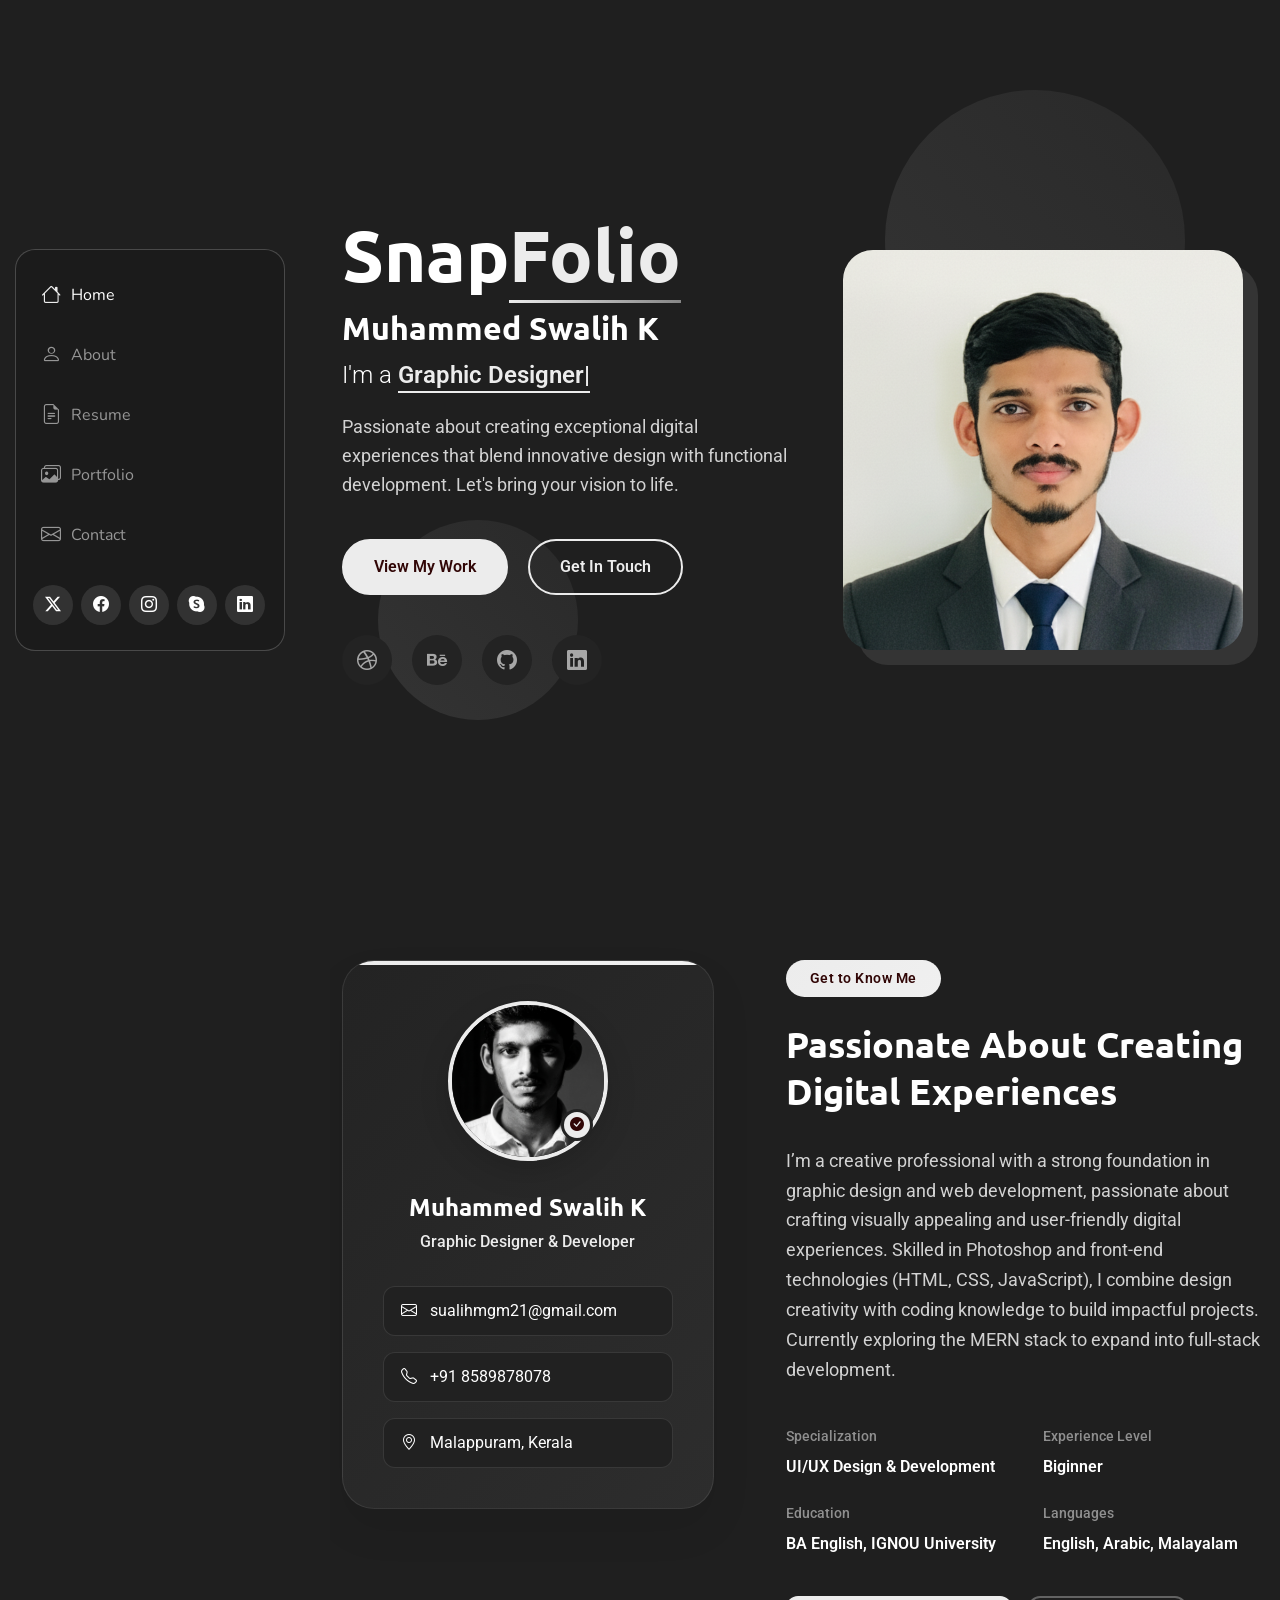
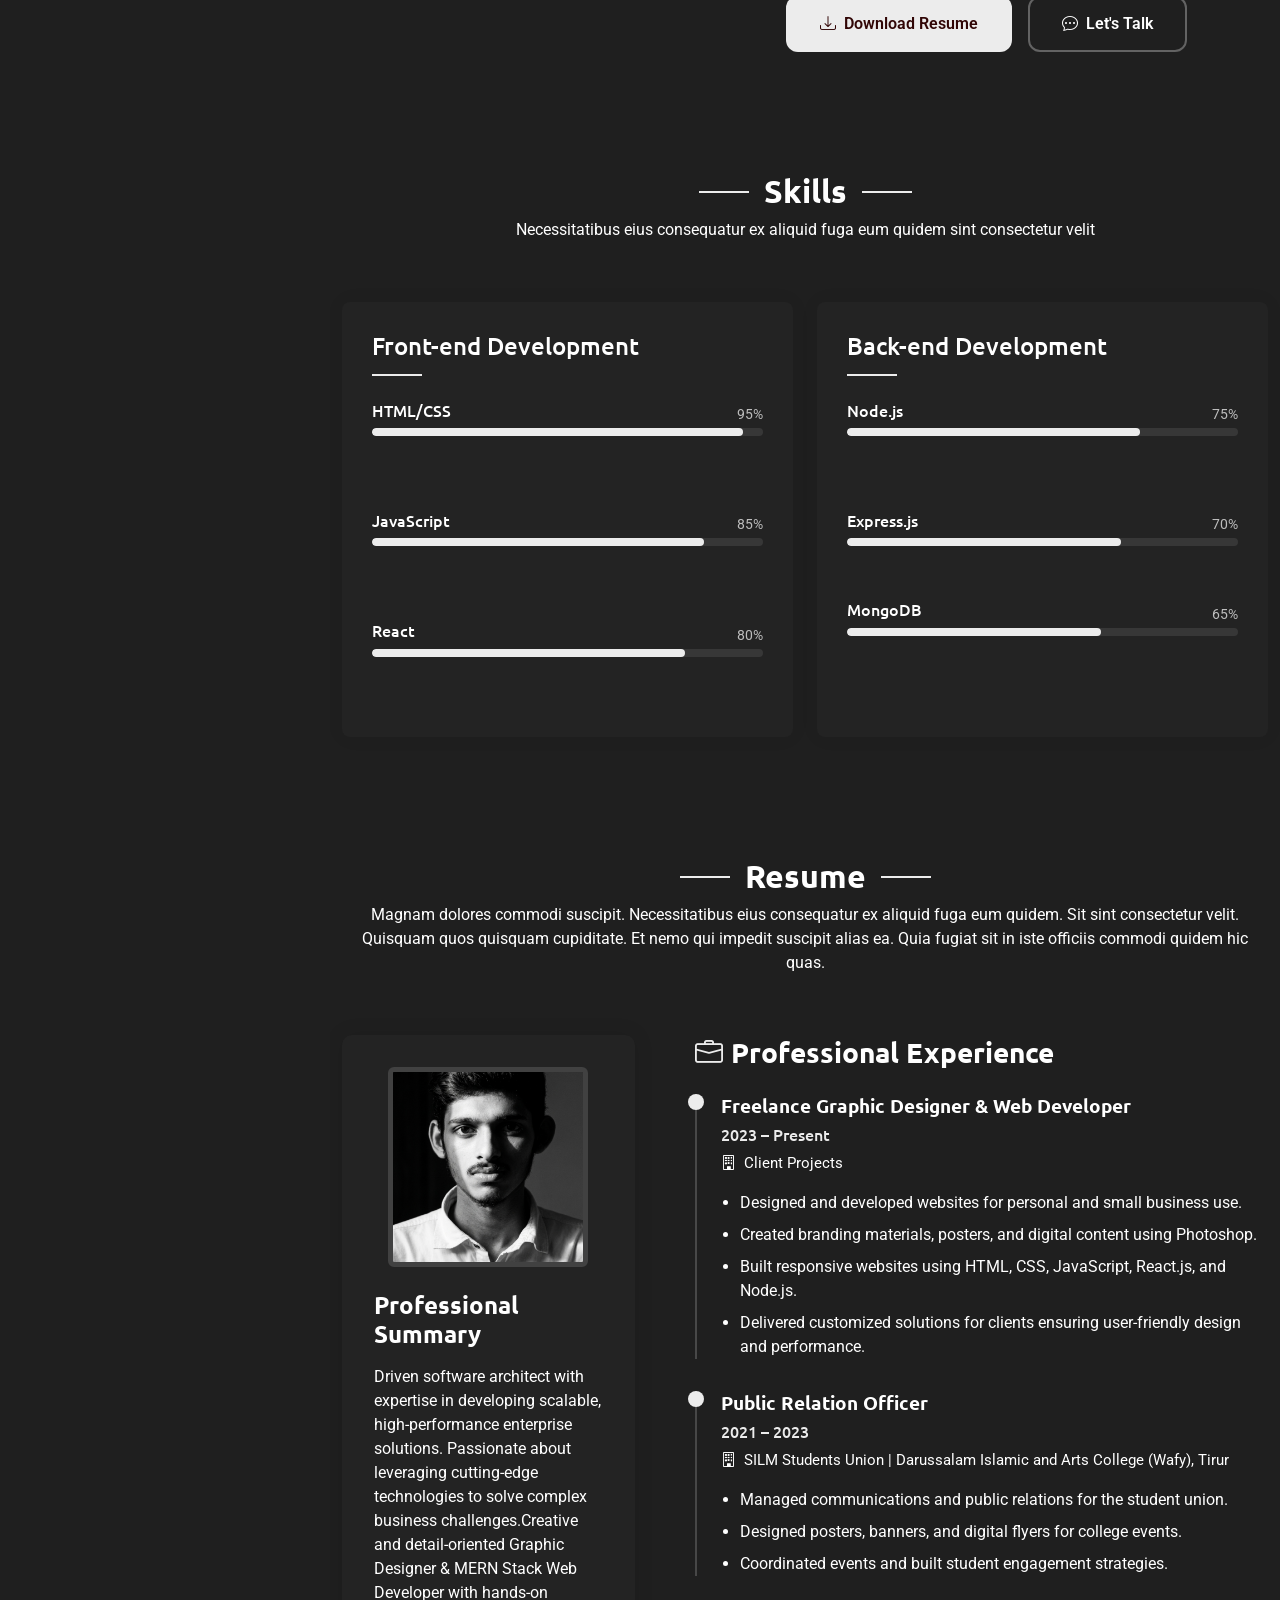
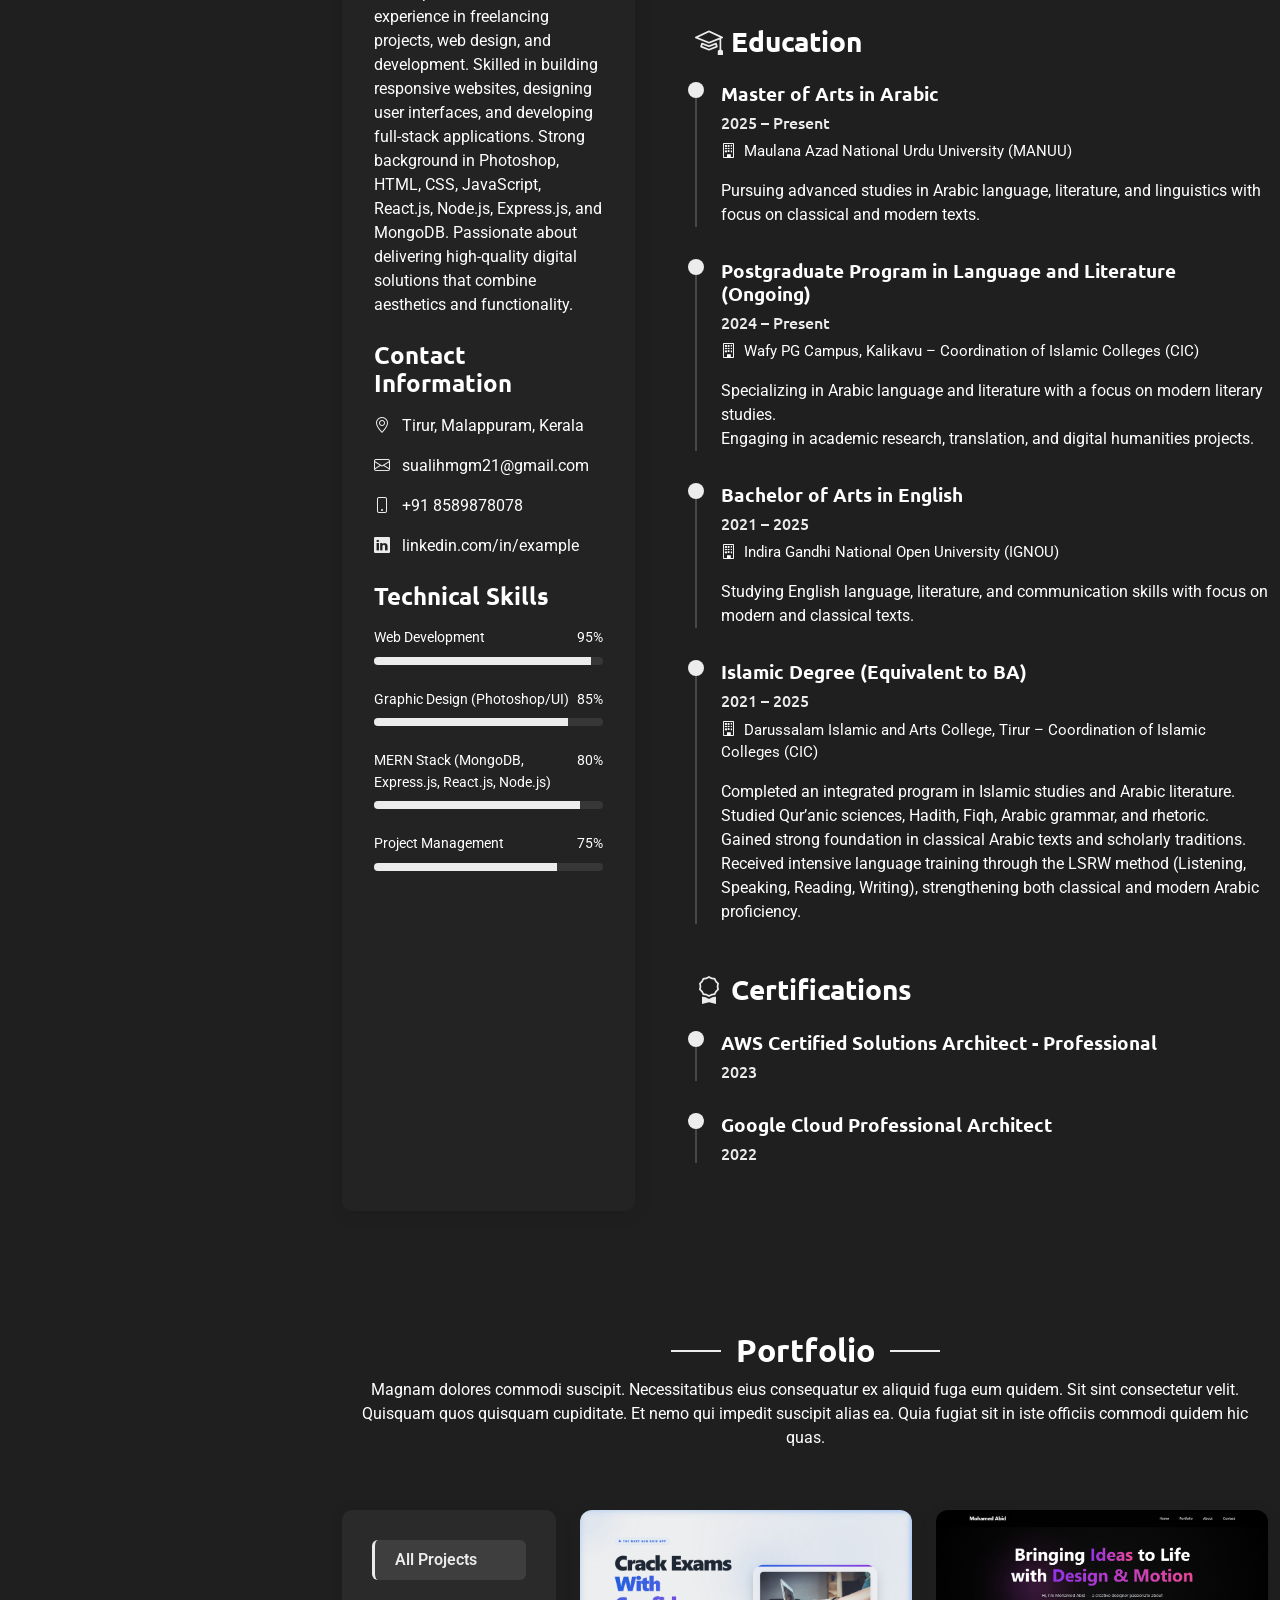
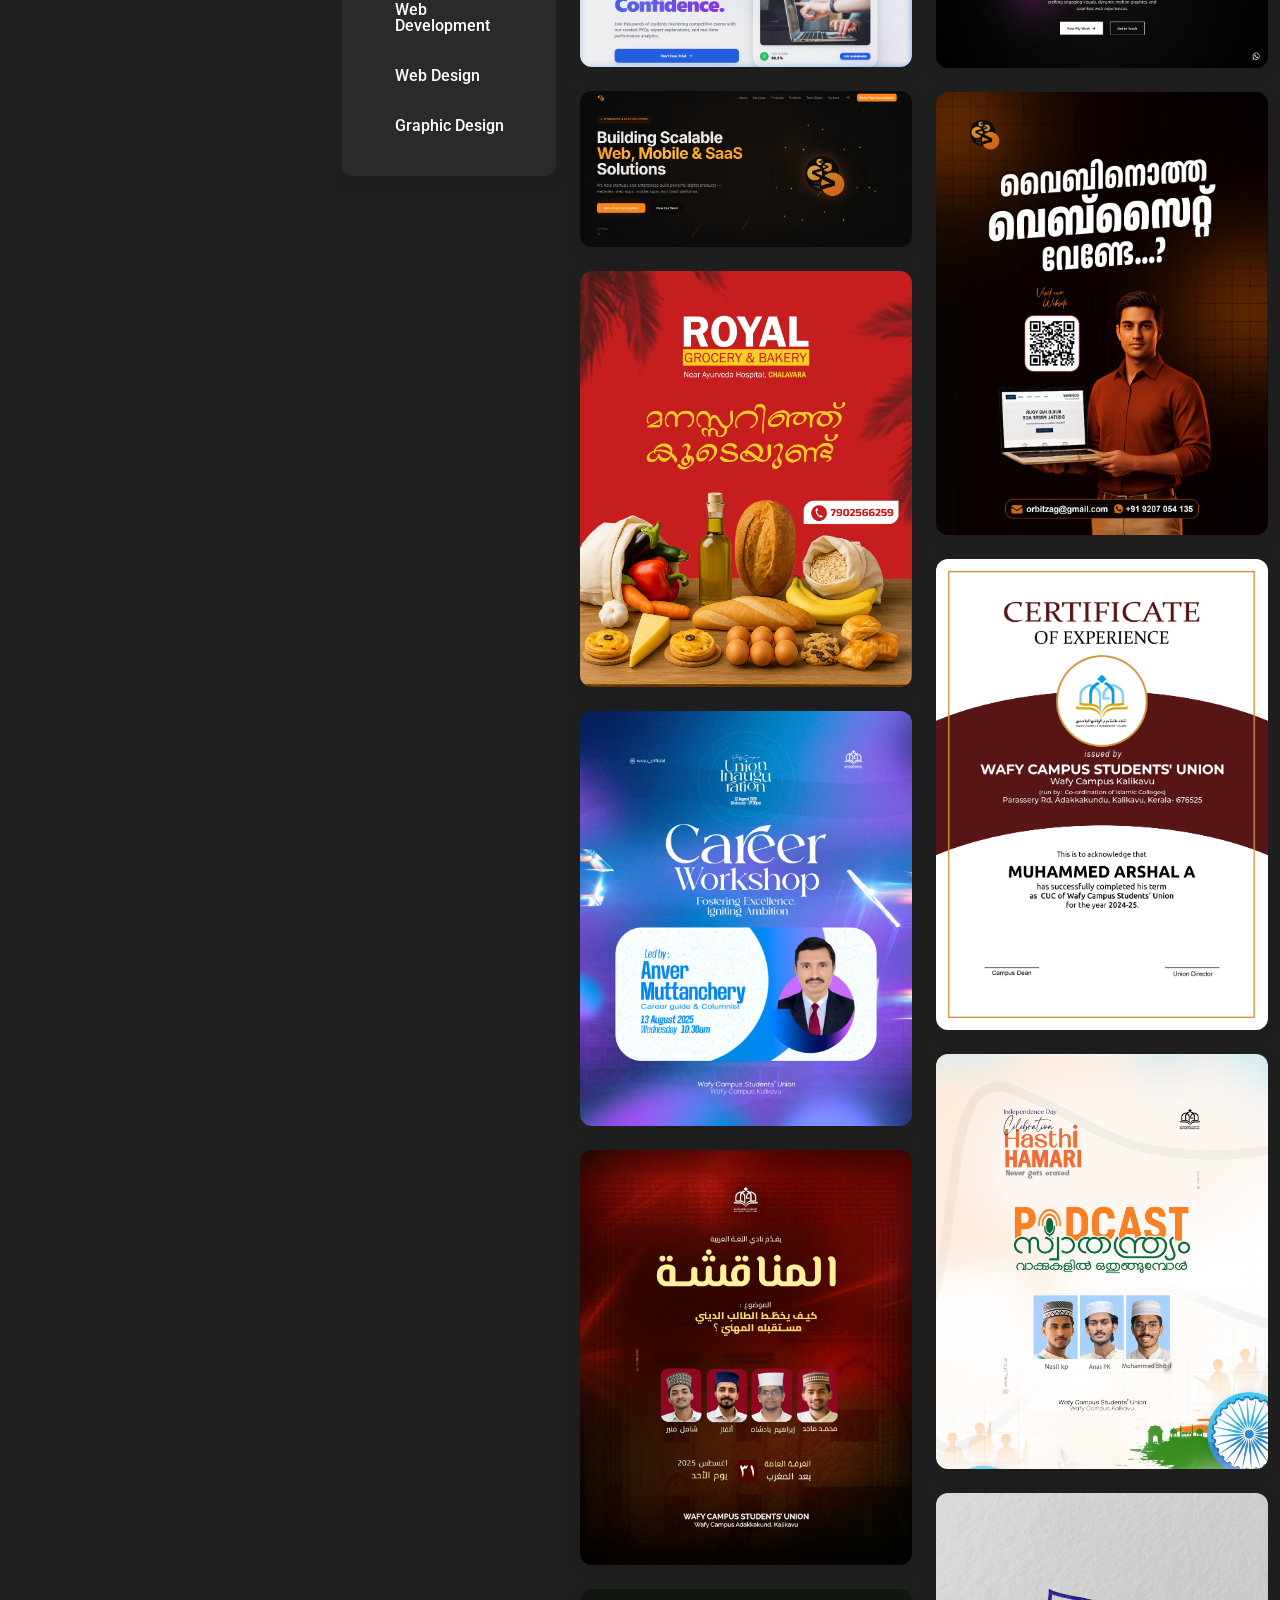
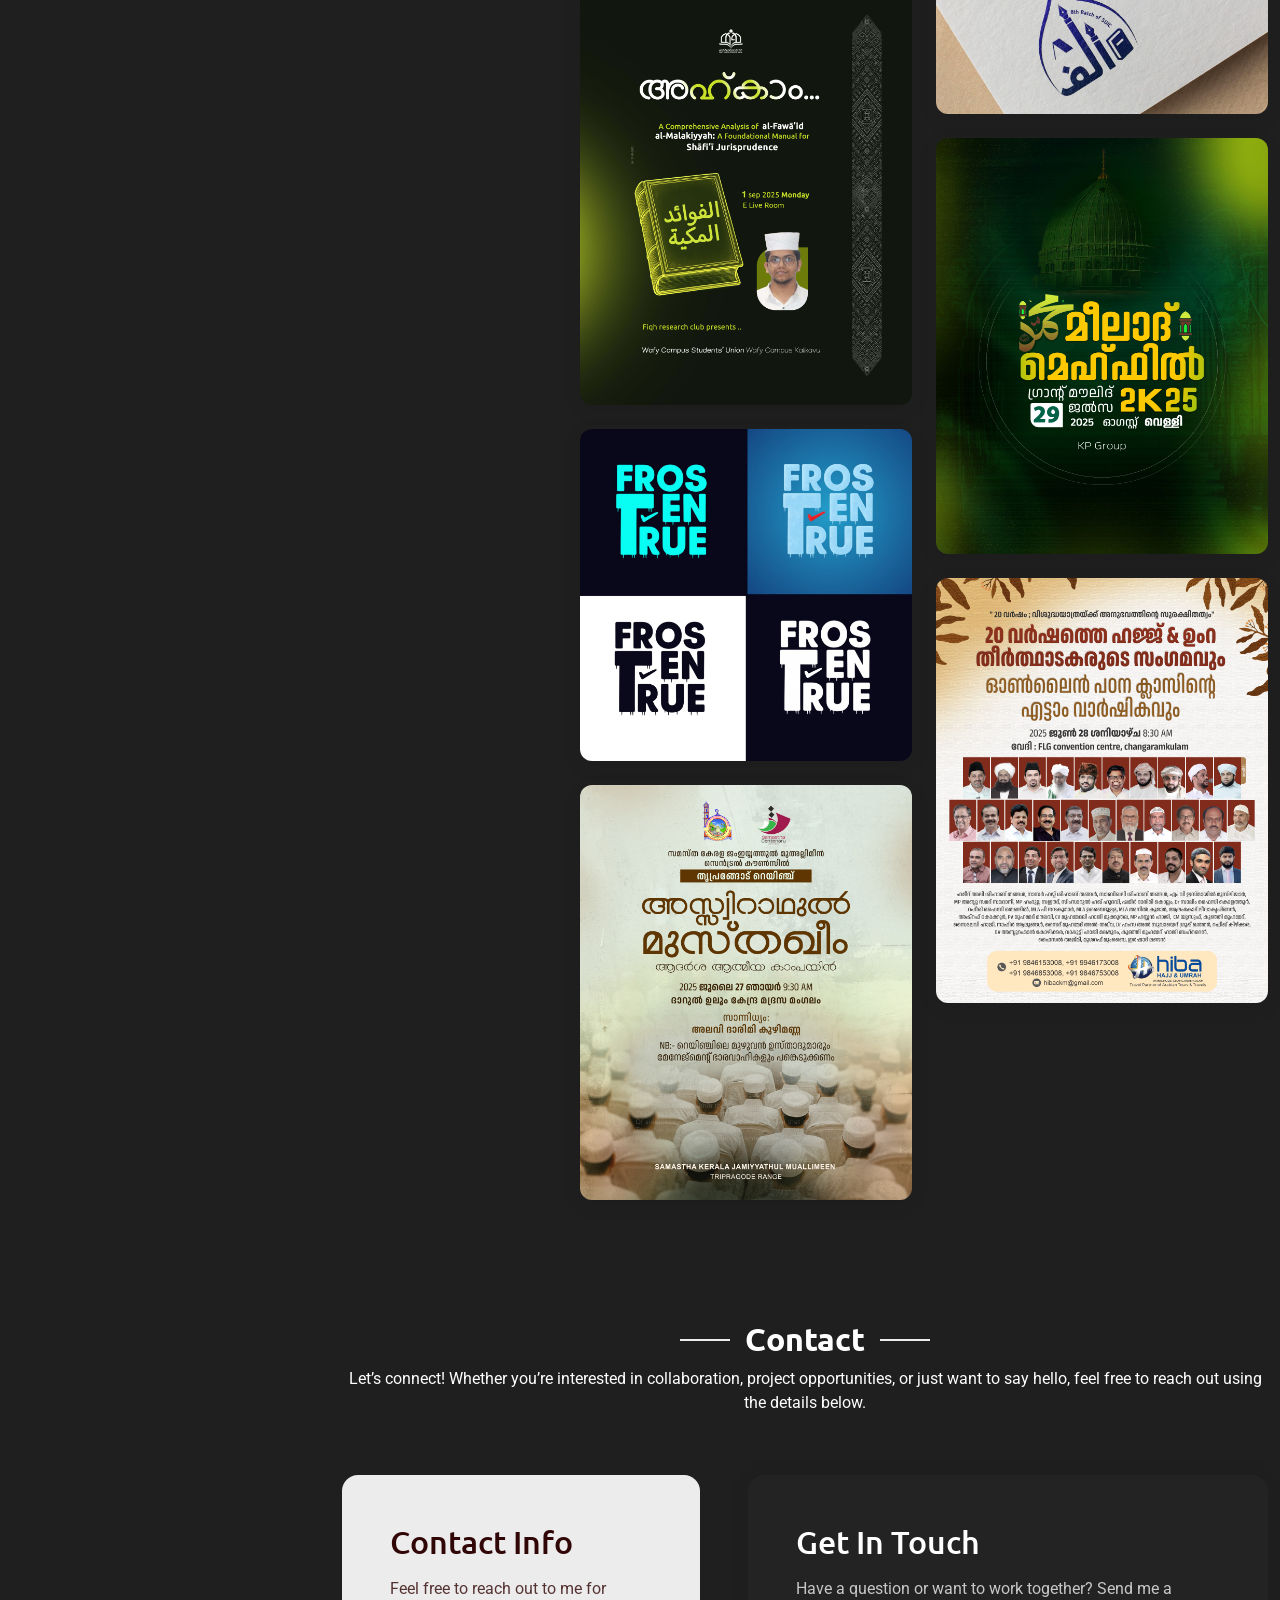
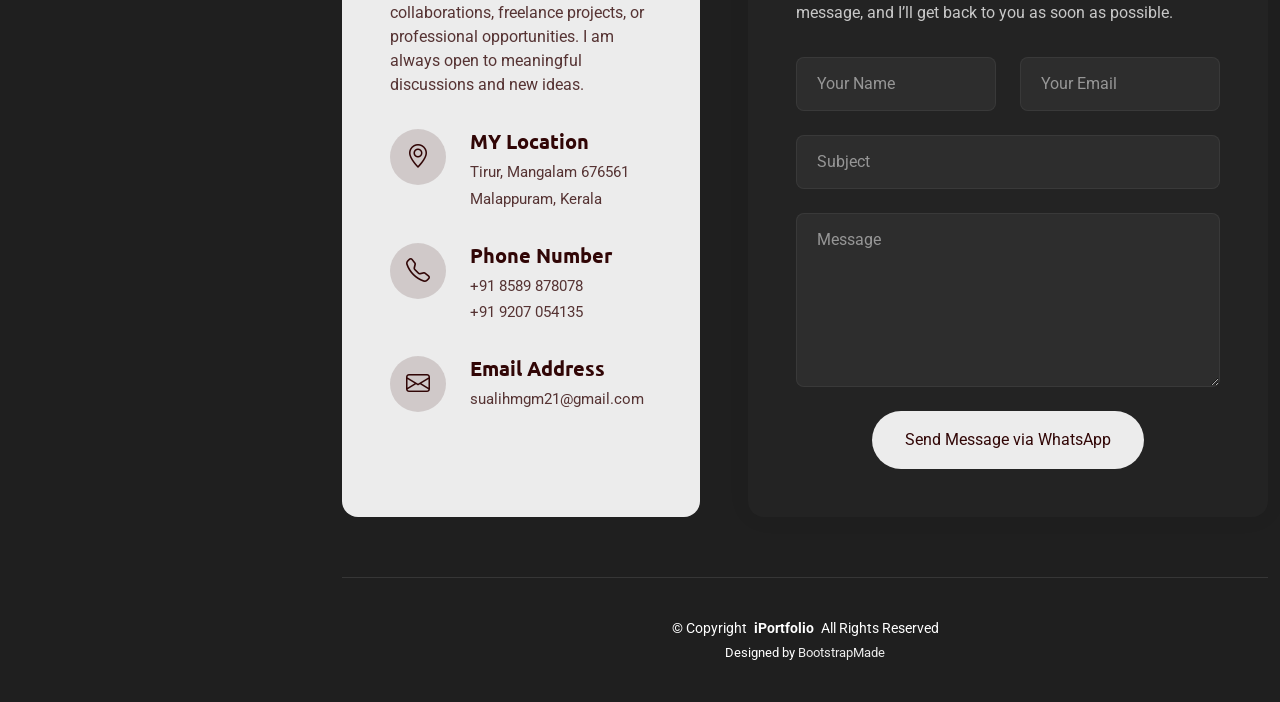
<file: index.html>
<!DOCTYPE html>
<html lang="en">

<head>
  <meta charset="utf-8">
  <meta content="width=device-width, initial-scale=1.0" name="viewport">
  <title>Swalih</title>
  <meta name="description" content="">
  <meta name="keywords" content="">

  <!-- Favicons -->
  <link href="assets/img/favicon.png" rel="icon">
  <link href="assets/img/apple-touch-icon.png" rel="apple-touch-icon">

  <!-- Fonts -->
  <link href="https://fonts.googleapis.com" rel="preconnect">
  <link href="https://fonts.gstatic.com" rel="preconnect" crossorigin>
  <link
    href="https://fonts.googleapis.com/css2?family=Roboto:ital,wght@0,100;0,300;0,400;0,500;0,700;0,900;1,100;1,300;1,400;1,500;1,700;1,900&family=Ubuntu:ital,wght@0,300;0,400;0,500;0,700;1,300;1,400;1,500;1,700&family=Nunito:ital,wght@0,200;0,300;0,400;0,500;0,600;0,700;0,800;0,900;1,200;1,300;1,400;1,500;1,600;1,700;1,800;1,900&display=swap"
    rel="stylesheet">

  <!-- Vendor CSS Files -->
  <link href="assets/vendor/bootstrap/css/bootstrap.min.css" rel="stylesheet">
  <link href="assets/vendor/bootstrap-icons/bootstrap-icons.css" rel="stylesheet">
  <link href="assets/vendor/aos/aos.css" rel="stylesheet">
  <link href="assets/vendor/glightbox/css/glightbox.min.css" rel="stylesheet">
  <link href="assets/vendor/swiper/swiper-bundle.min.css" rel="stylesheet">

  <!-- Main CSS File -->
  <link href="assets/css/main.css" rel="stylesheet">
  <script defer src="./forms/contact.js"></script>

  <!-- =======================================================
  * Template Name: SnapFolio
  * Template URL: https://bootstrapmade.com/snapfolio-bootstrap-portfolio-template/
  * Updated: Jul 21 2025 with Bootstrap v5.3.7
  * Author: BootstrapMade.com
  * License: https://bootstrapmade.com/license/
  ======================================================== -->
</head>

<body class="index-page">

  <header id="header" class="header dark-background d-flex flex-column justify-content-center">
    <i class="header-toggle d-xl-none bi bi-list"></i>

    <div class="header-container d-flex flex-column align-items-start">
      <nav id="navmenu" class="navmenu">
        <ul>
          <li><a href="#hero" class="active"><i class="bi bi-house navicon"></i>Home</a></li>
          <li><a href="#about"><i class="bi bi-person navicon"></i> About</a></li>
          <li><a href="#resume"><i class="bi bi-file-earmark-text navicon"></i> Resume</a></li>
          <li><a href="#portfolio"><i class="bi bi-images navicon"></i> Portfolio</a></li>
          <li style="display: none;"><a href="#services"><i class="bi bi-hdd-stack navicon"></i> Services</a></li>
          <li style="display: none;" class="dropdown"><a href="#"><i class="bi bi-menu-button navicon"></i>
              <span>Dropdown</span> <i class="bi bi-chevron-down toggle-dropdown"></i></a>
            <ul>
              <li><a href="#">Dropdown 1</a></li>
              <li class="dropdown"><a href="#"><span>Deep Dropdown</span> <i
                    class="bi bi-chevron-down toggle-dropdown"></i></a>
                <ul>
                  <li><a href="#">Deep Dropdown 1</a></li>
                  <li><a href="#">Deep Dropdown 2</a></li>
                  <li><a href="#">Deep Dropdown 3</a></li>
                  <li><a href="#">Deep Dropdown 4</a></li>
                  <li><a href="#">Deep Dropdown 5</a></li>
                </ul>
              </li>
              <li><a href="#">Dropdown 2</a></li>
              <li><a href="#">Dropdown 3</a></li>
              <li><a href="#">Dropdown 4</a></li>
            </ul>
          </li>
          <li><a href="#contact"><i class="bi bi-envelope navicon"></i> Contact</a></li>
        </ul>
      </nav>

      <div class="social-links text-center">
        <a href="#" class="twitter"><i class="bi bi-twitter-x"></i></a>
        <a href="#" class="facebook"><i class="bi bi-facebook"></i></a>
        <a href="https://www.instagram.com/swalihmgm?igsh=MWQxdHpqbWxndmw5" class="instagram"><i
            class="bi bi-instagram"></i></a>
        <a href="#" class="google-plus"><i class="bi bi-skype"></i></a>
        <a href="#" class="linkedin"><i class="bi bi-linkedin"></i></a>
      </div>

    </div>

  </header>

  <main class="main">

    <!-- Hero Section -->
    <section id="hero" class="hero section">

      <div class="background-elements">
        <div class="bg-circle circle-1"></div>
        <div class="bg-circle circle-2"></div>
      </div>

      <div class="hero-content">

        <div class="container">
          <div class="row align-items-center">

            <div class="col-lg-6" data-aos="fade-right" data-aos-delay="100">
              <div class="hero-text">
                <h1>Snap<span class="accent-text">Folio</span></h1>
                <h2>Muhammed Swalih K</h2>
                <p class="lead">I'm a <span class="typed"
                    data-typed-items="Graphic Designer, UI/UX Designer, Web Developer"></span></p>
                <p class="description">Passionate about creating exceptional digital experiences that blend innovative
                  design with functional development. Let's bring your vision to life.</p>

                <div class="hero-actions">
                  <a href="#portfolio" class="btn btn-primary">View My Work</a>
                  <a href="#contact" class="btn btn-outline">Get In Touch</a>
                </div>

                <div class="social-links">
                  <a href="#"><i class="bi bi-dribbble"></i></a>
                  <a href="#"><i class="bi bi-behance"></i></a>
                  <a href="#"><i class="bi bi-github"></i></a>
                  <a href="#"><i class="bi bi-linkedin"></i></a>
                </div>
              </div>
            </div>

            <div class="col-lg-6" data-aos="fade-left" data-aos-delay="200">
              <div class="hero-visual">
                <div class="profile-container">
                  <div class="profile-background"></div>
                  <img src="assets/img/profile/profile-2.png" alt="Muhammed swalih" class="profile-image">
                </div>
              </div>
            </div>

          </div>
        </div>
      </div>

    </section><!-- /Hero Section -->

    <!-- About Section -->
    <section id="about" class="about section">

      <div class="container" data-aos="fade-up" data-aos-delay="100">

        <div class="row">
          <div class="col-lg-5" data-aos="zoom-in" data-aos-delay="200">
            <div class="profile-card">
              <div class="profile-header">
                <div class="profile-image">
                  <img src="assets/img/profile/swalih.jpg" alt="Profile Image" class="img-fluid">
                </div>
                <div class="profile-badge">
                  <i class="bi bi-check-circle-fill"></i>
                </div>
              </div>

              <div class="profile-content">
                <h3>Muhammed Swalih K</h3>
                <p class="profession">Graphic Designer &amp; Developer</p>

                <div class="contact-links">
                  <a href="sualihmgm21@gmail.com" class="contact-item">
                    <i class="bi bi-envelope"></i>
                    sualihmgm21@gmail.com
                  </a>
                  <a href="tel:+15551234567" class="contact-item">
                    <i class="bi bi-telephone"></i>
                    +91 8589878078
                  </a>
                  <a href="#" class="contact-item">
                    <i class="bi bi-geo-alt"></i>
                    Malappuram, Kerala
                  </a>
                </div>
              </div>
            </div>
          </div>

          <div class="col-lg-7" data-aos="fade-left" data-aos-delay="300">
            <div class="about-content">
              <div class="section-header">
                <span class="badge-text">Get to Know Me</span>
                <h2>Passionate About Creating Digital Experiences</h2>
              </div>

              <div class="description">
                <p>I’m a creative professional with a strong foundation in graphic design and web development,
                  passionate about crafting visually appealing and user-friendly digital experiences. Skilled in
                  Photoshop and front-end technologies (HTML, CSS, JavaScript), I combine design creativity with coding
                  knowledge to build impactful projects. Currently exploring the MERN stack to expand into full-stack
                  development.</p>

                <!-- <p>Ut enim ad minima veniam, quis nostrum exercitationem ullam corporis suscipit laboriosam, nisi ut aliquid ex ea commodi consequatur.</p> -->
              </div>

              <!-- <div class="stats-grid">
                <div class="stat-item">
                  <div class="stat-number">10+</div>
                  <div class="stat-label">Projects Completed</div>
                </div>
                <div class="stat-item">
                  <div class="stat-number">1+</div>
                  <div class="stat-label">Years Experience</div>
                </div>
                <div class="stat-item">
                  <div class="stat-number">98%</div>
                  <div class="stat-label">Client Satisfaction</div>
                </div>
              </div> -->

              <div class="details-grid">
                <div class="detail-row">
                  <div class="detail-item">
                    <span class="detail-label">Specialization</span>
                    <span class="detail-value">UI/UX Design &amp; Development</span>
                  </div>
                  <div class="detail-item">
                    <span class="detail-label">Experience Level</span>
                    <span class="detail-value">Biginner</span>
                  </div>
                </div>
                <div class="detail-row">
                  <div class="detail-item">
                    <span class="detail-label">Education</span>
                    <span class="detail-value">BA English, IGNOU University</span>
                  </div>
                  <div class="detail-item">
                    <span class="detail-label">Languages</span>
                    <span class="detail-value">English, Arabic, Malayalam</span>
                  </div>
                </div>
              </div>

              <div class="cta-section">
                <a href="#" class="btn btn-primary">
                  <i class="bi bi-download"></i>
                  Download Resume
                </a>
                <a href="#" class="btn btn-outline">
                  <i class="bi bi-chat-dots"></i>
                  Let's Talk
                </a>
              </div>
            </div>
          </div>
        </div>

      </div>

    </section><!-- /About Section -->

    <!-- Stats Section -->
    <!-- <section id="stats" class="stats section light-background">

      <div class="container" data-aos="fade-up" data-aos-delay="100">

        <div class="row justify-content-center">
          <div class="col-lg-10">
            <div class="stats-wrapper">
              <div class="stats-item" data-aos="zoom-in" data-aos-delay="150">
                <div class="icon-wrapper">
                  <i class="bi bi-emoji-smile"></i>
                </div>
                <span data-purecounter-start="0" data-purecounter-end="232" data-purecounter-duration="1" class="purecounter"></span>
                <p>Happy Clients</p>
              </div>

              <div class="stats-item" data-aos="zoom-in" data-aos-delay="200">
                <div class="icon-wrapper">
                  <i class="bi bi-journal-richtext"></i>
                </div>
                <span data-purecounter-start="0" data-purecounter-end="521" data-purecounter-duration="1" class="purecounter"></span>
                <p>Projects</p>
              </div>

              <div class="stats-item" data-aos="zoom-in" data-aos-delay="250">
                <div class="icon-wrapper">
                  <i class="bi bi-headset"></i>
                </div>
                <span data-purecounter-start="0" data-purecounter-end="1463" data-purecounter-duration="1" class="purecounter"></span>
                <p>Hours Of Support</p>
              </div>

              <div class="stats-item" data-aos="zoom-in" data-aos-delay="300">
                <div class="icon-wrapper">
                  <i class="bi bi-people"></i>
                </div>
                <span data-purecounter-start="0" data-purecounter-end="15" data-purecounter-duration="1" class="purecounter"></span>
                <p>Hard Workers</p>
              </div>
            </div>
          </div>
        </div>

      </div>

    </section>/Stats Section -->

    <!-- Skills Section -->
    <section id="skills" class="skills section">

      <!-- Section Title -->
      <div class="container section-title" data-aos="fade-up">
        <h2>Skills</h2>
        <p>Necessitatibus eius consequatur ex aliquid fuga eum quidem sint consectetur velit</p>
      </div><!-- End Section Title -->

      <div class="container" data-aos="fade-up" data-aos-delay="100">

        <div class="row">
          <div class="col-lg-6">
            <div class="skills-category" data-aos="fade-up" data-aos-delay="200">
              <h3>Front-end Development</h3>
              <div class="skills-animation">
                <div class="skill-item">
                  <div class="d-flex justify-content-between align-items-center">
                    <h4>HTML/CSS</h4>
                    <span class="skill-percentage">95%</span>
                  </div>
                  <div class="progress">
                    <div class="progress-bar" role="progressbar" aria-valuenow="95" aria-valuemin="0"
                      aria-valuemax="100"></div>
                  </div>
                  <div class="skill-tooltip">Expert level knowledge of semantic HTML5 and modern CSS3 techniques</div>
                </div>

                <div class="skill-item">
                  <div class="d-flex justify-content-between align-items-center">
                    <h4>JavaScript</h4>
                    <span class="skill-percentage">85%</span>
                  </div>
                  <div class="progress">
                    <div class="progress-bar" role="progressbar" aria-valuenow="85" aria-valuemin="0"
                      aria-valuemax="100"></div>
                  </div>
                  <div class="skill-tooltip">Strong proficiency in ES6+, DOM manipulation, and modern frameworks</div>
                </div>

                <div class="skill-item">
                  <div class="d-flex justify-content-between align-items-center">
                    <h4>React</h4>
                    <span class="skill-percentage">80%</span>
                  </div>
                  <div class="progress">
                    <div class="progress-bar" role="progressbar" aria-valuenow="80" aria-valuemin="0"
                      aria-valuemax="100"></div>
                  </div>
                  <div class="skill-tooltip">Experience with React hooks, state management, and component architecture
                  </div>
                </div>
              </div>
            </div><!-- End Frontend Skills -->
          </div>

          <div class="col-lg-6">
            <div class="skills-category" data-aos="fade-up" data-aos-delay="300">
              <h3>Back-end Development</h3>
              <div class="skills-animation">
                <div class="skill-item">
                  <div class="d-flex justify-content-between align-items-center">
                    <h4>Node.js</h4>
                    <span class="skill-percentage">75%</span>
                  </div>
                  <div class="progress">
                    <div class="progress-bar" role="progressbar" aria-valuenow="75" aria-valuemin="0"
                      aria-valuemax="100"></div>
                  </div>
                  <div class="skill-tooltip">Server-side JavaScript development with Express and REST APIs</div>
                </div>

                <div class="skill-item">
                  <div class="d-flex justify-content-between align-items-center">
                    <h4>Express.js</h4>
                    <span class="skill-percentage">70%</span>
                  </div>
                  <div class="progress">
                    <div class="progress-bar" role="progressbar" aria-valuenow="70" aria-valuemin="0"
                      aria-valuemax="100"></div>
                  </div>
                  <div class="skill-tooltip">Building REST APIs and middleware management</div>
                </div>

                <div class="skill-item">
                  <div class="d-flex justify-content-between align-items-center">
                    <h4>MongoDB</h4>
                    <span class="skill-percentage">65%</span>
                  </div>
                  <div class="progress">
                    <div class="progress-bar" role="progressbar" aria-valuenow="65" aria-valuemin="0"
                      aria-valuemax="100"></div>
                  </div>
                  <div class="skill-tooltip">Database design, queries, and aggregation pipelines</div>
                </div>
              </div>
            </div><!-- End Backend Skills -->
          </div>
        </div>

      </div>

    </section><!-- /Skills Section -->

    <!-- Resume Section -->
    <section id="resume" class="resume section">

      <!-- Section Title -->
      <div class="container section-title" data-aos="fade-up">
        <h2>Resume</h2>
        <p>Magnam dolores commodi suscipit. Necessitatibus eius consequatur ex aliquid fuga eum quidem. Sit sint
          consectetur velit. Quisquam quos quisquam cupiditate. Et nemo qui impedit suscipit alias ea. Quia fugiat sit
          in iste officiis commodi quidem hic quas.</p>
      </div><!-- End Section Title -->

      <div class="container" data-aos="fade-up" data-aos-delay="100">

        <div class="row gy-4">
          <!-- Left column with summary and contact -->
          <div class="col-lg-4">
            <div class="resume-side" data-aos="fade-right" data-aos-delay="100">
              <div class="profile-img mb-4">
                <img src="assets/img/profile/swalih.jpg" alt="Profile" class="img-fluid rounded">
              </div>

              <h3>Professional Summary</h3>
              <p>Driven software architect with expertise in developing scalable, high-performance enterprise solutions.
                Passionate about leveraging cutting-edge technologies to solve complex business challenges.Creative and
                detail-oriented Graphic Designer & MERN Stack Web Developer with hands-on experience in freelancing
                projects, web design, and development. Skilled in building responsive websites, designing user
                interfaces, and developing full-stack applications. Strong background in Photoshop, HTML, CSS,
                JavaScript, React.js, Node.js, Express.js, and MongoDB. Passionate about delivering high-quality digital
                solutions that combine aesthetics and functionality.</p>

              <h3 class="mt-4">Contact Information</h3>
              <ul class="contact-info list-unstyled">
                <li><i class="bi bi-geo-alt"></i> Tirur, Malappuram, Kerala</li>
                <li><i class="bi bi-envelope"></i> sualihmgm21@gmail.com</li>
                <li><i class="bi bi-phone"></i> +91 8589878078</li>
                <li><i class="bi bi-linkedin"></i> linkedin.com/in/example</li>
              </ul>

              <div class="skills-animation mt-4">
                <h3>Technical Skills</h3>
                <div class="skill-item">
                  <div class="d-flex justify-content-between">
                    <span>Web Development</span>
                    <span>95%</span>
                  </div>
                  <div class="progress">
                    <div class="progress-bar" role="progressbar" aria-valuenow="95" aria-valuemin="0"
                      aria-valuemax="100"></div>
                  </div>
                </div>

                <div class="skill-item">
                  <div class="d-flex justify-content-between">
                    <span>Graphic Design (Photoshop/UI)</span>
                    <span>85%</span>
                  </div>
                  <div class="progress">
                    <div class="progress-bar" role="progressbar" aria-valuenow="85" aria-valuemin="0"
                      aria-valuemax="100"></div>
                  </div>
                </div>

                <div class="skill-item">
                  <div class="d-flex justify-content-between">
                    <span>MERN Stack (MongoDB, Express.js, React.js, Node.js)</span>
                    <span>80%</span>
                  </div>
                  <div class="progress">
                    <div class="progress-bar" role="progressbar" aria-valuenow="90" aria-valuemin="0"
                      aria-valuemax="100"></div>
                  </div>
                </div>

                <div class="skill-item">
                  <div class="d-flex justify-content-between">
                    <span>Project Management</span>
                    <span>75%</span>
                  </div>
                  <div class="progress">
                    <div class="progress-bar" role="progressbar" aria-valuenow="80" aria-valuemin="0"
                      aria-valuemax="100"></div>
                  </div>
                </div>
              </div>
            </div>
          </div>

          <!-- Right column with experience and education -->
          <div class="col-lg-8 ps-4 ps-lg-5">
            <!-- Experience Section -->
            <div class="resume-section" data-aos="fade-up">
              <h3><i class="bi bi-briefcase me-2"></i>Professional Experience</h3>

              <div class="resume-item">
                <h4>Freelance Graphic Designer & Web Developer</h4>
                <h5>2023 – Present</h5>
                <p class="company"><i class="bi bi-building"></i>Client Projects</p>
                <ul>
                  <li>Designed and developed websites for personal and small business use.</li>
                  <li>Created branding materials, posters, and digital content using Photoshop.</li>
                  <li>Built responsive websites using HTML, CSS, JavaScript, React.js, and Node.js.</li>
                  <li>Delivered customized solutions for clients ensuring user-friendly design and performance.</li>
                </ul>
              </div>

              <div class="resume-item">
                <h4>Public Relation Officer</h4>
                <h5>2021 – 2023</h5>
                <p class="company"><i class="bi bi-building"></i>SILM Students Union | Darussalam Islamic and Arts
                  College (Wafy), Tirur</p>
                <ul>
                  <li>Managed communications and public relations for the student union.</li>
                  <li>Designed posters, banners, and digital flyers for college events.</li>
                  <li>Coordinated events and built student engagement strategies.</li>
                </ul>
              </div>
            </div>

            <!-- Education Section -->
            <div class="resume-section" data-aos="fade-up" data-aos-delay="100">
              <h3><i class="bi bi-mortarboard me-2"></i>Education</h3>

              <div class="resume-item">
                <h4>Master of Arts in Arabic</h4>
                <h5>2025 – Present</h5>
                <p class="company"><i class="bi bi-building"></i>Maulana Azad National Urdu University (MANUU)</p>
                <p>Pursuing advanced studies in Arabic language, literature, and linguistics with focus on classical and
                  modern texts.</p>
              </div>

              <div class="resume-item">
                <h4>Postgraduate Program in Language and Literature (Ongoing)</h4>
                <h5>2024 – Present</h5>
                <p class="company"><i class="bi bi-building"></i>Wafy PG Campus, Kalikavu – Coordination of Islamic
                  Colleges (CIC)</p>
                <p>Specializing in Arabic language and literature with a focus on modern literary studies.</p>
                <p>Engaging in academic research, translation, and digital humanities projects.</p>
              </div>

              <div class="resume-item">
                <h4>Bachelor of Arts in English</h4>
                <h5>2021 – 2025</h5>
                <p class="company"><i class="bi bi-building"></i>Indira Gandhi National Open University (IGNOU)</p>
                <p>Studying English language, literature, and communication skills with focus on modern and classical
                  texts.</p>
              </div>

              <div class="resume-item">
                <h4>Islamic Degree (Equivalent to BA)</h4>
                <h5>2021 – 2025</h5>
                <p class="company"><i class="bi bi-building"></i>Darussalam Islamic and Arts College, Tirur –
                  Coordination of Islamic Colleges (CIC)</p>
                <p>Completed an integrated program in Islamic studies and Arabic literature.</p>
                <p>Studied Qur’anic sciences, Hadith, Fiqh, Arabic grammar, and rhetoric.</p>
                <p>Gained strong foundation in classical Arabic texts and scholarly traditions.</p>
                <p>Received intensive language training through the LSRW method (Listening, Speaking, Reading, Writing),
                  strengthening both classical and modern Arabic proficiency.</p>
              </div>

            </div>

            <!-- Certifications Section -->
            <div class="resume-section" data-aos="fade-up" data-aos-delay="200">
              <h3><i class="bi bi-award me-2"></i>Certifications</h3>

              <div class="resume-item">
                <h4>AWS Certified Solutions Architect - Professional</h4>
                <h5>2023</h5>
              </div>

              <div class="resume-item">
                <h4>Google Cloud Professional Architect</h4>
                <h5>2022</h5>
              </div>
            </div>
          </div>
        </div>

      </div>

    </section><!-- /Resume Section -->

    <!-- Portfolio Section -->
    <section id="portfolio" class="portfolio section">

      <!-- Section Title -->
      <div class="container section-title" data-aos="fade-up">
        <h2>Portfolio</h2>
        <p>Magnam dolores commodi suscipit. Necessitatibus eius consequatur ex aliquid fuga eum quidem. Sit sint
          consectetur velit. Quisquam quos quisquam cupiditate. Et nemo qui impedit suscipit alias ea. Quia fugiat sit
          in iste officiis commodi quidem hic quas.</p>
      </div><!-- End Section Title -->

      <div class="container" data-aos="fade-up" data-aos-delay="100">

        <div class="isotope-layout" data-default-filter="*" data-layout="masonry" data-sort="original-order">

          <div class="row">
            <div class="col-lg-3 filter-sidebar">
              <div class="filters-wrapper" data-aos="fade-right" data-aos-delay="150">
                <ul class="portfolio-filters isotope-filters">
                  <li data-filter="*" class="filter-active">All Projects</li>
                  <li data-filter=".filter-photography">Web Development</li>
                  <li data-filter=".filter-design">Web Design</li>
                  <!-- <li data-filter=".filter-automotive">Automotive</li> -->
                  <li data-filter=".filter-nature">Graphic Design</li>
                </ul>
              </div>
            </div>

            <div class="col-lg-9">
              <div class="row gy-4 portfolio-container isotope-container" data-aos="fade-up" data-aos-delay="200">

                <div class="col-lg-6 col-md-6 portfolio-item isotope-item filter-photography">
                  <div class="portfolio-wrap">
                    <img src="assets/img/portfolio/quixart-design.png" class="img-fluid" alt="Quixart Quiz App"
                      loading="lazy">
                    <div class="portfolio-info">
                      <div class="content">
                        <span class="category">Web Development</span>
                        <h4>Quixart Quiz App</h4>
                        <div class="portfolio-links">
                          <a href="assets/img/portfolio/quixart-design.png" class="glightbox"
                            title="Quixart - Crack Exams With Confidence"><i class="bi bi-plus-lg"></i></a>
                          <a href="quixart-details.html" title="More Details"><i class="bi bi-arrow-right"></i></a>
                        </div>
                      </div>
                    </div>
                  </div>
                </div><!-- End Portfolio Item -->

                <div class="col-lg-6 col-md-6 portfolio-item isotope-item filter-design">
                  <div class="portfolio-wrap">
                    <img src="assets/img/portfolio/mohamed-abid-design.png" class="img-fluid"
                      alt="Mohamed Abid Portfolio" loading="lazy">
                    <div class="portfolio-info">
                      <div class="content">
                        <span class="category">Web Design</span>
                        <h4>Mohamed Abid Portfolio</h4>
                        <div class="portfolio-links">
                          <a href="assets/img/portfolio/mohamed-abid-design.png" class="glightbox"
                            title="Mohamed Abid - Bringing Ideas to Life with Design & Motion"><i
                              class="bi bi-plus-lg"></i></a>
                          <a href="mohamed-abid-details.html" title="More Details"><i class="bi bi-arrow-right"></i></a>
                        </div>
                      </div>
                    </div>
                  </div>
                </div><!-- End Portfolio Item -->

                <div class="col-lg-6 col-md-6 portfolio-item isotope-item filter-design">
                  <div class="portfolio-wrap">
                    <img src="assets/img/portfolio/orbitzag-design.png" class="img-fluid"
                      alt="Orbitzag Portfolio" loading="lazy">
                    <div class="portfolio-info">
                      <div class="content">
                        <span class="category">Web Design</span>
                        <h4>Orbitzag Portfolio</h4>
                        <div class="portfolio-links">
                          <a href="assets/img/portfolio/orbitzag-design.png" class="glightbox"
                            title="Orbitzag - Building Scalable Web, Mobile & SaaS Solutions"><i
                              class="bi bi-plus-lg"></i></a>
                          <a href="orbitzag-details.html" title="More Details"><i class="bi bi-arrow-right"></i></a>
                        </div>
                      </div>
                    </div>
                  </div>
                </div><!-- End Portfolio Item -->

                <div class="col-lg-6 col-md-6 portfolio-item isotope-item filter-nature">
                  <div class="portfolio-wrap">
                    <img src="assets/img/portfolio/orbitzag-poster.jpg" class="img-fluid" alt="OrbitZag Website Poster"
                      loading="lazy">
                    <div class="portfolio-info">
                      <div class="content">
                        <span class="category">Graphic Design</span>
                        <h4>OrbitZag Website Poster</h4>
                        <div class="portfolio-links">
                          <a href="assets/img/portfolio/orbitzag-poster.jpg" class="glightbox"
                            title="OrbitZag - Innovative Tech Solutions Poster"><i class="bi bi-plus-lg"></i></a>
                        </div>
                      </div>
                    </div>
                  </div>
                </div><!-- End Portfolio Item -->

                <div class="col-lg-6 col-md-6 portfolio-item isotope-item filter-nature">
                  <div class="portfolio-wrap">
                    <img src="assets/img/portfolio/royal-bakes.png" class="img-fluid" alt="Royal Bakes Poster"
                      loading="lazy">
                    <div class="portfolio-info">
                      <div class="content">
                        <span class="category">Graphic Design</span>
                        <h4>Royal Bakes Poster</h4>
                        <div class="portfolio-links">
                          <a href="assets/img/portfolio/royal-bakes.png" class="glightbox"
                            title="Royal Bakes - Bakery Branding"><i class="bi bi-plus-lg"></i></a>
                        </div>
                      </div>
                    </div>
                  </div>
                </div><!-- End Portfolio Item -->

                <div class="col-lg-6 col-md-6 portfolio-item isotope-item filter-nature">
                  <div class="portfolio-wrap">
                    <img src="assets/img/portfolio/arshal.jpg" class="img-fluid" alt="Arshal Poster"
                      loading="lazy">
                    <div class="portfolio-info">
                      <div class="content">
                        <span class="category">Graphic Design</span>
                        <h4>Arshal Poster</h4>
                        <div class="portfolio-links">
                          <a href="assets/img/portfolio/arshal.jpg" class="glightbox"
                            title="Arshal - Visual Design"><i class="bi bi-plus-lg"></i></a>
                        </div>
                      </div>
                    </div>
                  </div>
                </div><!-- End Portfolio Item -->

                <div class="col-lg-6 col-md-6 portfolio-item isotope-item filter-nature">
                  <div class="portfolio-wrap">
                    <img src="assets/img/portfolio/career-guide.jpg" class="img-fluid" alt="Career Guide Poster"
                      loading="lazy">
                    <div class="portfolio-info">
                      <div class="content">
                        <span class="category">Graphic Design</span>
                        <h4>Career Guide Poster</h4>
                        <div class="portfolio-links">
                          <a href="assets/img/portfolio/career-guide.jpg" class="glightbox"
                            title="Career Guide - Educational Poster"><i class="bi bi-plus-lg"></i></a>
                        </div>
                      </div>
                    </div>
                  </div>
                </div><!-- End Portfolio Item -->

                <div class="col-lg-6 col-md-6 portfolio-item isotope-item filter-nature">
                  <div class="portfolio-wrap">
                    <img src="assets/img/portfolio/independence-day-podcast.jpg" class="img-fluid" alt="Independence Day Podcast"
                      loading="lazy">
                    <div class="portfolio-info">
                      <div class="content">
                        <span class="category">Graphic Design</span>
                        <h4>Independence Day Podcast</h4>
                        <div class="portfolio-links">
                          <a href="assets/img/portfolio/independence-day-podcast.jpg" class="glightbox"
                            title="Independence Day Podcast - Poster Design"><i class="bi bi-plus-lg"></i></a>
                        </div>
                      </div>
                    </div>
                  </div>
                </div><!-- End Portfolio Item -->

                <div class="col-lg-6 col-md-6 portfolio-item isotope-item filter-nature">
                  <div class="portfolio-wrap">
                    <img src="assets/img/portfolio/munaqasha.jpg" class="img-fluid" alt="Munaqasha Poster"
                      loading="lazy">
                    <div class="portfolio-info">
                      <div class="content">
                        <span class="category">Graphic Design</span>
                        <h4>Munaqasha Poster</h4>
                        <div class="portfolio-links">
                          <a href="assets/img/portfolio/munaqasha.jpg" class="glightbox"
                            title="Munaqasha - Event Poster"><i class="bi bi-plus-lg"></i></a>
                        </div>
                      </div>
                    </div>
                  </div>
                </div><!-- End Portfolio Item -->

                <div class="col-lg-6 col-md-6 portfolio-item isotope-item filter-nature">
                  <div class="portfolio-wrap">
                    <img src="assets/img/portfolio/suic-logo.jpg" class="img-fluid" alt="SUIC 8th Batch Logo"
                      loading="lazy">
                    <div class="portfolio-info">
                      <div class="content">
                        <span class="category">Graphic Design</span>
                        <h4>SUIC 8th Batch Logo</h4>
                        <div class="portfolio-links">
                          <a href="assets/img/portfolio/suic-logo.jpg" class="glightbox"
                            title="SUIC 8th Batch - Logo Design"><i class="bi bi-plus-lg"></i></a>
                        </div>
                      </div>
                    </div>
                  </div>
                </div><!-- End Portfolio Item -->

                <div class="col-lg-6 col-md-6 portfolio-item isotope-item filter-nature">
                  <div class="portfolio-wrap">
                    <img src="assets/img/portfolio/ahkam.jpg" class="img-fluid" alt="Ahkam Poster"
                      loading="lazy">
                    <div class="portfolio-info">
                      <div class="content">
                        <span class="category">Graphic Design</span>
                        <h4>Ahkam Poster</h4>
                        <div class="portfolio-links">
                          <a href="assets/img/portfolio/ahkam.jpg" class="glightbox"
                            title="Ahkam - Visual Design"><i class="bi bi-plus-lg"></i></a>
                        </div>
                      </div>
                    </div>
                  </div>
                </div><!-- End Portfolio Item -->

                <div class="col-lg-6 col-md-6 portfolio-item isotope-item filter-nature">
                  <div class="portfolio-wrap">
                    <img src="assets/img/portfolio/kp-group-meelad.jpg" class="img-fluid" alt="KP Group Meelad Poster"
                      loading="lazy">
                    <div class="portfolio-info">
                      <div class="content">
                        <span class="category">Graphic Design</span>
                        <h4>KP Group Meelad Poster</h4>
                        <div class="portfolio-links">
                          <a href="assets/img/portfolio/kp-group-meelad.jpg" class="glightbox"
                            title="KP Group Meelad - Celebration Poster"><i class="bi bi-plus-lg"></i></a>
                        </div>
                      </div>
                    </div>
                  </div>
                </div><!-- End Portfolio Item -->

                <div class="col-lg-6 col-md-6 portfolio-item isotope-item filter-nature">
                  <div class="portfolio-wrap">
                    <img src="assets/img/portfolio/frozen-true.jpg" class="img-fluid" alt="Frozen True Poster"
                      loading="lazy">
                    <div class="portfolio-info">
                      <div class="content">
                        <span class="category">Graphic Design</span>
                        <h4>Frozen True Poster</h4>
                        <div class="portfolio-links">
                          <a href="assets/img/portfolio/frozen-true.jpg" class="glightbox"
                            title="Frozen True - Brand Design"><i class="bi bi-plus-lg"></i></a>
                        </div>
                      </div>
                    </div>
                  </div>
                </div><!-- End Portfolio Item -->

                <div class="col-lg-6 col-md-6 portfolio-item isotope-item filter-nature">
                  <div class="portfolio-wrap">
                    <img src="assets/img/portfolio/hiba-travals.jpg" class="img-fluid" alt="Hiba Travels Poster"
                      loading="lazy">
                    <div class="portfolio-info">
                      <div class="content">
                        <span class="category">Graphic Design</span>
                        <h4>Hiba Travels Poster</h4>
                        <div class="portfolio-links">
                          <a href="assets/img/portfolio/hiba-travals.jpg" class="glightbox"
                            title="Hiba Travels - 20th Anniversary Poster"><i class="bi bi-plus-lg"></i></a>
                        </div>
                      </div>
                    </div>
                  </div>
                </div><!-- End Portfolio Item -->

                <div class="col-lg-6 col-md-6 portfolio-item isotope-item filter-nature">
                  <div class="portfolio-wrap">
                    <img src="assets/img/portfolio/range.jpg" class="img-fluid" alt="Range Poster"
                      loading="lazy">
                    <div class="portfolio-info">
                      <div class="content">
                        <span class="category">Graphic Design</span>
                        <h4>Range Poster</h4>
                        <div class="portfolio-links">
                          <a href="assets/img/portfolio/range.jpg" class="glightbox"
                            title="Range - Visual Artwork"><i class="bi bi-plus-lg"></i></a>
                        </div>
                      </div>
                    </div>
                  </div>
                </div><!-- End Portfolio Item -->

              </div><!-- End Portfolio Container -->
            </div>
          </div>

        </div>

      </div>

    </section><!-- /Portfolio Section -->

    <!-- Services Section -->
    <section id="services" class="services section" style="display: none;">

      <!-- Section Title -->
      <div class="container section-title" data-aos="fade-up">
        <h2>Services</h2>
        <p>Necessitatibus eius consequatur ex aliquid fuga eum quidem sint consectetur velit</p>
      </div><!-- End Section Title -->

      <div class="container" data-aos="fade-up" data-aos-delay="100">

        <div class="service-header">
          <div class="row align-items-center">
            <div class="col-lg-8 col-md-12">
              <div class="service-intro">
                <h2 class="service-heading">
                  <div>Innovative business</div>
                  <div><span>performance solutions</span></div>
                </h2>
              </div>
            </div>
            <div class="col-lg-4 col-md-12">
              <div class="service-summary">
                <p>
                  We integrate forward-thinking strategies, creative approaches, and state-of-the-art technologies to
                  deliver exceptional customer experiences that drive growth and engage target markets.
                </p>
                <a href="services.html" class="service-btn">
                  View All Services
                  <i class="bi bi-arrow-right"></i>
                </a>
              </div>
            </div>
          </div>
        </div>

        <div class="row justify-content-center">
          <div class="col-lg-4 col-md-6" data-aos="fade-up" data-aos-delay="100">
            <div class="service-card position-relative z-1">
              <div class="service-icon">
                <i class="bi bi-palette"></i>
              </div>
              <a href="service-details.html"
                class="card-action d-flex align-items-center justify-content-center rounded-circle">
                <i class="bi bi-arrow-up-right"></i>
              </a>
              <h3>
                <a href="service-details.html">
                  Creative <span>branding</span>
                </a>
              </h3>
              <p>
                Nulla facilisi. Maecenas eget magna neque. Suspendisse potenti. Curabitur eleifend nisi non magna
                vulputate, vel condimentum libero tempus. Proin consectetur feugiat diam.
              </p>
            </div>
          </div>
          <div class="col-lg-4 col-md-6" data-aos="fade-up" data-aos-delay="200">
            <div class="service-card position-relative z-1">
              <div class="service-icon">
                <i class="bi bi-gem"></i>
              </div>
              <a href="service-details.html"
                class="card-action d-flex align-items-center justify-content-center rounded-circle">
                <i class="bi bi-arrow-up-right"></i>
              </a>
              <h3>
                <a href="service-details.html">
                  Design <span>systems</span>
                </a>
              </h3>
              <p>
                Praesent euismod varius tellus, vel bibendum nunc interdum at. Donec vehicula diam vel metus venenatis
                convallis. Aliquam erat volutpat. Etiam viverra magna sit amet.
              </p>
            </div>
          </div>
          <div class="col-lg-4 col-md-6" data-aos="fade-up" data-aos-delay="300">
            <div class="service-card position-relative z-1">
              <div class="service-icon">
                <i class="bi bi-megaphone"></i>
              </div>
              <a href="service-details.html"
                class="card-action d-flex align-items-center justify-content-center rounded-circle">
                <i class="bi bi-arrow-up-right"></i>
              </a>
              <h3>
                <a href="service-details.html">
                  Marketing <span>strategies</span>
                </a>
              </h3>
              <p>
                Vivamus tempor velit id magna dictum, sed fermentum nisi faucibus. Integer nec pretium sapien. Fusce
                tincidunt ligula et purus consequat, ac pellentesque nulla eleifend.
              </p>
            </div>
          </div>
          <div class="col-lg-4 col-md-6" data-aos="fade-up" data-aos-delay="100">
            <div class="service-card position-relative z-1">
              <div class="service-icon">
                <i class="bi bi-code-slash"></i>
              </div>
              <a href="service-details.html"
                class="card-action d-flex align-items-center justify-content-center rounded-circle">
                <i class="bi bi-arrow-up-right"></i>
              </a>
              <h3>
                <a href="service-details.html">
                  Digital <span>platforms</span>
                </a>
              </h3>
              <p>
                Cras fermentum odio eu feugiat malesuada. Vestibulum ante ipsum primis in faucibus orci luctus et
                accumsan cursus. Morbi placerat nulla vel nunc viverra accumsan.
              </p>
            </div>
          </div>
          <div class="col-lg-4 col-md-6" data-aos="fade-up" data-aos-delay="200">
            <div class="service-card position-relative z-1">
              <div class="service-icon">
                <i class="bi bi-graph-up"></i>
              </div>
              <a href="service-details.html"
                class="card-action d-flex align-items-center justify-content-center rounded-circle">
                <i class="bi bi-arrow-up-right"></i>
              </a>
              <h3>
                <a href="service-details.html">
                  Growth <span>acceleration</span>
                </a>
              </h3>
              <p>
                Aenean vel augue vel nisi bibendum posuere. Phasellus in lacus quis urna sodales dignissim. Duis aliquam
                libero eget risus facilisis. Quisque eget libero vel nisl fringilla.
              </p>
            </div>
          </div>
          <div class="col-lg-4 col-md-6" data-aos="fade-up" data-aos-delay="300">
            <div class="service-card position-relative z-1">
              <div class="service-icon">
                <i class="bi bi-camera-video"></i>
              </div>
              <a href="service-details.html"
                class="card-action d-flex align-items-center justify-content-center rounded-circle">
                <i class="bi bi-arrow-up-right"></i>
              </a>
              <h3>
                <a href="service-details.html">
                  Media <span>solutions</span>
                </a>
              </h3>
              <p>
                Etiam efficitur lacus in diam finibus, nec ultrices est sagittis. Maecenas elementum magna sed risus
                faucibus, nec commodo purus facilisis. Vestibulum accumsan magna.
              </p>
            </div>
          </div>
        </div>

      </div>

    </section><!-- /Services Section -->

    <!-- Testimonials Section -->
    <section id="testimonials" class="testimonials section light-background" style="display: none;">

      <!-- Section Title -->
      <div class="container section-title" data-aos="fade-up">
        <h2>Testimonials</h2>
        <p>Necessitatibus eius consequatur ex aliquid fuga eum quidem sint consectetur velit</p>
      </div><!-- End Section Title -->

      <div class="container">

        <div class="testimonial-masonry">

          <div class="testimonial-item" data-aos="fade-up">
            <div class="testimonial-content">
              <div class="quote-pattern">
                <i class="bi bi-quote"></i>
              </div>
              <p>Implementing innovative strategies has revolutionized our approach to market challenges and competitive
                positioning.</p>
              <div class="client-info">
                <div class="client-image">
                  <img src="assets/img/person/person-f-7.webp" alt="Client">
                </div>
                <div class="client-details">
                  <h3>Rachel Bennett</h3>
                  <span class="position">Strategy Director</span>
                </div>
              </div>
            </div>
          </div>

          <div class="testimonial-item highlight" data-aos="fade-up" data-aos-delay="100">
            <div class="testimonial-content">
              <div class="quote-pattern">
                <i class="bi bi-quote"></i>
              </div>
              <p>Exceptional service delivery and innovative solutions have transformed our business operations, leading
                to remarkable growth and enhanced customer satisfaction across all touchpoints.</p>
              <div class="client-info">
                <div class="client-image">
                  <img src="assets/img/person/person-m-7.webp" alt="Client">
                </div>
                <div class="client-details">
                  <h3>Daniel Morgan</h3>
                  <span class="position">Chief Innovation Officer</span>
                </div>
              </div>
            </div>
          </div>

          <div class="testimonial-item" data-aos="fade-up" data-aos-delay="200">
            <div class="testimonial-content">
              <div class="quote-pattern">
                <i class="bi bi-quote"></i>
              </div>
              <p>Strategic partnership has enabled seamless digital transformation and operational excellence.</p>
              <div class="client-info">
                <div class="client-image">
                  <img src="assets/img/person/person-f-8.webp" alt="Client">
                </div>
                <div class="client-details">
                  <h3>Emma Thompson</h3>
                  <span class="position">Digital Lead</span>
                </div>
              </div>
            </div>
          </div>

          <div class="testimonial-item" data-aos="fade-up" data-aos-delay="300">
            <div class="testimonial-content">
              <div class="quote-pattern">
                <i class="bi bi-quote"></i>
              </div>
              <p>Professional expertise and dedication have significantly improved our project delivery timelines and
                quality metrics.</p>
              <div class="client-info">
                <div class="client-image">
                  <img src="assets/img/person/person-m-8.webp" alt="Client">
                </div>
                <div class="client-details">
                  <h3>Christopher Lee</h3>
                  <span class="position">Technical Director</span>
                </div>
              </div>
            </div>
          </div>

          <div class="testimonial-item highlight" data-aos="fade-up" data-aos-delay="400">
            <div class="testimonial-content">
              <div class="quote-pattern">
                <i class="bi bi-quote"></i>
              </div>
              <p>Collaborative approach and industry expertise have revolutionized our product development cycle,
                resulting in faster time-to-market and increased customer engagement levels.</p>
              <div class="client-info">
                <div class="client-image">
                  <img src="assets/img/person/person-f-9.webp" alt="Client">
                </div>
                <div class="client-details">
                  <h3>Olivia Carter</h3>
                  <span class="position">Product Manager</span>
                </div>
              </div>
            </div>
          </div>

          <div class="testimonial-item" data-aos="fade-up" data-aos-delay="500">
            <div class="testimonial-content">
              <div class="quote-pattern">
                <i class="bi bi-quote"></i>
              </div>
              <p>Innovative approach to user experience design has significantly enhanced our platform's engagement
                metrics and customer retention rates.</p>
              <div class="client-info">
                <div class="client-image">
                  <img src="assets/img/person/person-m-13.webp" alt="Client">
                </div>
                <div class="client-details">
                  <h3>Nathan Brooks</h3>
                  <span class="position">UX Director</span>
                </div>
              </div>
            </div>
          </div>

        </div>

      </div>

    </section><!-- /Testimonials Section -->

    <!-- Contact Section -->
    <section id="contact" class="contact section">

      <!-- Section Title -->
      <div class="container section-title" data-aos="fade-up">
        <h2>Contact</h2>
        <p>Let’s connect! Whether you’re interested in collaboration, project opportunities, or just want to say hello,
          feel free to reach out using the details below.</p>
      </div><!-- End Section Title -->

      <div class="container">

        <div class="row g-4 g-lg-5">
          <div class="col-lg-5">
            <div class="info-box">
              <h3>Contact Info</h3>
              <p>Feel free to reach out to me for collaborations, freelance projects, or professional opportunities. I
                am always open to meaningful discussions and new ideas.</p>

              <div class="info-item">
                <div class="icon-box">
                  <i class="bi bi-geo-alt"></i>
                </div>
                <div class="content">
                  <h4>MY Location</h4>
                  <p>Tirur, Mangalam 676561</p>
                  <p>Malappuram, Kerala</p>
                </div>
              </div>

              <div class="info-item">
                <div class="icon-box">
                  <i class="bi bi-telephone"></i>
                </div>
                <div class="content">
                  <h4>Phone Number</h4>
                  <p>+91 8589 878078 </p>
                  <p>+91 9207 054135 </p>
                </div>
              </div>

              <div class="info-item">
                <div class="icon-box">
                  <i class="bi bi-envelope"></i>
                </div>
                <div class="content">
                  <h4>Email Address</h4>
                  <p>sualihmgm21@gmail.com</p>
                </div>
              </div>
            </div>
          </div>

          <div class="col-lg-7">
            <div class="contact-form">
              <h3>Get In Touch</h3>
              <p>Have a question or want to work together? Send me a message, and I’ll get back to you as soon as
                possible.</p>

              <form id="whatsapp-form" class="php-email-form">
                <div class="row gy-4">

                  <div class="col-md-6">
                    <input type="text" id="name" class="form-control" placeholder="Your Name" required="">
                  </div>

                  <div class="col-md-6">
                    <input type="email" id="email" class="form-control" placeholder="Your Email" required="">
                  </div>

                  <div class="col-12">
                    <input type="text" id="subject" class="form-control" placeholder="Subject" required="">
                  </div>

                  <div class="col-12">
                    <textarea class="form-control" id="message" rows="6" placeholder="Message" required=""></textarea>
                  </div>

                  <div class="col-12 text-center">
                    <button type="submit" class="btn">Send Message via WhatsApp</button>
                  </div>

                </div>
              </form>

            </div>
          </div>

        </div>

      </div>

    </section><!-- /Contact Section -->

  </main>

  <footer id="footer" class="footer position-relative">

    <div class="container">
      <div class="copyright text-center ">
        <p>© <span>Copyright</span> <strong class="px-1 sitename">iPortfolio</strong> <span>All Rights Reserved</span>
        </p>
      </div>
      <div class="credits">
        <!-- All the links in the footer should remain intact. -->
        <!-- You can delete the links only if you've purchased the pro version. -->
        <!-- Licensing information: https://bootstrapmade.com/license/ -->
        <!-- Purchase the pro version with working PHP/AJAX contact form: [buy-url] -->
        Designed by <a href="https://bootstrapmade.com/">BootstrapMade</a>
      </div>
    </div>

  </footer>

  <!-- Scroll Top -->
  <a href="#" id="scroll-top" class="scroll-top d-flex align-items-center justify-content-center"><i
      class="bi bi-arrow-up-short"></i></a>

  <!-- Preloader -->
  <div id="preloader"></div>

  <!-- Vendor JS Files -->
  <script src="assets/vendor/bootstrap/js/bootstrap.bundle.min.js"></script>
  <script src="assets/vendor/php-email-form/validate.js"></script>
  <script src="assets/vendor/aos/aos.js"></script>
  <script src="assets/vendor/typed.js/typed.umd.js"></script>
  <script src="assets/vendor/purecounter/purecounter_vanilla.js"></script>
  <script src="assets/vendor/waypoints/noframework.waypoints.js"></script>
  <script src="assets/vendor/isotope-layout/isotope.pkgd.min.js"></script>
  <script src="assets/vendor/imagesloaded/imagesloaded.pkgd.min.js"></script>
  <script src="assets/vendor/glightbox/js/glightbox.min.js"></script>
  <script src="assets/vendor/swiper/swiper-bundle.min.js"></script>

  <!-- Main JS File -->
  <script src="assets/js/main.js"></script>

</body>

</html>
</file>
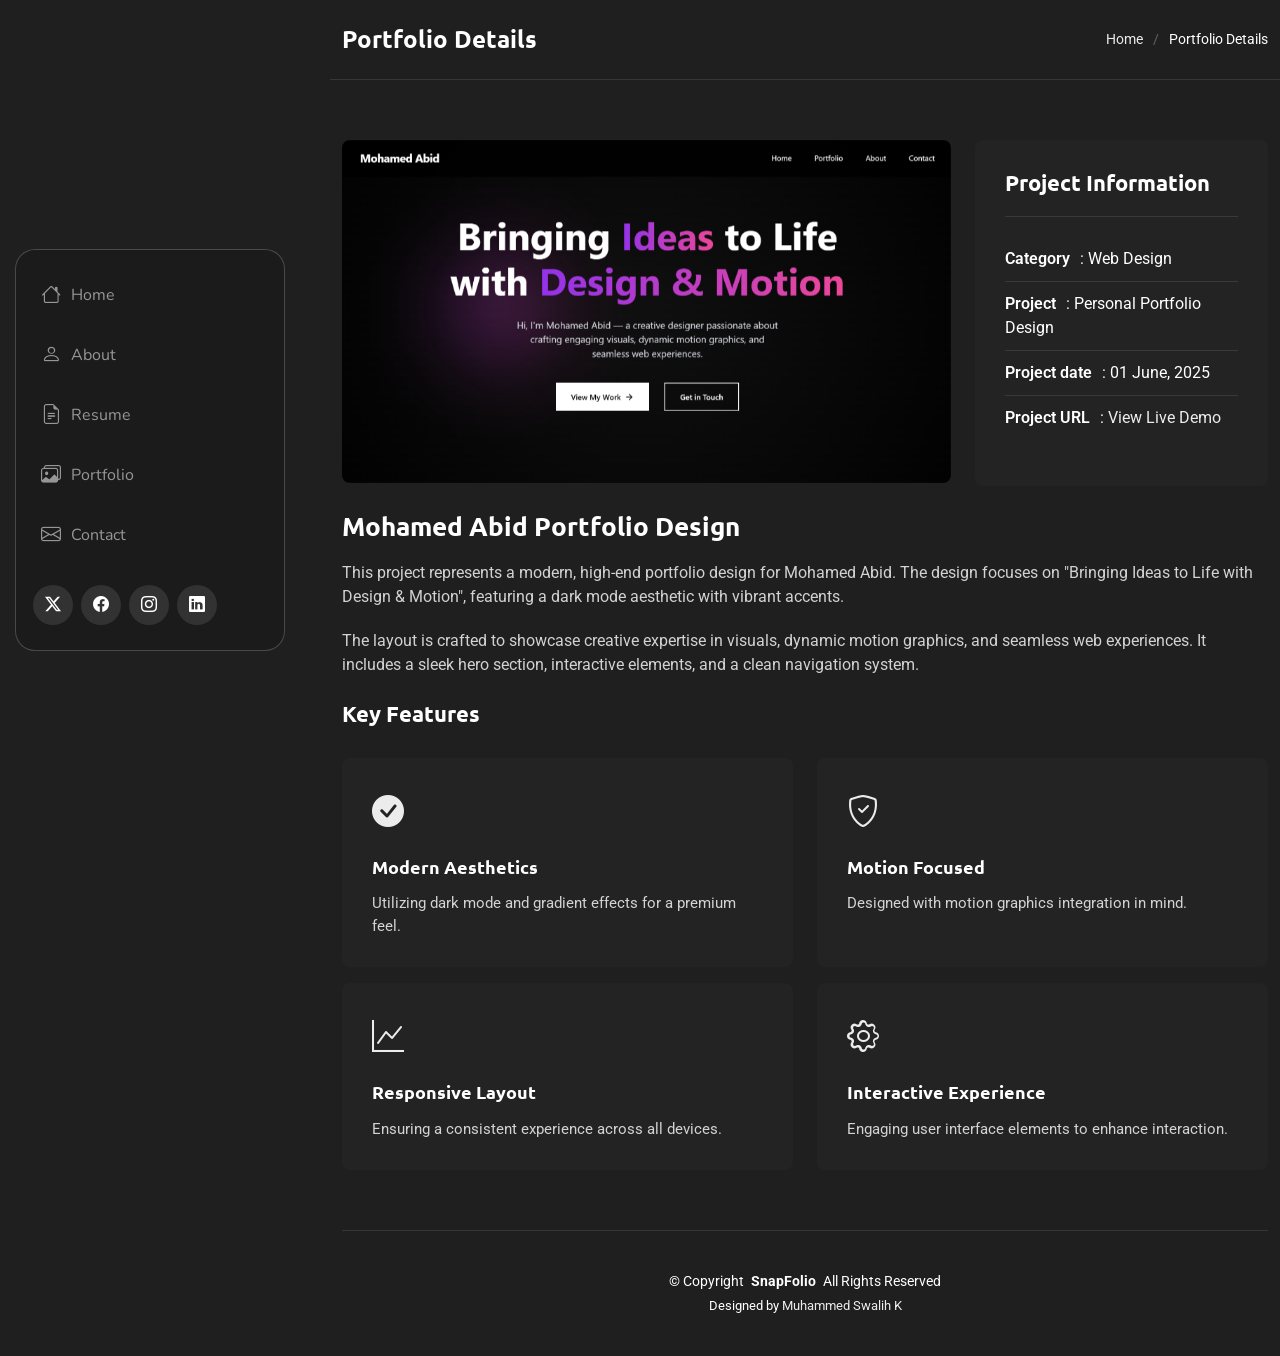
<file: mohamed-abid-details.html>
<!DOCTYPE html>
<html lang="en">

<head>
    <meta charset="utf-8">
    <meta content="width=device-width, initial-scale=1.0" name="viewport">
    <title>Portfolio Details - Mohamed Abid Portfolio</title>
    <meta name="description" content="">
    <meta name="keywords" content="">

    <!-- Favicons -->
    <link href="assets/img/favicon.png" rel="icon">
    <link href="assets/img/apple-touch-icon.png" rel="apple-touch-icon">

    <!-- Fonts -->
    <link href="https://fonts.googleapis.com" rel="preconnect">
    <link href="https://fonts.gstatic.com" rel="preconnect" crossorigin>
    <link
        href="https://fonts.googleapis.com/css2?family=Roboto:ital,wght@0,100;0,300;0,400;0,500;0,700;0,900;1,100;1,300;1,400;1,500;1,700;1,900&family=Ubuntu:ital,wght@0,300;0,400;0,500;0,700;1,300;1,400;1,500;1,700&family=Nunito:ital,wght@0,200;0,300;0,400;0,500;0,600;0,700;0,800;0,900;1,200;1,300;1,400;1,500;1,600;1,700;1,800;1,900&display=swap"
        rel="stylesheet">

    <!-- Vendor CSS Files -->
    <link href="assets/vendor/bootstrap/css/bootstrap.min.css" rel="stylesheet">
    <link href="assets/vendor/bootstrap-icons/bootstrap-icons.css" rel="stylesheet">
    <link href="assets/vendor/aos/aos.css" rel="stylesheet">
    <link href="assets/vendor/glightbox/css/glightbox.min.css" rel="stylesheet">
    <link href="assets/vendor/swiper/swiper-bundle.min.css" rel="stylesheet">

    <!-- Main CSS File -->
    <link href="assets/css/main.css" rel="stylesheet">
</head>

<body class="portfolio-details-page">

    <header id="header" class="header dark-background d-flex flex-column justify-content-center">
        <i class="header-toggle d-xl-none bi bi-list"></i>

        <div class="header-container d-flex flex-column align-items-start">
            <nav id="navmenu" class="navmenu">
                <ul>
                    <li><a href="index.html#hero"><i class="bi bi-house navicon"></i>Home</a></li>
                    <li><a href="index.html#about"><i class="bi bi-person navicon"></i> About</a></li>
                    <li><a href="index.html#resume"><i class="bi bi-file-earmark-text navicon"></i> Resume</a></li>
                    <li><a href="index.html#portfolio"><i class="bi bi-images navicon"></i> Portfolio</a></li>
                    <li><a href="index.html#contact"><i class="bi bi-envelope navicon"></i> Contact</a></li>
                </ul>
            </nav>

            <div class="social-links text-center">
                <a href="#" class="twitter"><i class="bi bi-twitter-x"></i></a>
                <a href="#" class="facebook"><i class="bi bi-facebook"></i></a>
                <a href="https://www.instagram.com/swalihmgm?igsh=MWQxdHpqbWxndmw5" class="instagram"><i
                        class="bi bi-instagram"></i></a>
                <a href="#" class="linkedin"><i class="bi bi-linkedin"></i></a>
            </div>

        </div>

    </header>

    <main class="main">

        <!-- Page Title -->
        <div class="page-title dark-background">
            <div class="container d-lg-flex justify-content-between align-items-center">
                <h1 class="mb-2 mb-lg-0">Portfolio Details</h1>
                <nav class="breadcrumbs">
                    <ol>
                        <li><a href="index.html">Home</a></li>
                        <li class="current">Portfolio Details</li>
                    </ol>
                </nav>
            </div>
        </div><!-- End Page Title -->

        <!-- Portfolio Details Section -->
        <section id="portfolio-details" class="portfolio-details section">

            <div class="container" data-aos="fade-up" data-aos-delay="100">

                <div class="row gy-4">

                    <div class="col-lg-8">
                        <div class="portfolio-details-slider swiper init-swiper">

                            <script type="application/json" class="swiper-config">
                {
                  "loop": true,
                  "speed": 600,
                  "autoplay": {
                    "delay": 5000
                  },
                  "slidesPerView": "auto",
                  "pagination": {
                    "el": ".swiper-pagination",
                    "type": "bullets",
                    "clickable": true
                  }
                }
              </script>

                            <div class="swiper-wrapper align-items-center">

                                <div class="swiper-slide">
                                    <img src="assets/img/portfolio/mohamed-abid-design.png" alt="Mohamed Abid Portfolio"
                                        class="img-fluid" loading="lazy">
                                </div>

                            </div>
                            <div class="swiper-pagination"></div>
                        </div>
                    </div>

                    <div class="col-lg-4">
                        <div class="portfolio-info" data-aos="fade-left" data-aos-delay="200">
                            <h3>Project Information</h3>
                            <ul>
                                <li><strong>Category</strong>: Web Design</li>
                                <li><strong>Project</strong>: Personal Portfolio Design</li>
                                <li><strong>Project date</strong>: 01 June, 2025</li>
                                <li><strong>Project URL</strong>: <a href="#" target="_blank">View Live Demo</a></li>
                            </ul>
                        </div>
                    </div>

                    <div class="col-lg-12">
                        <div class="portfolio-description" data-aos="fade-up" data-aos-delay="300">
                            <h2>Mohamed Abid Portfolio Design</h2>
                            <p>
                                This project represents a modern, high-end portfolio design for Mohamed Abid. The design
                                focuses on "Bringing Ideas to Life with Design & Motion", featuring a dark mode
                                aesthetic with vibrant accents.
                            </p>
                            <p>
                                The layout is crafted to showcase creative expertise in visuals, dynamic motion
                                graphics, and seamless web experiences. It includes a sleek hero section, interactive
                                elements, and a clean navigation system.
                            </p>

                            <div class="features mt-4">
                                <h3>Key Features</h3>
                                <div class="row gy-3">
                                    <div class="col-md-6">
                                        <div class="feature-item" data-aos="fade-up" data-aos-delay="400">
                                            <i class="bi bi-check-circle-fill"></i>
                                            <h4>Modern Aesthetics</h4>
                                            <p>Utilizing dark mode and gradient effects for a premium feel.</p>
                                        </div>
                                    </div>

                                    <div class="col-md-6">
                                        <div class="feature-item" data-aos="fade-up" data-aos-delay="500">
                                            <i class="bi bi-shield-check"></i>
                                            <h4>Motion Focused</h4>
                                            <p>Designed with motion graphics integration in mind.</p>
                                        </div>
                                    </div>

                                    <div class="col-md-6">
                                        <div class="feature-item" data-aos="fade-up" data-aos-delay="600">
                                            <i class="bi bi-graph-up"></i>
                                            <h4>Responsive Layout</h4>
                                            <p>Ensuring a consistent experience across all devices.</p>
                                        </div>
                                    </div>

                                    <div class="col-md-6">
                                        <div class="feature-item" data-aos="fade-up" data-aos-delay="700">
                                            <i class="bi bi-gear"></i>
                                            <h4>Interactive Experience</h4>
                                            <p>Engaging user interface elements to enhance interaction.</p>
                                        </div>
                                    </div>
                                </div>
                            </div>
                        </div>
                    </div>

                </div>

            </div>

        </section><!-- /Portfolio Details Section -->

    </main>

    <footer id="footer" class="footer position-relative">

        <div class="container">
            <div class="copyright text-center ">
                <p>© <span>Copyright</span> <strong class="px-1 sitename">SnapFolio</strong> <span>All Rights
                        Reserved</span></p>
            </div>
            <div class="credits">
                Designed by <a href="#">Muhammed Swalih K</a>
            </div>
        </div>

    </footer>

    <!-- Scroll Top -->
    <a href="#" id="scroll-top" class="scroll-top d-flex align-items-center justify-content-center"><i
            class="bi bi-arrow-up-short"></i></a>

    <!-- Preloader -->
    <div id="preloader"></div>

    <!-- Vendor JS Files -->
    <script src="assets/vendor/bootstrap/js/bootstrap.bundle.min.js"></script>
    <script src="assets/vendor/aos/aos.js"></script>
    <script src="assets/vendor/typed.js/typed.umd.js"></script>
    <script src="assets/vendor/purecounter/purecounter_vanilla.js"></script>
    <script src="assets/vendor/waypoints/noframework.waypoints.js"></script>
    <script src="assets/vendor/isotope-layout/isotope.pkgd.min.js"></script>
    <script src="assets/vendor/imagesloaded/imagesloaded.pkgd.min.js"></script>
    <script src="assets/vendor/glightbox/js/glightbox.min.js"></script>
    <script src="assets/vendor/swiper/swiper-bundle.min.js"></script>

    <!-- Main JS File -->
    <script src="assets/js/main.js"></script>

</body>

</html>
</file>
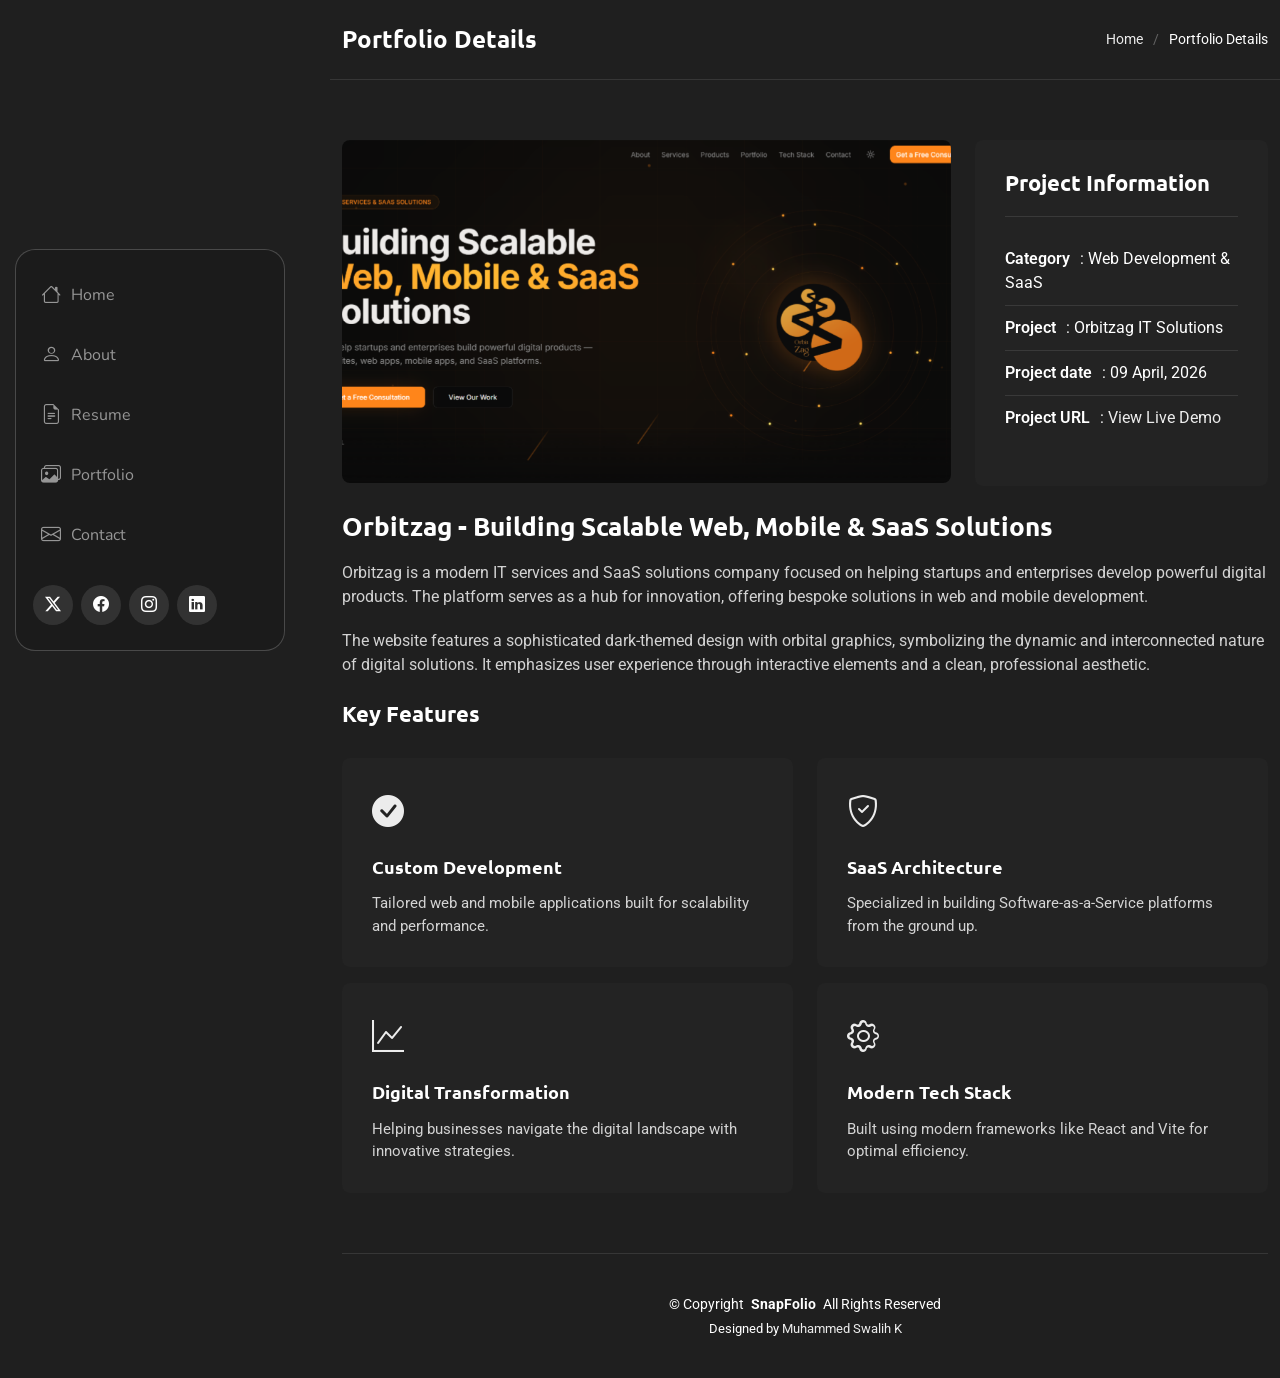
<file: orbitzag-details.html>
<!DOCTYPE html>
<html lang="en">

<head>
    <meta charset="utf-8">
    <meta content="width=device-width, initial-scale=1.0" name="viewport">
    <title>Portfolio Details - Orbitzag IT Services</title>
    <meta name="description" content="Portfolio details for Orbitzag, an IT Services & SaaS Solutions company.">
    <meta name="keywords" content="Orbitzag, IT Services, SaaS Solutions, Web Development, Mobile Development">

    <!-- Favicons -->
    <link href="assets/img/favicon.png" rel="icon">
    <link href="assets/img/apple-touch-icon.png" rel="apple-touch-icon">

    <!-- Fonts -->
    <link href="https://fonts.googleapis.com" rel="preconnect">
    <link href="https://fonts.gstatic.com" rel="preconnect" crossorigin>
    <link
        href="https://fonts.googleapis.com/css2?family=Roboto:ital,wght@0,100;0,300;0,400;0,500;0,700;0,900;1,100;1,300;1,400;1,500;1,700;1,900&family=Ubuntu:ital,wght@0,300;0,400;0,500;0,700;1,300;1,400;1,500;1,700&family=Nunito:ital,wght@0,200;0,300;0,400;0,500;0,600;0,700;0,800;0,900;1,200;1,300;1,400;1,500;1,600;1,700;1,800;1,900&display=swap"
        rel="stylesheet">

    <!-- Vendor CSS Files -->
    <link href="assets/vendor/bootstrap/css/bootstrap.min.css" rel="stylesheet">
    <link href="assets/vendor/bootstrap-icons/bootstrap-icons.css" rel="stylesheet">
    <link href="assets/vendor/aos/aos.css" rel="stylesheet">
    <link href="assets/vendor/glightbox/css/glightbox.min.css" rel="stylesheet">
    <link href="assets/vendor/swiper/swiper-bundle.min.css" rel="stylesheet">

    <!-- Main CSS File -->
    <link href="assets/css/main.css" rel="stylesheet">
</head>

<body class="portfolio-details-page">

    <header id="header" class="header dark-background d-flex flex-column justify-content-center">
        <i class="header-toggle d-xl-none bi bi-list"></i>

        <div class="header-container d-flex flex-column align-items-start">
            <nav id="navmenu" class="navmenu">
                <ul>
                    <li><a href="index.html#hero"><i class="bi bi-house navicon"></i>Home</a></li>
                    <li><a href="index.html#about"><i class="bi bi-person navicon"></i> About</a></li>
                    <li><a href="index.html#resume"><i class="bi bi-file-earmark-text navicon"></i> Resume</a></li>
                    <li><a href="index.html#portfolio"><i class="bi bi-images navicon"></i> Portfolio</a></li>
                    <li><a href="index.html#contact"><i class="bi bi-envelope navicon"></i> Contact</a></li>
                </ul>
            </nav>

            <div class="social-links text-center">
                <a href="#" class="twitter"><i class="bi bi-twitter-x"></i></a>
                <a href="#" class="facebook"><i class="bi bi-facebook"></i></a>
                <a href="https://www.instagram.com/swalihmgm?igsh=MWQxdHpqbWxndmw5" class="instagram"><i
                        class="bi bi-instagram"></i></a>
                <a href="#" class="linkedin"><i class="bi bi-linkedin"></i></a>
            </div>

        </div>

    </header>

    <main class="main">

        <!-- Page Title -->
        <div class="page-title dark-background">
            <div class="container d-lg-flex justify-content-between align-items-center">
                <h1 class="mb-2 mb-lg-0">Portfolio Details</h1>
                <nav class="breadcrumbs">
                    <ol>
                        <li><a href="index.html">Home</a></li>
                        <li class="current">Portfolio Details</li>
                    </ol>
                </nav>
            </div>
        </div><!-- End Page Title -->

        <!-- Portfolio Details Section -->
        <section id="portfolio-details" class="portfolio-details section">

            <div class="container" data-aos="fade-up" data-aos-delay="100">

                <div class="row gy-4">

                    <div class="col-lg-8">
                        <div class="portfolio-details-slider swiper init-swiper">

                            <script type="application/json" class="swiper-config">
                {
                  "loop": true,
                  "speed": 600,
                  "autoplay": {
                    "delay": 5000
                  },
                  "slidesPerView": "auto",
                  "pagination": {
                    "el": ".swiper-pagination",
                    "type": "bullets",
                    "clickable": true
                  }
                }
              </script>

                            <div class="swiper-wrapper align-items-center">

                                <div class="swiper-slide">
                                    <img src="assets/img/portfolio/orbitzag-design.png" alt="Orbitzag Portfolio"
                                        class="img-fluid" loading="lazy">
                                </div>

                            </div>
                            <div class="swiper-pagination"></div>
                        </div>
                    </div>

                    <div class="col-lg-4">
                        <div class="portfolio-info" data-aos="fade-left" data-aos-delay="200">
                            <h3>Project Information</h3>
                            <ul>
                                <li><strong>Category</strong>: Web Development & SaaS</li>
                                <li><strong>Project</strong>: Orbitzag IT Solutions</li>
                                <li><strong>Project date</strong>: 09 April, 2026</li>
                                <li><strong>Project URL</strong>: <a href="https://orbitzag.vercel.app" target="_blank">View Live Demo</a></li>
                            </ul>
                        </div>
                    </div>

                    <div class="col-lg-12">
                        <div class="portfolio-description" data-aos="fade-up" data-aos-delay="300">
                            <h2>Orbitzag - Building Scalable Web, Mobile & SaaS Solutions</h2>
                            <p>
                                Orbitzag is a modern IT services and SaaS solutions company focused on helping startups and enterprises develop powerful digital products. The platform serves as a hub for innovation, offering bespoke solutions in web and mobile development.
                            </p>
                            <p>
                                The website features a sophisticated dark-themed design with orbital graphics, symbolizing the dynamic and interconnected nature of digital solutions. It emphasizes user experience through interactive elements and a clean, professional aesthetic.
                            </p>

                            <div class="features mt-4">
                                <h3>Key Features</h3>
                                <div class="row gy-3">
                                    <div class="col-md-6">
                                        <div class="feature-item" data-aos="fade-up" data-aos-delay="400">
                                            <i class="bi bi-check-circle-fill"></i>
                                            <h4>Custom Development</h4>
                                            <p>Tailored web and mobile applications built for scalability and performance.</p>
                                        </div>
                                    </div>

                                    <div class="col-md-6">
                                        <div class="feature-item" data-aos="fade-up" data-aos-delay="500">
                                            <i class="bi bi-shield-check"></i>
                                            <h4>SaaS Architecture</h4>
                                            <p>Specialized in building Software-as-a-Service platforms from the ground up.</p>
                                        </div>
                                    </div>

                                    <div class="col-md-6">
                                        <div class="feature-item" data-aos="fade-up" data-aos-delay="600">
                                            <i class="bi bi-graph-up"></i>
                                            <h4>Digital Transformation</h4>
                                            <p>Helping businesses navigate the digital landscape with innovative strategies.</p>
                                        </div>
                                    </div>

                                    <div class="col-md-6">
                                        <div class="feature-item" data-aos="fade-up" data-aos-delay="700">
                                            <i class="bi bi-gear"></i>
                                            <h4>Modern Tech Stack</h4>
                                            <p>Built using modern frameworks like React and Vite for optimal efficiency.</p>
                                        </div>
                                    </div>
                                </div>
                            </div>
                        </div>
                    </div>

                </div>

            </div>

        </section><!-- /Portfolio Details Section -->

    </main>

    <footer id="footer" class="footer position-relative">

        <div class="container">
            <div class="copyright text-center ">
                <p>© <span>Copyright</span> <strong class="px-1 sitename">SnapFolio</strong> <span>All Rights
                        Reserved</span></p>
            </div>
            <div class="credits">
                Designed by <a href="#">Muhammed Swalih K</a>
            </div>
        </div>

    </footer>

    <!-- Scroll Top -->
    <a href="#" id="scroll-top" class="scroll-top d-flex align-items-center justify-content-center"><i
            class="bi bi-arrow-up-short"></i></a>

    <!-- Preloader -->
    <div id="preloader"></div>

    <!-- Vendor JS Files -->
    <script src="assets/vendor/bootstrap/js/bootstrap.bundle.min.js"></script>
    <script src="assets/vendor/aos/aos.js"></script>
    <script src="assets/vendor/typed.js/typed.umd.js"></script>
    <script src="assets/vendor/purecounter/purecounter_vanilla.js"></script>
    <script src="assets/vendor/waypoints/noframework.waypoints.js"></script>
    <script src="assets/vendor/isotope-layout/isotope.pkgd.min.js"></script>
    <script src="assets/vendor/imagesloaded/imagesloaded.pkgd.min.js"></script>
    <script src="assets/vendor/glightbox/js/glightbox.min.js"></script>
    <script src="assets/vendor/swiper/swiper-bundle.min.js"></script>

    <!-- Main JS File -->
    <script src="assets/js/main.js"></script>

</body>

</html>
</file>
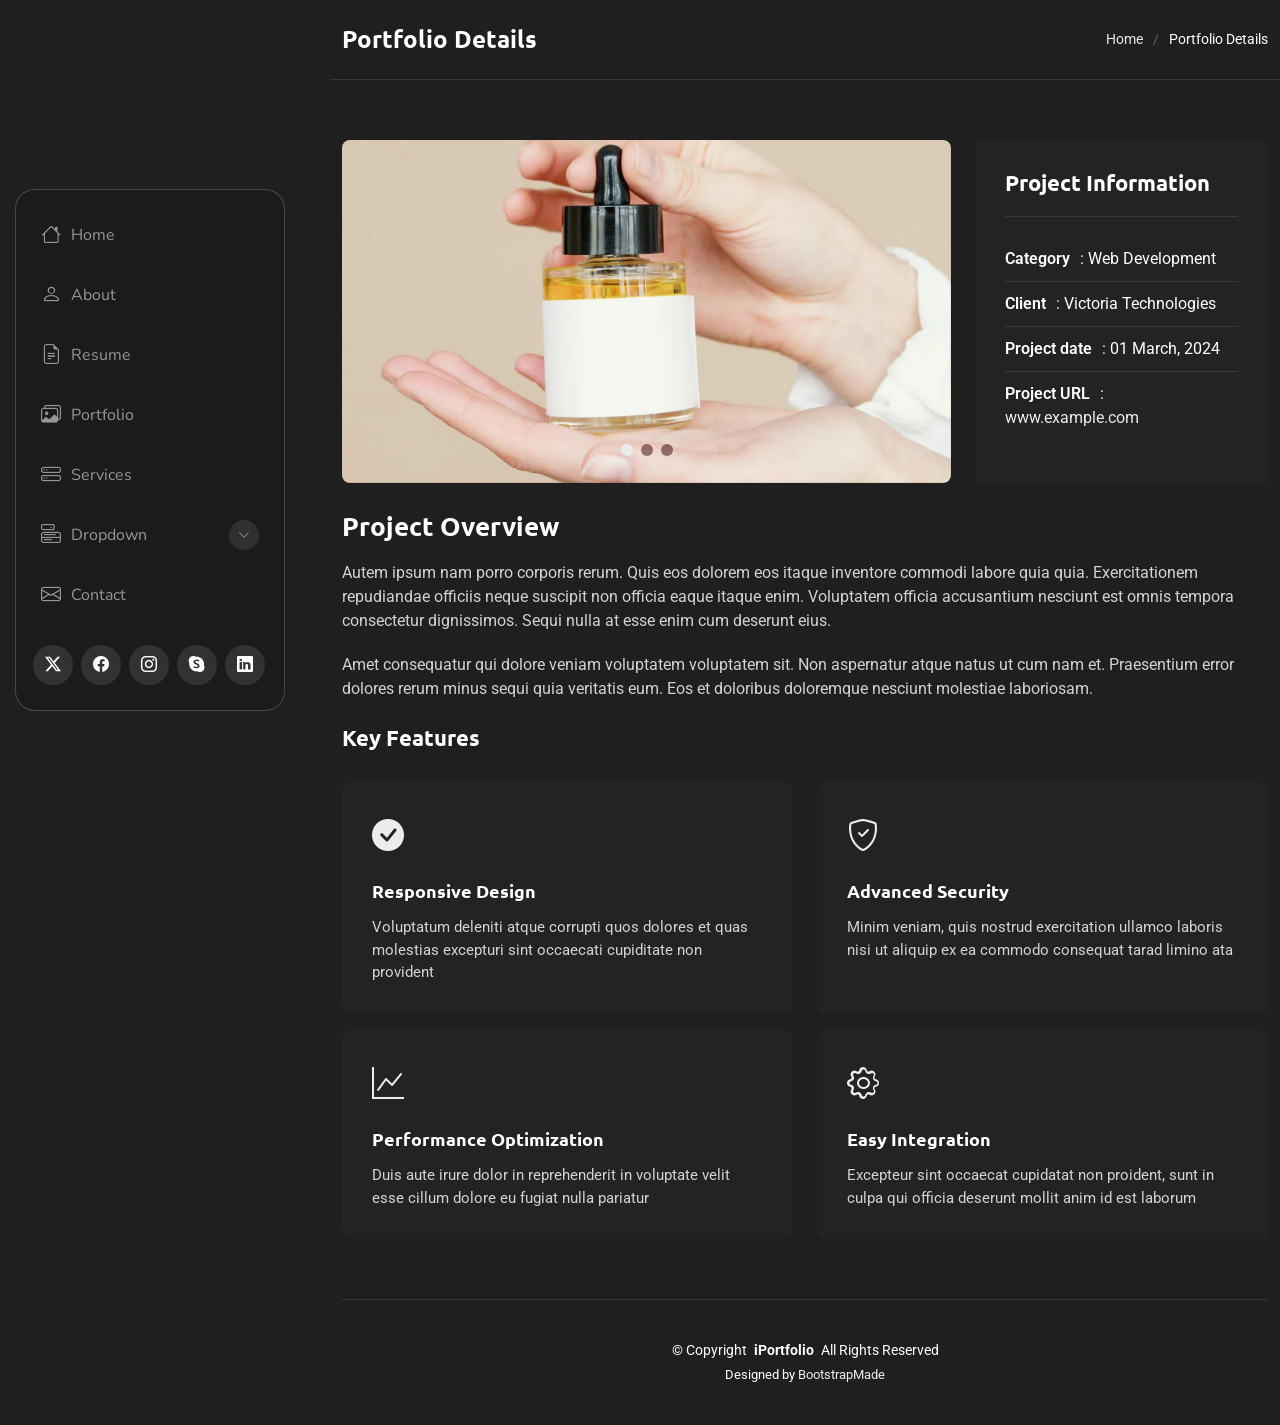
<file: portfolio-details.html>
<!DOCTYPE html>
<html lang="en">

<head>
  <meta charset="utf-8">
  <meta content="width=device-width, initial-scale=1.0" name="viewport">
  <title>Portfolio Details - SnapFolio Bootstrap Template</title>
  <meta name="description" content="">
  <meta name="keywords" content="">

  <!-- Favicons -->
  <link href="assets/img/favicon.png" rel="icon">
  <link href="assets/img/apple-touch-icon.png" rel="apple-touch-icon">

  <!-- Fonts -->
  <link href="https://fonts.googleapis.com" rel="preconnect">
  <link href="https://fonts.gstatic.com" rel="preconnect" crossorigin>
  <link href="https://fonts.googleapis.com/css2?family=Roboto:ital,wght@0,100;0,300;0,400;0,500;0,700;0,900;1,100;1,300;1,400;1,500;1,700;1,900&family=Ubuntu:ital,wght@0,300;0,400;0,500;0,700;1,300;1,400;1,500;1,700&family=Nunito:ital,wght@0,200;0,300;0,400;0,500;0,600;0,700;0,800;0,900;1,200;1,300;1,400;1,500;1,600;1,700;1,800;1,900&display=swap" rel="stylesheet">

  <!-- Vendor CSS Files -->
  <link href="assets/vendor/bootstrap/css/bootstrap.min.css" rel="stylesheet">
  <link href="assets/vendor/bootstrap-icons/bootstrap-icons.css" rel="stylesheet">
  <link href="assets/vendor/aos/aos.css" rel="stylesheet">
  <link href="assets/vendor/glightbox/css/glightbox.min.css" rel="stylesheet">
  <link href="assets/vendor/swiper/swiper-bundle.min.css" rel="stylesheet">

  <!-- Main CSS File -->
  <link href="assets/css/main.css" rel="stylesheet">

  <!-- =======================================================
  * Template Name: SnapFolio
  * Template URL: https://bootstrapmade.com/snapfolio-bootstrap-portfolio-template/
  * Updated: Jul 21 2025 with Bootstrap v5.3.7
  * Author: BootstrapMade.com
  * License: https://bootstrapmade.com/license/
  ======================================================== -->
</head>

<body class="portfolio-details-page">

  <header id="header" class="header dark-background d-flex flex-column justify-content-center">
    <i class="header-toggle d-xl-none bi bi-list"></i>

    <div class="header-container d-flex flex-column align-items-start">
      <nav id="navmenu" class="navmenu">
        <ul>
          <li><a href="#hero"><i class="bi bi-house navicon"></i>Home</a></li>
          <li><a href="#about"><i class="bi bi-person navicon"></i> About</a></li>
          <li><a href="#resume"><i class="bi bi-file-earmark-text navicon"></i> Resume</a></li>
          <li><a href="#portfolio"><i class="bi bi-images navicon"></i> Portfolio</a></li>
          <li><a href="#services"><i class="bi bi-hdd-stack navicon"></i> Services</a></li>
          <li class="dropdown"><a href="#"><i class="bi bi-menu-button navicon"></i> <span>Dropdown</span> <i class="bi bi-chevron-down toggle-dropdown"></i></a>
            <ul>
              <li><a href="#">Dropdown 1</a></li>
              <li class="dropdown"><a href="#"><span>Deep Dropdown</span> <i class="bi bi-chevron-down toggle-dropdown"></i></a>
                <ul>
                  <li><a href="#">Deep Dropdown 1</a></li>
                  <li><a href="#">Deep Dropdown 2</a></li>
                  <li><a href="#">Deep Dropdown 3</a></li>
                  <li><a href="#">Deep Dropdown 4</a></li>
                  <li><a href="#">Deep Dropdown 5</a></li>
                </ul>
              </li>
              <li><a href="#">Dropdown 2</a></li>
              <li><a href="#">Dropdown 3</a></li>
              <li><a href="#">Dropdown 4</a></li>
            </ul>
          </li>
          <li><a href="#contact"><i class="bi bi-envelope navicon"></i> Contact</a></li>
        </ul>
      </nav>

      <div class="social-links text-center">
        <a href="#" class="twitter"><i class="bi bi-twitter-x"></i></a>
        <a href="#" class="facebook"><i class="bi bi-facebook"></i></a>
        <a href="#" class="instagram"><i class="bi bi-instagram"></i></a>
        <a href="#" class="google-plus"><i class="bi bi-skype"></i></a>
        <a href="#" class="linkedin"><i class="bi bi-linkedin"></i></a>
      </div>

    </div>

  </header>

  <main class="main">

    <!-- Page Title -->
    <div class="page-title dark-background">
      <div class="container d-lg-flex justify-content-between align-items-center">
        <h1 class="mb-2 mb-lg-0">Portfolio Details</h1>
        <nav class="breadcrumbs">
          <ol>
            <li><a href="index.html">Home</a></li>
            <li class="current">Portfolio Details</li>
          </ol>
        </nav>
      </div>
    </div><!-- End Page Title -->

    <!-- Portfolio Details Section -->
    <section id="portfolio-details" class="portfolio-details section">

      <div class="container" data-aos="fade-up" data-aos-delay="100">

        <div class="row gy-4">

          <div class="col-lg-8">
            <div class="portfolio-details-slider swiper init-swiper">

              <script type="application/json" class="swiper-config">
                {
                  "loop": true,
                  "speed": 600,
                  "autoplay": {
                    "delay": 5000
                  },
                  "slidesPerView": "auto",
                  "pagination": {
                    "el": ".swiper-pagination",
                    "type": "bullets",
                    "clickable": true
                  }
                }
              </script>

              <div class="swiper-wrapper align-items-center">

                <div class="swiper-slide">
                  <img src="assets/img/portfolio/portfolio-1.webp" alt="Portfolio Image" class="img-fluid" loading="lazy">
                </div>

                <div class="swiper-slide">
                  <img src="assets/img/portfolio/portfolio-10.webp" alt="Portfolio Image" class="img-fluid" loading="lazy">
                </div>

                <div class="swiper-slide">
                  <img src="assets/img/portfolio/portfolio-7.webp" alt="Portfolio Image" class="img-fluid" loading="lazy">
                </div>

              </div>
              <div class="swiper-pagination"></div>
            </div>
          </div>

          <div class="col-lg-4">
            <div class="portfolio-info" data-aos="fade-left" data-aos-delay="200">
              <h3>Project Information</h3>
              <ul>
                <li><strong>Category</strong>: Web Development</li>
                <li><strong>Client</strong>: Victoria Technologies</li>
                <li><strong>Project date</strong>: 01 March, 2024</li>
                <li><strong>Project URL</strong>: <a href="#" target="_blank">www.example.com</a></li>
              </ul>
            </div>
          </div>

          <div class="col-lg-12">
            <div class="portfolio-description" data-aos="fade-up" data-aos-delay="300">
              <h2>Project Overview</h2>
              <p>
                Autem ipsum nam porro corporis rerum. Quis eos dolorem eos itaque inventore commodi labore quia quia. Exercitationem repudiandae officiis neque suscipit non officia eaque itaque enim. Voluptatem officia accusantium nesciunt est omnis tempora consectetur dignissimos. Sequi nulla at esse enim cum deserunt eius.
              </p>
              <p>
                Amet consequatur qui dolore veniam voluptatem voluptatem sit. Non aspernatur atque natus ut cum nam et. Praesentium error dolores rerum minus sequi quia veritatis eum. Eos et doloribus doloremque nesciunt molestiae laboriosam.
              </p>

              <div class="features mt-4">
                <h3>Key Features</h3>
                <div class="row gy-3">
                  <div class="col-md-6">
                    <div class="feature-item" data-aos="fade-up" data-aos-delay="400">
                      <i class="bi bi-check-circle-fill"></i>
                      <h4>Responsive Design</h4>
                      <p>Voluptatum deleniti atque corrupti quos dolores et quas molestias excepturi sint occaecati cupiditate non provident</p>
                    </div>
                  </div>

                  <div class="col-md-6">
                    <div class="feature-item" data-aos="fade-up" data-aos-delay="500">
                      <i class="bi bi-shield-check"></i>
                      <h4>Advanced Security</h4>
                      <p>Minim veniam, quis nostrud exercitation ullamco laboris nisi ut aliquip ex ea commodo consequat tarad limino ata</p>
                    </div>
                  </div>

                  <div class="col-md-6">
                    <div class="feature-item" data-aos="fade-up" data-aos-delay="600">
                      <i class="bi bi-graph-up"></i>
                      <h4>Performance Optimization</h4>
                      <p>Duis aute irure dolor in reprehenderit in voluptate velit esse cillum dolore eu fugiat nulla pariatur</p>
                    </div>
                  </div>

                  <div class="col-md-6">
                    <div class="feature-item" data-aos="fade-up" data-aos-delay="700">
                      <i class="bi bi-gear"></i>
                      <h4>Easy Integration</h4>
                      <p>Excepteur sint occaecat cupidatat non proident, sunt in culpa qui officia deserunt mollit anim id est laborum</p>
                    </div>
                  </div>
                </div>
              </div>
            </div>
          </div>

        </div>

      </div>

    </section><!-- /Portfolio Details Section -->

  </main>

  <footer id="footer" class="footer position-relative">

    <div class="container">
      <div class="copyright text-center ">
        <p>© <span>Copyright</span> <strong class="px-1 sitename">iPortfolio</strong> <span>All Rights Reserved</span></p>
      </div>
      <div class="credits">
        <!-- All the links in the footer should remain intact. -->
        <!-- You can delete the links only if you've purchased the pro version. -->
        <!-- Licensing information: https://bootstrapmade.com/license/ -->
        <!-- Purchase the pro version with working PHP/AJAX contact form: [buy-url] -->
        Designed by <a href="https://bootstrapmade.com/">BootstrapMade</a>
      </div>
    </div>

  </footer>

  <!-- Scroll Top -->
  <a href="#" id="scroll-top" class="scroll-top d-flex align-items-center justify-content-center"><i class="bi bi-arrow-up-short"></i></a>

  <!-- Preloader -->
  <div id="preloader"></div>

  <!-- Vendor JS Files -->
  <script src="assets/vendor/bootstrap/js/bootstrap.bundle.min.js"></script>
  <script src="assets/vendor/php-email-form/validate.js"></script>
  <script src="assets/vendor/aos/aos.js"></script>
  <script src="assets/vendor/typed.js/typed.umd.js"></script>
  <script src="assets/vendor/purecounter/purecounter_vanilla.js"></script>
  <script src="assets/vendor/waypoints/noframework.waypoints.js"></script>
  <script src="assets/vendor/isotope-layout/isotope.pkgd.min.js"></script>
  <script src="assets/vendor/imagesloaded/imagesloaded.pkgd.min.js"></script>
  <script src="assets/vendor/glightbox/js/glightbox.min.js"></script>
  <script src="assets/vendor/swiper/swiper-bundle.min.js"></script>

  <!-- Main JS File -->
  <script src="assets/js/main.js"></script>

</body>

</html>
</file>
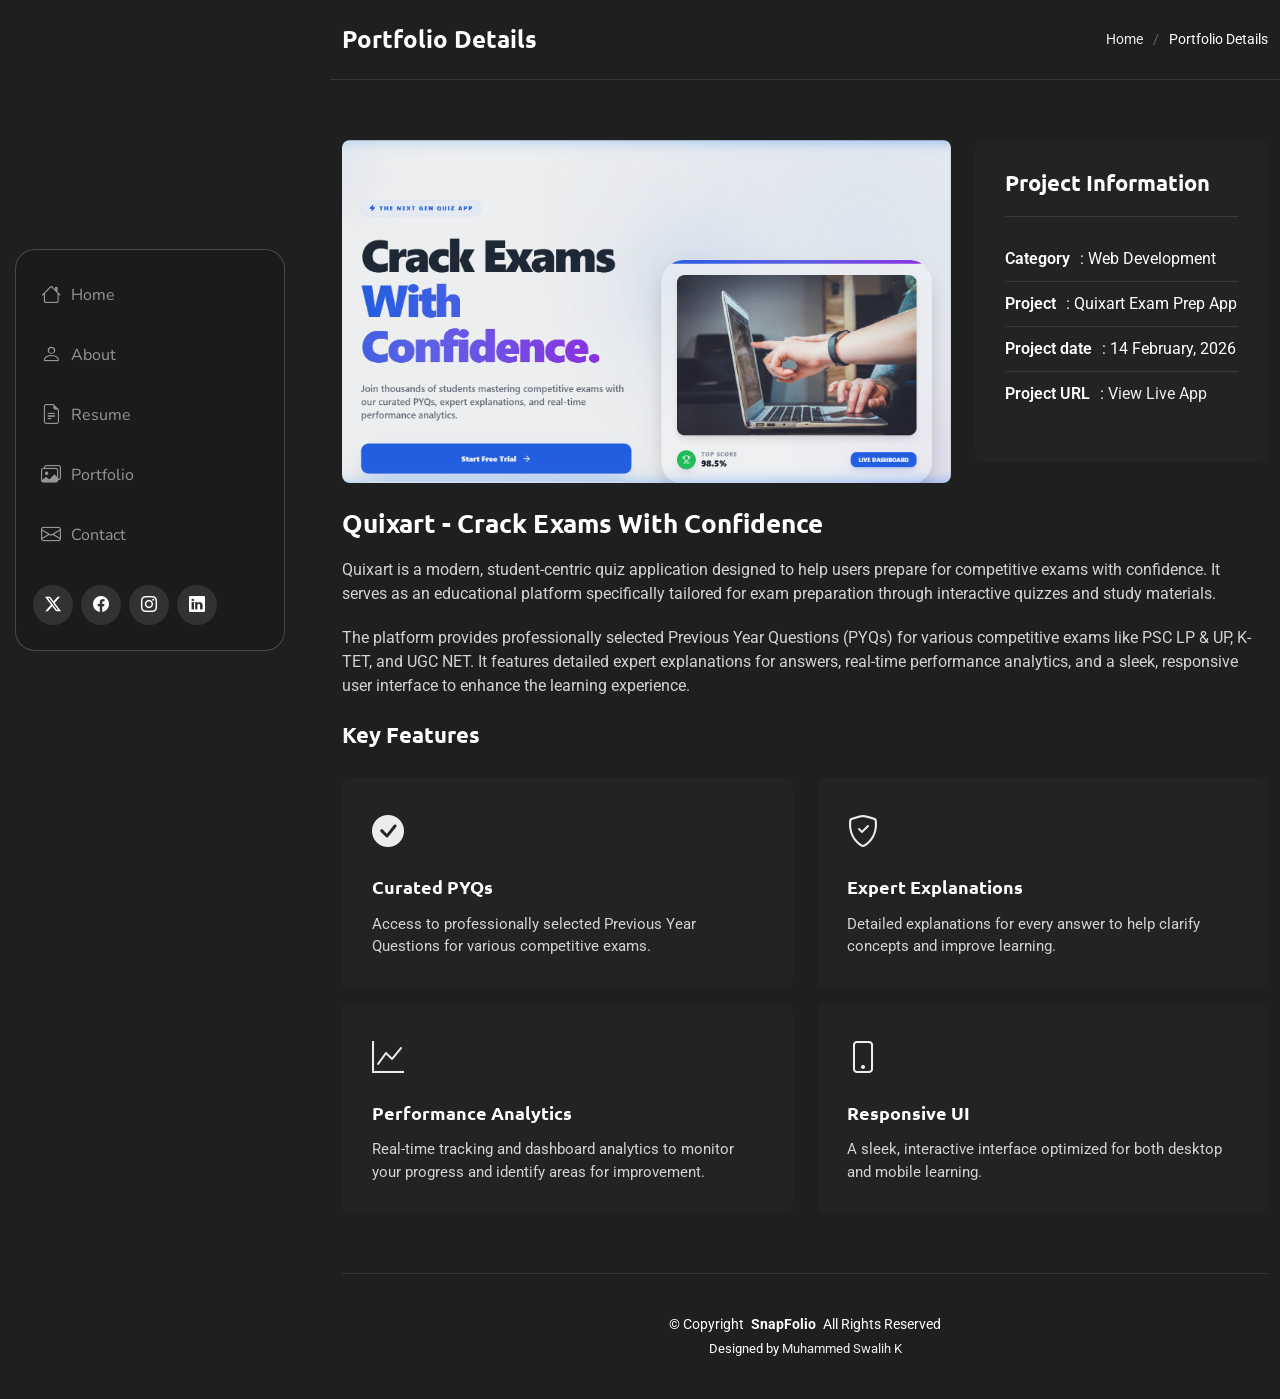
<file: quixart-details.html>
<!DOCTYPE html>
<html lang="en">

<head>
    <meta charset="utf-8">
    <meta content="width=device-width, initial-scale=1.0" name="viewport">
    <title>Portfolio Details - Quixart Quiz App</title>
    <meta name="description" content="Quixart is a modern, student-centric quiz application designed to help users crack exams with confidence.">
    <meta name="keywords" content="Quiz App, Exam Preparation, Student Tools, Quixart, Web Application">

    <!-- Favicons -->
    <link href="assets/img/favicon.png" rel="icon">
    <link href="assets/img/apple-touch-icon.png" rel="apple-touch-icon">

    <!-- Fonts -->
    <link href="https://fonts.googleapis.com" rel="preconnect">
    <link href="https://fonts.gstatic.com" rel="preconnect" crossorigin>
    <link
        href="https://fonts.googleapis.com/css2?family=Roboto:ital,wght@0,100;0,300;0,400;0,500;0,700;0,900;1,100;1,300;1,400;1,500;1,700;1,900&family=Ubuntu:ital,wght@0,300;0,400;0,500;0,700;1,300;1,400;1,500;1,700&family=Nunito:ital,wght@0,200;0,300;0,400;0,500;0,600;0,700;0,800;0,900;1,200;1,300;1,400;1,500;1,600;1,700;1,800;1,900&display=swap"
        rel="stylesheet">

    <!-- Vendor CSS Files -->
    <link href="assets/vendor/bootstrap/css/bootstrap.min.css" rel="stylesheet">
    <link href="assets/vendor/bootstrap-icons/bootstrap-icons.css" rel="stylesheet">
    <link href="assets/vendor/aos/aos.css" rel="stylesheet">
    <link href="assets/vendor/glightbox/css/glightbox.min.css" rel="stylesheet">
    <link href="assets/vendor/swiper/swiper-bundle.min.css" rel="stylesheet">

    <!-- Main CSS File -->
    <link href="assets/css/main.css" rel="stylesheet">
</head>

<body class="portfolio-details-page">

    <header id="header" class="header dark-background d-flex flex-column justify-content-center">
        <i class="header-toggle d-xl-none bi bi-list"></i>

        <div class="header-container d-flex flex-column align-items-start">
            <nav id="navmenu" class="navmenu">
                <ul>
                    <li><a href="index.html#hero"><i class="bi bi-house navicon"></i>Home</a></li>
                    <li><a href="index.html#about"><i class="bi bi-person navicon"></i> About</a></li>
                    <li><a href="index.html#resume"><i class="bi bi-file-earmark-text navicon"></i> Resume</a></li>
                    <li><a href="index.html#portfolio"><i class="bi bi-images navicon"></i> Portfolio</a></li>
                    <li><a href="index.html#contact"><i class="bi bi-envelope navicon"></i> Contact</a></li>
                </ul>
            </nav>

            <div class="social-links text-center">
                <a href="#" class="twitter"><i class="bi bi-twitter-x"></i></a>
                <a href="#" class="facebook"><i class="bi bi-facebook"></i></a>
                <a href="https://www.instagram.com/swalihmgm?igsh=MWQxdHpqbWxndmw5" class="instagram"><i
                        class="bi bi-instagram"></i></a>
                <a href="#" class="linkedin"><i class="bi bi-linkedin"></i></a>
            </div>

        </div>

    </header>

    <main class="main">

        <!-- Page Title -->
        <div class="page-title dark-background">
            <div class="container d-lg-flex justify-content-between align-items-center">
                <h1 class="mb-2 mb-lg-0">Portfolio Details</h1>
                <nav class="breadcrumbs">
                    <ol>
                        <li><a href="index.html">Home</a></li>
                        <li class="current">Portfolio Details</li>
                    </ol>
                </nav>
            </div>
        </div><!-- End Page Title -->

        <!-- Portfolio Details Section -->
        <section id="portfolio-details" class="portfolio-details section">

            <div class="container" data-aos="fade-up" data-aos-delay="100">

                <div class="row gy-4">

                    <div class="col-lg-8">
                        <div class="portfolio-details-slider swiper init-swiper">

                            <script type="application/json" class="swiper-config">
                {
                  "loop": true,
                  "speed": 600,
                  "autoplay": {
                    "delay": 5000
                  },
                  "slidesPerView": "auto",
                  "pagination": {
                    "el": ".swiper-pagination",
                    "type": "bullets",
                    "clickable": true
                  }
                }
              </script>

                            <div class="swiper-wrapper align-items-center">

                                <div class="swiper-slide">
                                    <img src="assets/img/portfolio/quixart-design.png" alt="Quixart Quiz App"
                                        class="img-fluid" loading="lazy">
                                </div>

                            </div>
                            <div class="swiper-pagination"></div>
                        </div>
                    </div>

                    <div class="col-lg-4">
                        <div class="portfolio-info" data-aos="fade-left" data-aos-delay="200">
                            <h3>Project Information</h3>
                            <ul>
                                <li><strong>Category</strong>: Web Development</li>
                                <li><strong>Project</strong>: Quixart Exam Prep App</li>
                                <li><strong>Project date</strong>: 14 February, 2026</li>
                                <li><strong>Project URL</strong>: <a href="https://quixart.vercel.app" target="_blank">View Live App</a></li>
                            </ul>
                        </div>
                    </div>

                    <div class="col-lg-12">
                        <div class="portfolio-description" data-aos="fade-up" data-aos-delay="300">
                            <h2>Quixart - Crack Exams With Confidence</h2>
                            <p>
                                Quixart is a modern, student-centric quiz application designed to help users prepare for competitive exams with confidence. It serves as an educational platform specifically tailored for exam preparation through interactive quizzes and study materials.
                            </p>
                            <p>
                                The platform provides professionally selected Previous Year Questions (PYQs) for various competitive exams like PSC LP & UP, K-TET, and UGC NET. It features detailed expert explanations for answers, real-time performance analytics, and a sleek, responsive user interface to enhance the learning experience.
                            </p>

                            <div class="features mt-4">
                                <h3>Key Features</h3>
                                <div class="row gy-3">
                                    <div class="col-md-6">
                                        <div class="feature-item" data-aos="fade-up" data-aos-delay="400">
                                            <i class="bi bi-check-circle-fill"></i>
                                            <h4>Curated PYQs</h4>
                                            <p>Access to professionally selected Previous Year Questions for various competitive exams.</p>
                                        </div>
                                    </div>

                                    <div class="col-md-6">
                                        <div class="feature-item" data-aos="fade-up" data-aos-delay="500">
                                            <i class="bi bi-shield-check"></i>
                                            <h4>Expert Explanations</h4>
                                            <p>Detailed explanations for every answer to help clarify concepts and improve learning.</p>
                                        </div>
                                    </div>

                                    <div class="col-md-6">
                                        <div class="feature-item" data-aos="fade-up" data-aos-delay="600">
                                            <i class="bi bi-graph-up"></i>
                                            <h4>Performance Analytics</h4>
                                            <p>Real-time tracking and dashboard analytics to monitor your progress and identify areas for improvement.</p>
                                        </div>
                                    </div>

                                    <div class="col-md-6">
                                        <div class="feature-item" data-aos="fade-up" data-aos-delay="700">
                                            <i class="bi bi-phone"></i>
                                            <h4>Responsive UI</h4>
                                            <p>A sleek, interactive interface optimized for both desktop and mobile learning.</p>
                                        </div>
                                    </div>
                                </div>
                            </div>
                        </div>
                    </div>

                </div>

            </div>

        </section><!-- /Portfolio Details Section -->

    </main>

    <footer id="footer" class="footer position-relative">

        <div class="container">
            <div class="copyright text-center ">
                <p>© <span>Copyright</span> <strong class="px-1 sitename">SnapFolio</strong> <span>All Rights
                        Reserved</span></p>
            </div>
            <div class="credits">
                Designed by <a href="#">Muhammed Swalih K</a>
            </div>
        </div>

    </footer>

    <!-- Scroll Top -->
    <a href="#" id="scroll-top" class="scroll-top d-flex align-items-center justify-content-center"><i
            class="bi bi-arrow-up-short"></i></a>

    <!-- Preloader -->
    <div id="preloader"></div>

    <!-- Vendor JS Files -->
    <script src="assets/vendor/bootstrap/js/bootstrap.bundle.min.js"></script>
    <script src="assets/vendor/aos/aos.js"></script>
    <script src="assets/vendor/typed.js/typed.umd.js"></script>
    <script src="assets/vendor/purecounter/purecounter_vanilla.js"></script>
    <script src="assets/vendor/waypoints/noframework.waypoints.js"></script>
    <script src="assets/vendor/isotope-layout/isotope.pkgd.min.js"></script>
    <script src="assets/vendor/imagesloaded/imagesloaded.pkgd.min.js"></script>
    <script src="assets/vendor/glightbox/js/glightbox.min.js"></script>
    <script src="assets/vendor/swiper/swiper-bundle.min.js"></script>

    <!-- Main JS File -->
    <script src="assets/js/main.js"></script>

</body>

</html>
</file>
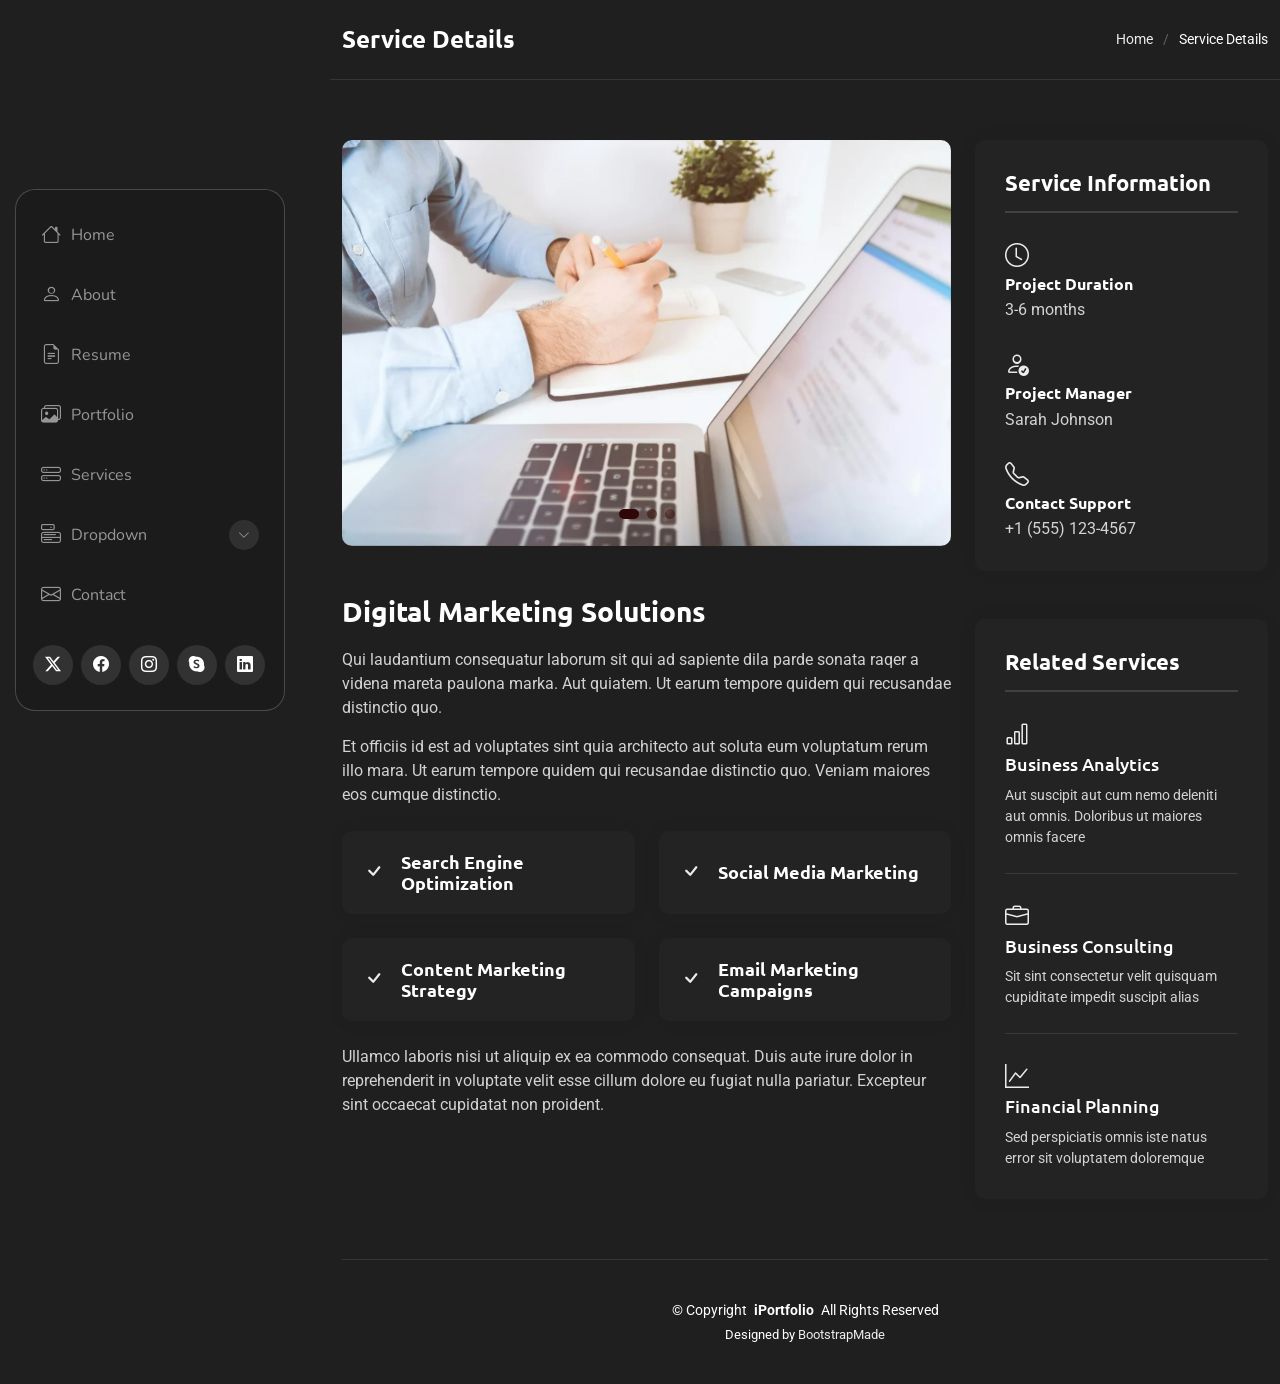
<file: service-details.html>
<!DOCTYPE html>
<html lang="en">

<head>
  <meta charset="utf-8">
  <meta content="width=device-width, initial-scale=1.0" name="viewport">
  <title>Service Details - SnapFolio Bootstrap Template</title>
  <meta name="description" content="">
  <meta name="keywords" content="">

  <!-- Favicons -->
  <link href="assets/img/favicon.png" rel="icon">
  <link href="assets/img/apple-touch-icon.png" rel="apple-touch-icon">

  <!-- Fonts -->
  <link href="https://fonts.googleapis.com" rel="preconnect">
  <link href="https://fonts.gstatic.com" rel="preconnect" crossorigin>
  <link href="https://fonts.googleapis.com/css2?family=Roboto:ital,wght@0,100;0,300;0,400;0,500;0,700;0,900;1,100;1,300;1,400;1,500;1,700;1,900&family=Ubuntu:ital,wght@0,300;0,400;0,500;0,700;1,300;1,400;1,500;1,700&family=Nunito:ital,wght@0,200;0,300;0,400;0,500;0,600;0,700;0,800;0,900;1,200;1,300;1,400;1,500;1,600;1,700;1,800;1,900&display=swap" rel="stylesheet">

  <!-- Vendor CSS Files -->
  <link href="assets/vendor/bootstrap/css/bootstrap.min.css" rel="stylesheet">
  <link href="assets/vendor/bootstrap-icons/bootstrap-icons.css" rel="stylesheet">
  <link href="assets/vendor/aos/aos.css" rel="stylesheet">
  <link href="assets/vendor/glightbox/css/glightbox.min.css" rel="stylesheet">
  <link href="assets/vendor/swiper/swiper-bundle.min.css" rel="stylesheet">

  <!-- Main CSS File -->
  <link href="assets/css/main.css" rel="stylesheet">

  <!-- =======================================================
  * Template Name: SnapFolio
  * Template URL: https://bootstrapmade.com/snapfolio-bootstrap-portfolio-template/
  * Updated: Jul 21 2025 with Bootstrap v5.3.7
  * Author: BootstrapMade.com
  * License: https://bootstrapmade.com/license/
  ======================================================== -->
</head>

<body class="service-details-page">

  <header id="header" class="header dark-background d-flex flex-column justify-content-center">
    <i class="header-toggle d-xl-none bi bi-list"></i>

    <div class="header-container d-flex flex-column align-items-start">
      <nav id="navmenu" class="navmenu">
        <ul>
          <li><a href="#hero"><i class="bi bi-house navicon"></i>Home</a></li>
          <li><a href="#about"><i class="bi bi-person navicon"></i> About</a></li>
          <li><a href="#resume"><i class="bi bi-file-earmark-text navicon"></i> Resume</a></li>
          <li><a href="#portfolio"><i class="bi bi-images navicon"></i> Portfolio</a></li>
          <li><a href="#services"><i class="bi bi-hdd-stack navicon"></i> Services</a></li>
          <li class="dropdown"><a href="#"><i class="bi bi-menu-button navicon"></i> <span>Dropdown</span> <i class="bi bi-chevron-down toggle-dropdown"></i></a>
            <ul>
              <li><a href="#">Dropdown 1</a></li>
              <li class="dropdown"><a href="#"><span>Deep Dropdown</span> <i class="bi bi-chevron-down toggle-dropdown"></i></a>
                <ul>
                  <li><a href="#">Deep Dropdown 1</a></li>
                  <li><a href="#">Deep Dropdown 2</a></li>
                  <li><a href="#">Deep Dropdown 3</a></li>
                  <li><a href="#">Deep Dropdown 4</a></li>
                  <li><a href="#">Deep Dropdown 5</a></li>
                </ul>
              </li>
              <li><a href="#">Dropdown 2</a></li>
              <li><a href="#">Dropdown 3</a></li>
              <li><a href="#">Dropdown 4</a></li>
            </ul>
          </li>
          <li><a href="#contact"><i class="bi bi-envelope navicon"></i> Contact</a></li>
        </ul>
      </nav>

      <div class="social-links text-center">
        <a href="#" class="twitter"><i class="bi bi-twitter-x"></i></a>
        <a href="#" class="facebook"><i class="bi bi-facebook"></i></a>
        <a href="#" class="instagram"><i class="bi bi-instagram"></i></a>
        <a href="#" class="google-plus"><i class="bi bi-skype"></i></a>
        <a href="#" class="linkedin"><i class="bi bi-linkedin"></i></a>
      </div>

    </div>

  </header>

  <main class="main">

    <!-- Page Title -->
    <div class="page-title dark-background">
      <div class="container d-lg-flex justify-content-between align-items-center">
        <h1 class="mb-2 mb-lg-0">Service Details</h1>
        <nav class="breadcrumbs">
          <ol>
            <li><a href="index.html">Home</a></li>
            <li class="current">Service Details</li>
          </ol>
        </nav>
      </div>
    </div><!-- End Page Title -->

    <!-- Service Details Section -->
    <section id="service-details" class="service-details section">

      <div class="container" data-aos="fade-up" data-aos-delay="100">

        <div class="row gy-4">

          <div class="col-lg-8">
            <div class="service-details-slider swiper init-swiper">
              <script type="application/json" class="swiper-config">
                {
                  "loop": true,
                  "speed": 600,
                  "autoplay": {
                    "delay": 5000
                  },
                  "slidesPerView": 1,
                  "pagination": {
                    "el": ".swiper-pagination",
                    "type": "bullets",
                    "clickable": true
                  }
                }
              </script>
              <div class="swiper-wrapper align-items-center">
                <div class="swiper-slide">
                  <img src="assets/img/services/services-1.webp" alt="" class="img-fluid" loading="lazy">
                </div>
                <div class="swiper-slide">
                  <img src="assets/img/services/services-2.webp" alt="" class="img-fluid" loading="lazy">
                </div>
                <div class="swiper-slide">
                  <img src="assets/img/services/services-3.webp" alt="" class="img-fluid" loading="lazy">
                </div>
              </div>
              <div class="swiper-pagination"></div>
            </div>

            <div class="content mt-5">
              <h3>Digital Marketing Solutions</h3>
              <p>
                Qui laudantium consequatur laborum sit qui ad sapiente dila parde sonata raqer a videna mareta paulona marka. Aut quiatem. Ut earum tempore quidem qui recusandae distinctio quo.
              </p>
              <p>
                Et officiis id est ad voluptates sint quia architecto aut soluta eum voluptatum rerum illo mara. Ut earum tempore quidem qui recusandae distinctio quo. Veniam maiores eos cumque distinctio.
              </p>

              <div class="features mt-4">
                <div class="row gy-4">
                  <div class="col-md-6" data-aos="fade-up" data-aos-delay="100">
                    <div class="feature-box d-flex align-items-center">
                      <i class="bi bi-check"></i>
                      <h4>Search Engine Optimization</h4>
                    </div>
                  </div>
                  <div class="col-md-6" data-aos="fade-up" data-aos-delay="200">
                    <div class="feature-box d-flex align-items-center">
                      <i class="bi bi-check"></i>
                      <h4>Social Media Marketing</h4>
                    </div>
                  </div>
                  <div class="col-md-6" data-aos="fade-up" data-aos-delay="300">
                    <div class="feature-box d-flex align-items-center">
                      <i class="bi bi-check"></i>
                      <h4>Content Marketing Strategy</h4>
                    </div>
                  </div>
                  <div class="col-md-6" data-aos="fade-up" data-aos-delay="400">
                    <div class="feature-box d-flex align-items-center">
                      <i class="bi bi-check"></i>
                      <h4>Email Marketing Campaigns</h4>
                    </div>
                  </div>
                </div>
              </div>

              <p class="mt-4">
                Ullamco laboris nisi ut aliquip ex ea commodo consequat. Duis aute irure dolor in reprehenderit in voluptate velit esse cillum dolore eu fugiat nulla pariatur. Excepteur sint occaecat cupidatat non proident.
              </p>
            </div>
          </div>

          <div class="col-lg-4">
            <div class="service-info">
              <h4>Service Information</h4>
              <div class="info-item">
                <i class="bi bi-clock"></i>
                <h5>Project Duration</h5>
                <p>3-6 months</p>
              </div>
              <div class="info-item">
                <i class="bi bi-person-check"></i>
                <h5>Project Manager</h5>
                <p>Sarah Johnson</p>
              </div>
              <div class="info-item">
                <i class="bi bi-telephone"></i>
                <h5>Contact Support</h5>
                <p>+1 (555) 123-4567</p>
              </div>
            </div>

            <div class="related-services mt-5">
              <h4>Related Services</h4>
              <div class="service-item">
                <i class="bi bi-bar-chart"></i>
                <h5><a href="#">Business Analytics</a></h5>
                <p>Aut suscipit aut cum nemo deleniti aut omnis. Doloribus ut maiores omnis facere</p>
              </div>
              <div class="service-item">
                <i class="bi bi-briefcase"></i>
                <h5><a href="#">Business Consulting</a></h5>
                <p>Sit sint consectetur velit quisquam cupiditate impedit suscipit alias</p>
              </div>
              <div class="service-item">
                <i class="bi bi-graph-up"></i>
                <h5><a href="#">Financial Planning</a></h5>
                <p>Sed perspiciatis omnis iste natus error sit voluptatem doloremque</p>
              </div>
            </div>
          </div>

        </div>

      </div>

    </section><!-- /Service Details Section -->

  </main>

  <footer id="footer" class="footer position-relative">

    <div class="container">
      <div class="copyright text-center ">
        <p>© <span>Copyright</span> <strong class="px-1 sitename">iPortfolio</strong> <span>All Rights Reserved</span></p>
      </div>
      <div class="credits">
        <!-- All the links in the footer should remain intact. -->
        <!-- You can delete the links only if you've purchased the pro version. -->
        <!-- Licensing information: https://bootstrapmade.com/license/ -->
        <!-- Purchase the pro version with working PHP/AJAX contact form: [buy-url] -->
        Designed by <a href="https://bootstrapmade.com/">BootstrapMade</a>
      </div>
    </div>

  </footer>

  <!-- Scroll Top -->
  <a href="#" id="scroll-top" class="scroll-top d-flex align-items-center justify-content-center"><i class="bi bi-arrow-up-short"></i></a>

  <!-- Preloader -->
  <div id="preloader"></div>

  <!-- Vendor JS Files -->
  <script src="assets/vendor/bootstrap/js/bootstrap.bundle.min.js"></script>
  <script src="assets/vendor/php-email-form/validate.js"></script>
  <script src="assets/vendor/aos/aos.js"></script>
  <script src="assets/vendor/typed.js/typed.umd.js"></script>
  <script src="assets/vendor/purecounter/purecounter_vanilla.js"></script>
  <script src="assets/vendor/waypoints/noframework.waypoints.js"></script>
  <script src="assets/vendor/isotope-layout/isotope.pkgd.min.js"></script>
  <script src="assets/vendor/imagesloaded/imagesloaded.pkgd.min.js"></script>
  <script src="assets/vendor/glightbox/js/glightbox.min.js"></script>
  <script src="assets/vendor/swiper/swiper-bundle.min.js"></script>

  <!-- Main JS File -->
  <script src="assets/js/main.js"></script>

</body>

</html>
</file>
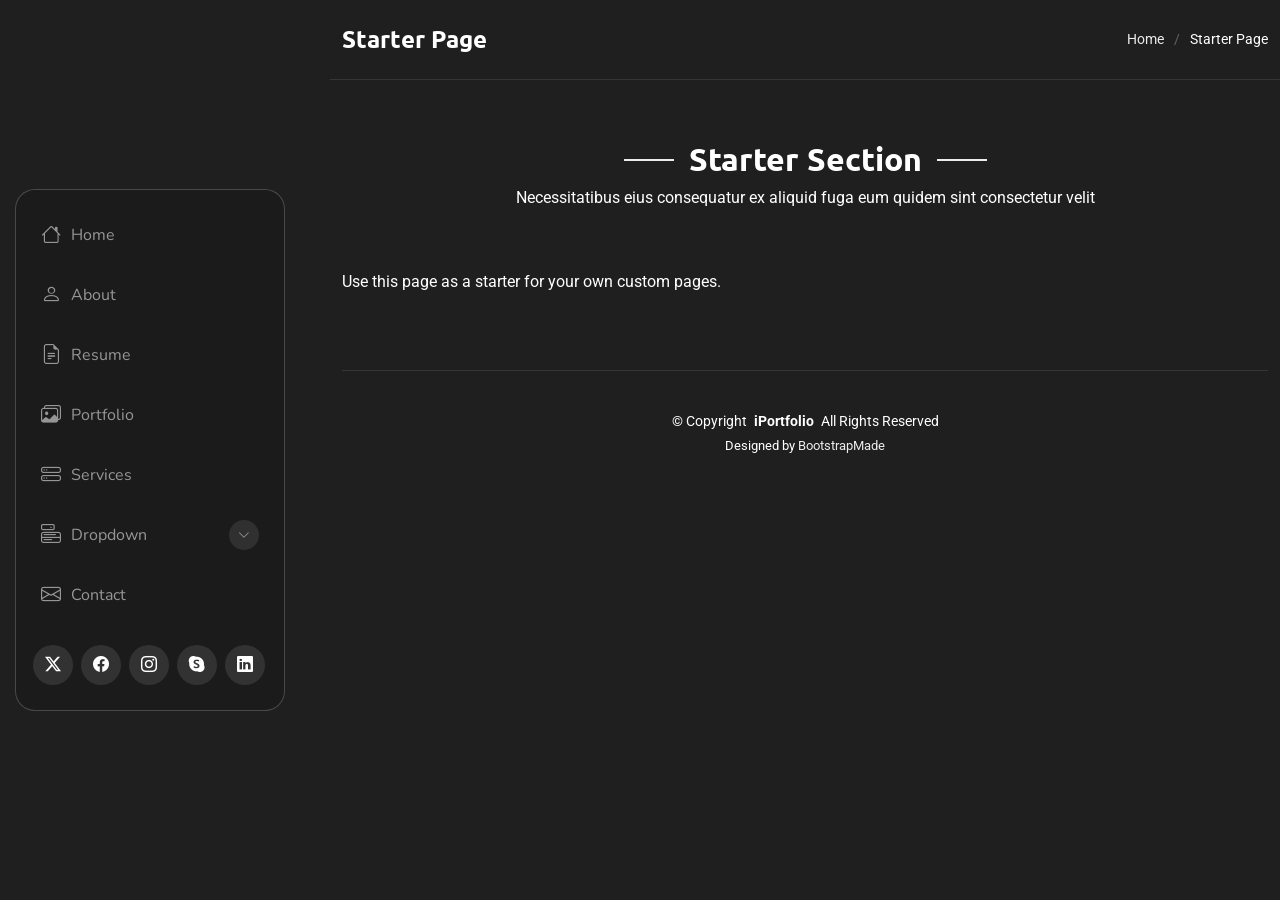
<file: starter-page.html>
<!DOCTYPE html>
<html lang="en">

<head>
  <meta charset="utf-8">
  <meta content="width=device-width, initial-scale=1.0" name="viewport">
  <title>Starter Page - SnapFolio Bootstrap Template</title>
  <meta name="description" content="">
  <meta name="keywords" content="">

  <!-- Favicons -->
  <link href="assets/img/favicon.png" rel="icon">
  <link href="assets/img/apple-touch-icon.png" rel="apple-touch-icon">

  <!-- Fonts -->
  <link href="https://fonts.googleapis.com" rel="preconnect">
  <link href="https://fonts.gstatic.com" rel="preconnect" crossorigin>
  <link href="https://fonts.googleapis.com/css2?family=Roboto:ital,wght@0,100;0,300;0,400;0,500;0,700;0,900;1,100;1,300;1,400;1,500;1,700;1,900&family=Ubuntu:ital,wght@0,300;0,400;0,500;0,700;1,300;1,400;1,500;1,700&family=Nunito:ital,wght@0,200;0,300;0,400;0,500;0,600;0,700;0,800;0,900;1,200;1,300;1,400;1,500;1,600;1,700;1,800;1,900&display=swap" rel="stylesheet">

  <!-- Vendor CSS Files -->
  <link href="assets/vendor/bootstrap/css/bootstrap.min.css" rel="stylesheet">
  <link href="assets/vendor/bootstrap-icons/bootstrap-icons.css" rel="stylesheet">
  <link href="assets/vendor/aos/aos.css" rel="stylesheet">
  <link href="assets/vendor/glightbox/css/glightbox.min.css" rel="stylesheet">
  <link href="assets/vendor/swiper/swiper-bundle.min.css" rel="stylesheet">

  <!-- Main CSS File -->
  <link href="assets/css/main.css" rel="stylesheet">

  <!-- =======================================================
  * Template Name: SnapFolio
  * Template URL: https://bootstrapmade.com/snapfolio-bootstrap-portfolio-template/
  * Updated: Jul 21 2025 with Bootstrap v5.3.7
  * Author: BootstrapMade.com
  * License: https://bootstrapmade.com/license/
  ======================================================== -->
</head>

<body class="starter-page-page">

  <header id="header" class="header dark-background d-flex flex-column justify-content-center">
    <i class="header-toggle d-xl-none bi bi-list"></i>

    <div class="header-container d-flex flex-column align-items-start">
      <nav id="navmenu" class="navmenu">
        <ul>
          <li><a href="#hero"><i class="bi bi-house navicon"></i>Home</a></li>
          <li><a href="#about"><i class="bi bi-person navicon"></i> About</a></li>
          <li><a href="#resume"><i class="bi bi-file-earmark-text navicon"></i> Resume</a></li>
          <li><a href="#portfolio"><i class="bi bi-images navicon"></i> Portfolio</a></li>
          <li><a href="#services"><i class="bi bi-hdd-stack navicon"></i> Services</a></li>
          <li class="dropdown"><a href="#"><i class="bi bi-menu-button navicon"></i> <span>Dropdown</span> <i class="bi bi-chevron-down toggle-dropdown"></i></a>
            <ul>
              <li><a href="#">Dropdown 1</a></li>
              <li class="dropdown"><a href="#"><span>Deep Dropdown</span> <i class="bi bi-chevron-down toggle-dropdown"></i></a>
                <ul>
                  <li><a href="#">Deep Dropdown 1</a></li>
                  <li><a href="#">Deep Dropdown 2</a></li>
                  <li><a href="#">Deep Dropdown 3</a></li>
                  <li><a href="#">Deep Dropdown 4</a></li>
                  <li><a href="#">Deep Dropdown 5</a></li>
                </ul>
              </li>
              <li><a href="#">Dropdown 2</a></li>
              <li><a href="#">Dropdown 3</a></li>
              <li><a href="#">Dropdown 4</a></li>
            </ul>
          </li>
          <li><a href="#contact"><i class="bi bi-envelope navicon"></i> Contact</a></li>
        </ul>
      </nav>

      <div class="social-links text-center">
        <a href="#" class="twitter"><i class="bi bi-twitter-x"></i></a>
        <a href="#" class="facebook"><i class="bi bi-facebook"></i></a>
        <a href="#" class="instagram"><i class="bi bi-instagram"></i></a>
        <a href="#" class="google-plus"><i class="bi bi-skype"></i></a>
        <a href="#" class="linkedin"><i class="bi bi-linkedin"></i></a>
      </div>

    </div>

  </header>

  <main class="main">

    <!-- Page Title -->
    <div class="page-title dark-background">
      <div class="container d-lg-flex justify-content-between align-items-center">
        <h1 class="mb-2 mb-lg-0">Starter Page</h1>
        <nav class="breadcrumbs">
          <ol>
            <li><a href="index.html">Home</a></li>
            <li class="current">Starter Page</li>
          </ol>
        </nav>
      </div>
    </div><!-- End Page Title -->

    <!-- Starter Section Section -->
    <section id="starter-section" class="starter-section section">

      <!-- Section Title -->
      <div class="container section-title" data-aos="fade-up">
        <h2>Starter Section</h2>
        <p>Necessitatibus eius consequatur ex aliquid fuga eum quidem sint consectetur velit</p>
      </div><!-- End Section Title -->

      <div class="container" data-aos="fade-up">
        <p>Use this page as a starter for your own custom pages.</p>
      </div>

    </section><!-- /Starter Section Section -->

  </main>

  <footer id="footer" class="footer position-relative">

    <div class="container">
      <div class="copyright text-center ">
        <p>© <span>Copyright</span> <strong class="px-1 sitename">iPortfolio</strong> <span>All Rights Reserved</span></p>
      </div>
      <div class="credits">
        <!-- All the links in the footer should remain intact. -->
        <!-- You can delete the links only if you've purchased the pro version. -->
        <!-- Licensing information: https://bootstrapmade.com/license/ -->
        <!-- Purchase the pro version with working PHP/AJAX contact form: [buy-url] -->
        Designed by <a href="https://bootstrapmade.com/">BootstrapMade</a>
      </div>
    </div>

  </footer>

  <!-- Scroll Top -->
  <a href="#" id="scroll-top" class="scroll-top d-flex align-items-center justify-content-center"><i class="bi bi-arrow-up-short"></i></a>

  <!-- Preloader -->
  <div id="preloader"></div>

  <!-- Vendor JS Files -->
  <script src="assets/vendor/bootstrap/js/bootstrap.bundle.min.js"></script>
  <script src="assets/vendor/php-email-form/validate.js"></script>
  <script src="assets/vendor/aos/aos.js"></script>
  <script src="assets/vendor/typed.js/typed.umd.js"></script>
  <script src="assets/vendor/purecounter/purecounter_vanilla.js"></script>
  <script src="assets/vendor/waypoints/noframework.waypoints.js"></script>
  <script src="assets/vendor/isotope-layout/isotope.pkgd.min.js"></script>
  <script src="assets/vendor/imagesloaded/imagesloaded.pkgd.min.js"></script>
  <script src="assets/vendor/glightbox/js/glightbox.min.js"></script>
  <script src="assets/vendor/swiper/swiper-bundle.min.js"></script>

  <!-- Main JS File -->
  <script src="assets/js/main.js"></script>

</body>

</html>
</file>
<file: assets/css/main.css>
/**
* Template Name: SnapFolio
* Template URL: https://bootstrapmade.com/snapfolio-bootstrap-portfolio-template/
* Updated: Jul 21 2025 with Bootstrap v5.3.7
* Author: BootstrapMade.com
* License: https://bootstrapmade.com/license/
*/

/*--------------------------------------------------------------
# Font & Color Variables
# Help: https://bootstrapmade.com/color-system/
--------------------------------------------------------------*/
/* Fonts */
:root {
  --default-font: "Roboto",  system-ui, -apple-system, "Segoe UI", Roboto, "Helvetica Neue", Arial, "Noto Sans", "Liberation Sans", sans-serif, "Apple Color Emoji", "Segoe UI Emoji", "Segoe UI Symbol", "Noto Color Emoji";
  --heading-font: "Ubuntu",  sans-serif;
  --nav-font: "Nunito",  sans-serif;
}

/* Global Colors - The following color variables are used throughout the website. Updating them here will change the color scheme of the entire website */
:root { 
  --background-color: #1f1f1f; /* Background color for the entire website, including individual sections */
  --default-color: #ffffff; /* Default color used for the majority of the text content across the entire website */
  --heading-color: #ffffff; /* Color for headings, subheadings and title throughout the website */
  --accent-color: #ececec; /* Accent color that represents your brand on the website. It's used for buttons, links, and other elements that need to stand out */
  --surface-color: #232323; /* The surface color is used as a background of boxed elements within sections, such as cards, icon boxes, or other elements that require a visual separation from the global background. */
  --contrast-color: #310606; /* Contrast color for text, ensuring readability against backgrounds of accent, heading, or default colors. */
}

/* Nav Menu Colors - The following color variables are used specifically for the navigation menu. They are separate from the global colors to allow for more customization options */
:root {
  --nav-color: rgba(236, 236, 236, 0.59);  /* The default color of the main navmenu links */
  --nav-hover-color: #ffffff; /* Applied to main navmenu links when they are hovered over or active */
  --nav-mobile-background-color: #393939; /* Used as the background color for mobile navigation menu */
  --nav-dropdown-background-color: #393939; /* Used as the background color for dropdown items that appear when hovering over primary navigation items */
  --nav-dropdown-color: #ffffff; /* Used for navigation links of the dropdown items in the navigation menu. */
  --nav-dropdown-hover-color: #ececec; /* Similar to --nav-hover-color, this color is applied to dropdown navigation links when they are hovered over. */
}

/* Color Presets - These classes override global colors when applied to any section or element, providing reuse of the sam color scheme. */

.light-background {
  --background-color: #2c2c2c;
  --surface-color: #323232;
}

.dark-background {
  --background-color: #040b14;
  --default-color: #ffffff;
  --heading-color: #ffffff;
  --surface-color: #151f2b;
  --contrast-color: #ffffff;
}

/* Smooth scroll */
:root {
  scroll-behavior: smooth;
}

/*--------------------------------------------------------------
# General Styling & Shared Classes
--------------------------------------------------------------*/
body {
  color: var(--default-color);
  background-color: var(--background-color);
  font-family: var(--default-font);
}

a {
  color: var(--accent-color);
  text-decoration: none;
  transition: 0.3s;
}

a:hover {
  color: color-mix(in srgb, var(--accent-color), transparent 25%);
  text-decoration: none;
}

h1,
h2,
h3,
h4,
h5,
h6 {
  color: var(--heading-color);
  font-family: var(--heading-font);
}

/* PHP Email Form Messages
------------------------------*/
.php-email-form .error-message {
  display: none;
  background: #df1529;
  color: #ffffff;
  text-align: left;
  padding: 15px;
  margin-bottom: 24px;
  font-weight: 600;
}

.php-email-form .sent-message {
  display: none;
  color: #ffffff;
  background: #059652;
  text-align: center;
  padding: 15px;
  margin-bottom: 24px;
  font-weight: 600;
}

.php-email-form .loading {
  display: none;
  background: var(--surface-color);
  text-align: center;
  padding: 15px;
  margin-bottom: 24px;
}

.php-email-form .loading:before {
  content: "";
  display: inline-block;
  border-radius: 50%;
  width: 24px;
  height: 24px;
  margin: 0 10px -6px 0;
  border: 3px solid var(--accent-color);
  border-top-color: var(--surface-color);
  animation: php-email-form-loading 1s linear infinite;
}

@keyframes php-email-form-loading {
  0% {
    transform: rotate(0deg);
  }

  100% {
    transform: rotate(360deg);
  }
}

/*--------------------------------------------------------------
# Global Header
--------------------------------------------------------------*/
.header {
  --background-color: #1b1b1b;
  --contrast-color: #444444;
  color: var(--default-color);
  position: fixed;
  top: 0;
  left: 0;
  bottom: 0;
  padding: 0 15px;
  width: 300px;
  transition: all ease-in-out 0.3s;
  overflow-y: auto;
  z-index: 997;
}

.header .header-container {
  border-radius: 20px;
  padding: 15px;
  background-color: var(--background-color);
  border: 1px solid color-mix(in srgb, var(--default-color), transparent 80%);
}

.header .social-links {
  margin: 0 0 10px 0;
}

.header .social-links a {
  font-size: 16px;
  display: inline-flex;
  align-items: center;
  justify-content: center;
  background: color-mix(in srgb, var(--default-color), transparent 90%);
  color: var(--default-color);
  margin: 0 2px;
  border-radius: 50%;
  text-align: center;
  width: 40px;
  height: 40px;
  transition: 0.3s;
}

.header .social-links a:hover {
  color: var(--contrast-color);
  background: var(--accent-color);
}

@media (min-width: 1200px) {

  .header~main,
  .header~#footer {
    margin-left: 330px;
  }
}

@media (max-width: 1199px) {
  .header {
    left: -100%;
  }
}

.header.header-show {
  left: 0;
}

.header .header-toggle {
  color: var(--contrast-color);
  background-color: var(--accent-color);
  font-size: 22px;
  display: flex;
  align-items: center;
  justify-content: center;
  width: 40px;
  height: 40px;
  border-radius: 50%;
  cursor: pointer;
  position: fixed;
  top: 15px;
  right: 15px;
  z-index: 9999;
  transition: background-color 0.3s;
}

.header .header-toggle:hover {
  color: var(--contrast-color);
  background-color: color-mix(in srgb, var(--accent-color) 90%, white 15%);
}

/*--------------------------------------------------------------
# Navigation Menu
--------------------------------------------------------------*/
.mobile-nav-toggle {
  display: none;
}

.navmenu {
  padding: 0;
  z-index: 9997;
  width: 100%;
}

.navmenu ul {
  list-style: none;
  padding: 0 0 20px 0;
  margin: 0;
}

.navmenu a,
.navmenu a:focus {
  color: var(--nav-color);
  padding: 15px 10px;
  font-family: var(--nav-font);
  font-size: 16px;
  font-weight: 400;
  display: flex;
  align-items: center;
  white-space: nowrap;
  transition: 0.3s;
  width: 100%;
}

.navmenu a .navicon,
.navmenu a:focus .navicon {
  font-size: 20px;
  margin-right: 10px;
}

.navmenu a .toggle-dropdown,
.navmenu a:focus .toggle-dropdown {
  font-size: 12px;
  line-height: 0;
  margin-left: auto;
  width: 30px;
  height: 30px;
  display: flex;
  align-items: center;
  justify-content: center;
  border-radius: 50%;
  transition: 0.3s;
  flex-shrink: 0;
  background-color: color-mix(in srgb, var(--accent-color), transparent 90%);
}

.navmenu a .toggle-dropdown:hover,
.navmenu a:focus .toggle-dropdown:hover {
  background-color: var(--accent-color);
  color: var(--contrast-color);
}

.navmenu a:hover,
.navmenu .active,
.navmenu .active:focus {
  color: var(--nav-hover-color);
}

.navmenu a:hover .navicon,
.navmenu .active .navicon,
.navmenu .active:focus .navicon {
  color: var(--accent-color);
}

.navmenu .active .toggle-dropdown,
.navmenu .active:focus .toggle-dropdown {
  background-color: var(--accent-color);
  color: var(--contrast-color);
  transform: rotate(180deg);
}

.navmenu .dropdown {
  display: block;
}

.navmenu .dropdown a,
.navmenu .dropdown a:focus {
  color: --nav-dropdown-color;
}

.navmenu .dropdown a:hover,
.navmenu .dropdown .active,
.navmenu .dropdown .active:focus {
  color: var(--nav-dropdown-hover-color);
}

.navmenu .dropdown ul {
  position: static;
  display: none;
  z-index: 99;
  padding: 5px 10px;
  margin: 5px 10px;
  background-color: var(--nav-dropdown-background-color);
  border: 1px solid color-mix(in srgb, var(--default-color), transparent 90%);
  box-shadow: none;
  transition: all 0.5s ease-in-out;
}

.navmenu .dropdown ul ul {
  background-color: rgba(33, 37, 41, 0.1);
}

.navmenu .dropdown>.dropdown-active {
  display: block;
  background-color: rgba(33, 37, 41, 0.03);
}

/*--------------------------------------------------------------
# Global Footer
--------------------------------------------------------------*/
.footer {
  color: var(--default-color);
  background-color: var(--background-color);
  font-size: 14px;
  padding: 0 0 40px 0;
  position: relative;
}

.footer .copyright {
  padding-top: 40px;
  border-top: 1px solid color-mix(in srgb, var(--default-color), transparent 90%);
}

.footer .copyright p {
  margin-bottom: 0;
}

.footer .credits {
  margin-top: 4px;
  font-size: 13px;
  text-align: center;
}

/*--------------------------------------------------------------
# Preloader
--------------------------------------------------------------*/
#preloader {
  position: fixed;
  inset: 0;
  z-index: 999999;
  overflow: hidden;
  background: var(--background-color);
  transition: all 0.6s ease-out;
}

#preloader:before {
  content: "";
  position: fixed;
  top: calc(50% - 30px);
  left: calc(50% - 30px);
  border: 6px solid #ffffff;
  border-color: var(--accent-color) transparent var(--accent-color) transparent;
  border-radius: 50%;
  width: 60px;
  height: 60px;
  animation: animate-preloader 1.5s linear infinite;
}

@keyframes animate-preloader {
  0% {
    transform: rotate(0deg);
  }

  100% {
    transform: rotate(360deg);
  }
}

/*--------------------------------------------------------------
# Scroll Top Button
--------------------------------------------------------------*/
.scroll-top {
  position: fixed;
  visibility: hidden;
  opacity: 0;
  right: 15px;
  bottom: -15px;
  z-index: 99999;
  background-color: var(--accent-color);
  width: 44px;
  height: 44px;
  border-radius: 50px;
  transition: all 0.4s;
}

.scroll-top i {
  font-size: 24px;
  color: var(--contrast-color);
  line-height: 0;
}

.scroll-top:hover {
  background-color: color-mix(in srgb, var(--accent-color), transparent 20%);
  color: var(--contrast-color);
}

.scroll-top.active {
  visibility: visible;
  opacity: 1;
  bottom: 15px;
}

/*--------------------------------------------------------------
# Disable aos animation delay on mobile devices
--------------------------------------------------------------*/
@media screen and (max-width: 768px) {
  [data-aos-delay] {
    transition-delay: 0 !important;
  }
}

/*--------------------------------------------------------------
# Global Page Titles & Breadcrumbs
--------------------------------------------------------------*/
.page-title {
  color: var(--default-color);
  padding: 25px 0 0 0;
  position: relative;
}

.page-title .container {
  border-bottom: 1px solid color-mix(in srgb, var(--default-color), transparent 90%);
  padding-bottom: 25px;
}

.page-title h1 {
  font-size: 24px;
  font-weight: 700;
}

.page-title .breadcrumbs ol {
  display: flex;
  flex-wrap: wrap;
  list-style: none;
  padding: 0;
  margin: 0;
  font-size: 14px;
  font-weight: 400;
}

.page-title .breadcrumbs ol li+li {
  padding-left: 10px;
}

.page-title .breadcrumbs ol li+li::before {
  content: "/";
  display: inline-block;
  padding-right: 10px;
  color: color-mix(in srgb, var(--default-color), transparent 70%);
}

/*--------------------------------------------------------------
# Global Sections
--------------------------------------------------------------*/
section,
.section {
  color: var(--default-color);
  background-color: var(--background-color);
  padding: 60px 0;
  overflow: clip;
}

/*--------------------------------------------------------------
# Global Section Titles
--------------------------------------------------------------*/
.section-title {
  text-align: center;
  padding-bottom: 60px;
  position: relative;
}

.section-title h2 {
  font-size: 32px;
  font-weight: 700;
  position: relative;
}

.section-title h2:before,
.section-title h2:after {
  content: "";
  width: 50px;
  height: 2px;
  background: var(--accent-color);
  display: inline-block;
}

.section-title h2:before {
  margin: 0 15px 10px 0;
}

.section-title h2:after {
  margin: 0 0 10px 15px;
}

.section-title p {
  margin-bottom: 0;
}

/*--------------------------------------------------------------
# Hero Section
--------------------------------------------------------------*/
.hero {
  min-height: 100vh;
  position: relative;
  overflow: hidden;
  display: flex;
  align-items: center;
}

.hero .background-elements {
  position: absolute;
  top: 0;
  left: 0;
  width: 100%;
  height: 100%;
  z-index: 1;
  overflow: hidden;
}

.hero .background-elements .bg-circle {
  position: absolute;
  border-radius: 50%;
  background: linear-gradient(45deg, color-mix(in srgb, var(--accent-color), transparent 90%), color-mix(in srgb, var(--accent-color), transparent 95%));
  animation: float 6s ease-in-out infinite;
}

.hero .background-elements .bg-circle.circle-1 {
  width: 300px;
  height: 300px;
  top: 10%;
  right: 10%;
  animation-delay: 0s;
}

.hero .background-elements .bg-circle.circle-2 {
  width: 200px;
  height: 200px;
  bottom: 20%;
  left: 5%;
  animation-delay: 2s;
}

.hero .hero-content {
  position: relative;
  width: 100%;
  z-index: 2;
}

.hero .container {
  position: relative;
  z-index: 3;
}

.hero .hero-text h1 {
  font-size: 72px;
  font-weight: 800;
  line-height: 1.1;
  margin-bottom: 15px;
  color: var(--heading-color);
}

.hero .hero-text h1 .accent-text {
  color: var(--accent-color);
  position: relative;
}

.hero .hero-text h1 .accent-text::after {
  content: "";
  position: absolute;
  bottom: -5px;
  left: 0;
  width: 100%;
  height: 3px;
  background: linear-gradient(90deg, var(--accent-color), color-mix(in srgb, var(--accent-color), transparent 50%));
}

.hero .hero-text h2 {
  font-size: 32px;
  font-weight: 600;
  color: var(--heading-color);
  margin-bottom: 10px;
}

.hero .hero-text .lead {
  font-size: 24px;
  margin-bottom: 20px;
  color: var(--default-color);
}

.hero .hero-text .lead span {
  color: var(--accent-color);
  font-weight: 600;
  border-bottom: 2px solid var(--accent-color);
  padding-bottom: 2px;
}

.hero .hero-text .description {
  font-size: 18px;
  line-height: 1.6;
  color: color-mix(in srgb, var(--default-color), transparent 20%);
  margin-bottom: 40px;
  max-width: 500px;
}

.hero .hero-actions {
  display: flex;
  gap: 20px;
  margin-bottom: 40px;
  flex-wrap: wrap;
}

.hero .hero-actions .btn {
  padding: 14px 30px;
  font-size: 16px;
  font-weight: 600;
  border-radius: 50px;
  text-decoration: none;
  transition: all 0.3s ease;
  border: 2px solid;
}

.hero .hero-actions .btn.btn-primary {
  background-color: var(--accent-color);
  color: var(--contrast-color);
  border-color: var(--accent-color);
}

.hero .hero-actions .btn.btn-primary:hover {
  background-color: color-mix(in srgb, var(--accent-color), black 10%);
  transform: translateY(-2px);
  box-shadow: 0 8px 25px color-mix(in srgb, var(--accent-color), transparent 70%);
}

.hero .hero-actions .btn.btn-outline {
  background-color: transparent;
  color: var(--accent-color);
  border-color: var(--accent-color);
}

.hero .hero-actions .btn.btn-outline:hover {
  background-color: var(--accent-color);
  color: var(--contrast-color);
  transform: translateY(-2px);
}

.hero .social-links {
  display: flex;
  gap: 20px;
}

.hero .social-links a {
  width: 50px;
  height: 50px;
  display: flex;
  align-items: center;
  justify-content: center;
  background-color: var(--surface-color);
  color: color-mix(in srgb, var(--default-color), transparent 40%);
  border-radius: 50%;
  font-size: 20px;
  transition: all 0.3s ease;
}

.hero .social-links a:hover {
  color: var(--contrast-color);
  background-color: var(--accent-color);
  transform: translateY(-3px);
  box-shadow: 0 8px 25px color-mix(in srgb, var(--accent-color), transparent 70%);
}

.hero .hero-visual {
  display: flex;
  justify-content: center;
  align-items: center;
  height: 100%;
}

.hero .hero-visual .profile-container {
  position: relative;
  width: 400px;
  height: 400px;
}

.hero .hero-visual .profile-container .profile-background {
  position: absolute;
  top: 15px;
  left: 15px;
  width: 100%;
  height: 100%;
  background: color-mix(in srgb, var(--accent-color), transparent 90%);
  border-radius: 30px;
  z-index: 1;
}

.hero .hero-visual .profile-container .profile-image {
  position: relative;
  width: 100%;
  height: 100%;
  object-fit: cover;
  border-radius: 30px;
  z-index: 2;
}

@keyframes float {

  0%,
  100% {
    transform: translateY(0px);
  }

  50% {
    transform: translateY(-20px);
  }
}

@keyframes floatIcon {

  0%,
  100% {
    transform: translateY(0px) rotate(0deg);
  }

  50% {
    transform: translateY(-10px) rotate(5deg);
  }
}

@media (max-width: 992px) {
  .hero .hero-text {
    text-align: center;
    margin-bottom: 50px;
  }

  .hero .hero-text h1 {
    font-size: 56px;
  }

  .hero .hero-text h2 {
    font-size: 28px;
  }

  .hero .hero-text .lead {
    font-size: 20px;
  }

  .hero .hero-visual .profile-container {
    width: 350px;
    height: 350px;
  }
}

@media (max-width: 768px) {
  .hero .hero-text h1 {
    font-size: 42px;
  }

  .hero .hero-text h2 {
    font-size: 24px;
  }

  .hero .hero-text .lead {
    font-size: 18px;
  }

  .hero .hero-text .description {
    font-size: 16px;
  }

  .hero .hero-actions {
    justify-content: center;
  }

  .hero .hero-actions .btn {
    padding: 12px 25px;
    font-size: 14px;
  }

  .hero .hero-visual .profile-container {
    width: 300px;
    height: 300px;
  }

  .hero .background-elements .bg-circle.circle-1 {
    width: 200px;
    height: 200px;
  }

  .hero .background-elements .bg-circle.circle-2 {
    width: 150px;
    height: 150px;
  }

  .hero .background-elements .bg-circle.circle-3 {
    width: 100px;
    height: 100px;
  }
}

/*--------------------------------------------------------------
# About Section
--------------------------------------------------------------*/
.about .profile-card {
  background: linear-gradient(135deg, var(--surface-color) 0%, color-mix(in srgb, var(--surface-color), var(--accent-color) 5%) 100%);
  border-radius: 2rem;
  padding: 2.5rem;
  text-align: center;
  box-shadow: 0 20px 40px rgba(0, 0, 0, 0.08);
  border: 1px solid color-mix(in srgb, var(--accent-color), transparent 90%);
  position: relative;
  overflow: hidden;
}

.about .profile-card::before {
  content: "";
  position: absolute;
  top: 0;
  left: 0;
  right: 0;
  height: 4px;
  background: linear-gradient(90deg, var(--accent-color), color-mix(in srgb, var(--accent-color), var(--heading-color) 30%));
}

@media (max-width: 991px) {
  .about .profile-card {
    margin-bottom: 3rem;
  }
}

.about .profile-header {
  position: relative;
  margin-bottom: 2rem;
}

.about .profile-header .profile-image {
  width: 160px;
  height: 160px;
  margin: 0 auto 1.5rem;
  border-radius: 50%;
  overflow: hidden;
  border: 4px solid var(--accent-color);
  box-shadow: 0 10px 30px rgba(0, 0, 0, 0.15);
}

.about .profile-header .profile-image img {
  width: 100%;
  height: 100%;
  object-fit: cover;
}

.about .profile-header .profile-badge {
  position: absolute;
  bottom: 20px;
  right: calc(50% - 65px);
  width: 32px;
  height: 32px;
  background-color: var(--accent-color);
  border-radius: 50%;
  display: flex;
  align-items: center;
  justify-content: center;
  border: 3px solid var(--surface-color);
}

.about .profile-header .profile-badge i {
  color: var(--contrast-color);
  font-size: 14px;
}

.about .profile-content h3 {
  font-size: 1.5rem;
  font-weight: 700;
  margin-bottom: 0.5rem;
  color: var(--heading-color);
}

.about .profile-content .profession {
  color: var(--accent-color);
  font-weight: 500;
  margin-bottom: 2rem;
}

.about .contact-links {
  display: flex;
  flex-direction: column;
  gap: 1rem;
}

.about .contact-links .contact-item {
  display: flex;
  align-items: center;
  gap: 0.75rem;
  padding: 0.75rem 1rem;
  background-color: color-mix(in srgb, var(--surface-color), var(--background-color) 50%);
  border-radius: 0.75rem;
  text-decoration: none;
  color: var(--default-color);
  transition: all 0.3s;
  border: 1px solid color-mix(in srgb, var(--default-color), transparent 90%);
}

.about .contact-links .contact-item:hover {
  background-color: var(--accent-color);
  color: var(--contrast-color);
  transform: translateY(-2px);
  box-shadow: 0 5px 20px color-mix(in srgb, var(--accent-color), transparent 70%);
}

.about .contact-links .contact-item i {
  font-size: 1rem;
  width: 18px;
}

.about .about-content {
  padding-left: 3rem;
}

@media (max-width: 991px) {
  .about .about-content {
    padding-left: 0;
  }
}

.about .about-content .section-header {
  margin-bottom: 2rem;
}

.about .about-content .section-header .badge-text {
  display: inline-block;
  background: linear-gradient(135deg, var(--accent-color), color-mix(in srgb, var(--accent-color), var(--heading-color) 20%));
  color: var(--contrast-color);
  padding: 0.5rem 1.5rem;
  border-radius: 2rem;
  font-size: 0.875rem;
  font-weight: 600;
  letter-spacing: 0.5px;
  margin-bottom: 1.5rem;
}

.about .about-content .section-header h2 {
  font-size: 2.25rem;
  font-weight: 700;
  line-height: 1.3;
  margin: 0;
}

@media (max-width: 768px) {
  .about .about-content .section-header h2 {
    font-size: 1.875rem;
  }
}

.about .about-content .description {
  margin-bottom: 2.5rem;
}

.about .about-content .description p {
  font-size: 1.1rem;
  line-height: 1.7;
  color: color-mix(in srgb, var(--default-color), transparent 20%);
  margin-bottom: 1.5rem;
}

.about .about-content .description p:last-child {
  margin-bottom: 0;
}

.about .stats-grid {
  display: grid;
  grid-template-columns: repeat(3, 1fr);
  gap: 2rem;
  margin-bottom: 2.5rem;
  padding: 2rem;
  background-color: var(--surface-color);
  border-radius: 1.5rem;
  box-shadow: 0 10px 30px rgba(0, 0, 0, 0.05);
}

@media (max-width: 768px) {
  .about .stats-grid {
    grid-template-columns: 1fr;
    gap: 1.5rem;
    text-align: center;
  }
}

.about .stats-grid .stat-item {
  text-align: center;
}

.about .stats-grid .stat-item .stat-number {
  font-size: 2rem;
  font-weight: 700;
  color: var(--accent-color);
  display: block;
  margin-bottom: 0.5rem;
}

.about .stats-grid .stat-item .stat-label {
  font-size: 0.875rem;
  color: color-mix(in srgb, var(--default-color), transparent 40%);
  font-weight: 500;
}

.about .details-grid {
  margin-bottom: 2.5rem;
}

.about .details-grid .detail-row {
  display: grid;
  grid-template-columns: 1fr 1fr;
  gap: 2rem;
  margin-bottom: 1.5rem;
}

@media (max-width: 768px) {
  .about .details-grid .detail-row {
    grid-template-columns: 1fr;
    gap: 1rem;
  }
}

.about .details-grid .detail-row:last-child {
  margin-bottom: 0;
}

.about .details-grid .detail-item .detail-label {
  display: block;
  font-size: 0.875rem;
  color: color-mix(in srgb, var(--default-color), transparent 50%);
  margin-bottom: 0.5rem;
  font-weight: 500;
}

.about .details-grid .detail-item .detail-value {
  display: block;
  font-weight: 600;
  color: var(--heading-color);
  font-size: 1rem;
}

.about .cta-section {
  display: flex;
  gap: 1rem;
  flex-wrap: wrap;
}

.about .cta-section .btn {
  padding: 0.875rem 2rem;
  border-radius: 0.75rem;
  font-weight: 600;
  text-decoration: none;
  transition: all 0.3s;
  display: inline-flex;
  align-items: center;
  gap: 0.5rem;
  border: 2px solid transparent;
}

.about .cta-section .btn.btn-primary {
  background-color: var(--accent-color);
  color: var(--contrast-color);
}

.about .cta-section .btn.btn-primary:hover {
  background-color: color-mix(in srgb, var(--accent-color), black 15%);
  transform: translateY(-2px);
  box-shadow: 0 10px 30px color-mix(in srgb, var(--accent-color), transparent 60%);
}

.about .cta-section .btn.btn-outline {
  background-color: transparent;
  color: var(--default-color);
  border-color: color-mix(in srgb, var(--default-color), transparent 70%);
}

.about .cta-section .btn.btn-outline:hover {
  border-color: var(--accent-color);
  transform: translateY(-2px);
}

/*--------------------------------------------------------------
# Stats Section
--------------------------------------------------------------*/
.stats .stats-wrapper {
  display: grid;
  grid-template-columns: repeat(4, 1fr);
  gap: 20px;
}

@media (max-width: 992px) {
  .stats .stats-wrapper {
    grid-template-columns: repeat(2, 1fr);
  }
}

@media (max-width: 576px) {
  .stats .stats-wrapper {
    grid-template-columns: 1fr;
  }
}

.stats .stats-item {
  background: linear-gradient(135deg, color-mix(in srgb, var(--surface-color), transparent 5%), var(--surface-color));
  border-radius: 15px;
  padding: 40px 20px;
  text-align: center;
  position: relative;
  transition: transform 0.3s ease, box-shadow 0.3s ease;
  box-shadow: 0 10px 30px rgba(0, 0, 0, 0.05);
  overflow: hidden;
}

.stats .stats-item:hover {
  transform: translateY(-10px);
  box-shadow: 0 15px 35px rgba(0, 0, 0, 0.1);
}

.stats .stats-item:hover .icon-wrapper {
  transform: scale(1.1);
}

.stats .stats-item:nth-child(1) .icon-wrapper {
  background-color: color-mix(in srgb, var(--accent-color), transparent 85%);
}

.stats .stats-item:nth-child(1) .icon-wrapper i {
  color: color-mix(in srgb, var(--accent-color), transparent 10%);
}

.stats .stats-item:nth-child(2) .icon-wrapper {
  background-color: color-mix(in srgb, #ff7e00, transparent 85%);
}

.stats .stats-item:nth-child(2) .icon-wrapper i {
  color: color-mix(in srgb, #ff7e00, transparent 10%);
}

.stats .stats-item:nth-child(3) .icon-wrapper {
  background-color: color-mix(in srgb, #00c875, transparent 85%);
}

.stats .stats-item:nth-child(3) .icon-wrapper i {
  color: color-mix(in srgb, #00c875, transparent 10%);
}

.stats .stats-item:nth-child(4) .icon-wrapper {
  background-color: color-mix(in srgb, #e83e8c, transparent 85%);
}

.stats .stats-item:nth-child(4) .icon-wrapper i {
  color: color-mix(in srgb, #e83e8c, transparent 10%);
}

.stats .stats-item .icon-wrapper {
  width: 80px;
  height: 80px;
  border-radius: 50%;
  display: flex;
  align-items: center;
  justify-content: center;
  margin: 0 auto 20px;
  transition: transform 0.3s ease;
}

.stats .stats-item .icon-wrapper i {
  font-size: 36px;
}

.stats .stats-item span {
  display: block;
  font-size: 48px;
  font-weight: 700;
  color: var(--heading-color);
  margin-bottom: 10px;
  line-height: 1;
  font-family: var(--heading-font);
}

.stats .stats-item p {
  color: var(--default-color);
  font-size: 18px;
  margin: 0;
  font-weight: 500;
  font-family: var(--heading-font);
  opacity: 0.8;
}

/*--------------------------------------------------------------
# Skills Section
--------------------------------------------------------------*/
.skills .skills-category {
  background-color: var(--surface-color);
  padding: 30px;
  border-radius: 8px;
  box-shadow: 0 0 20px rgba(0, 0, 0, 0.05);
  height: 100%;
  transition: transform 0.3s;
}

.skills .skills-category:hover {
  transform: translateY(-5px);
}

.skills .skills-category h3 {
  font-size: 24px;
  margin-bottom: 25px;
  position: relative;
  padding-bottom: 15px;
}

.skills .skills-category h3:after {
  content: "";
  position: absolute;
  bottom: 0;
  left: 0;
  width: 50px;
  height: 2px;
  background-color: var(--accent-color);
}

.skills .skill-item {
  margin-bottom: 25px;
}

.skills .skill-item:last-child {
  margin-bottom: 0;
}

.skills .skill-item h4 {
  font-size: 16px;
  margin-bottom: 8px;
}

.skills .skill-item .skill-percentage {
  font-size: 14px;
  color: color-mix(in srgb, var(--heading-color), transparent 30%);
}

.skills .skill-item .progress {
  height: 8px;
  background-color: color-mix(in srgb, var(--accent-color), transparent 90%);
  border-radius: 20px;
  overflow: hidden;
  position: relative;
}

.skills .skill-item .progress .progress-bar {
  background-color: var(--accent-color);
  transition: width 1.5s ease-in-out;
  width: 0;
  height: 100%;
  border-radius: 20px;
}

.skills .skill-item .skill-tooltip {
  font-size: 14px;
  color: color-mix(in srgb, var(--default-color), transparent 30%);
  margin-top: 8px;
  opacity: 0;
  transform: translateY(-5px);
  transition: all 0.3s;
}

.skills .skill-item:hover .skill-tooltip {
  opacity: 1;
  transform: translateY(0);
}

.skills .skill-box {
  background-color: var(--surface-color);
  padding: 25px 20px;
  border-radius: 8px;
  text-align: center;
  transition: all 0.3s;
  height: 100%;
  position: relative;
  overflow: hidden;
  box-shadow: 0 0 15px rgba(0, 0, 0, 0.05);
}

.skills .skill-box:hover {
  transform: translateY(-5px);
}

.skills .skill-box:hover i {
  color: var(--accent-color);
  transform: scale(1.1);
}

.skills .skill-box:hover .skill-tooltip {
  opacity: 1;
  transform: translateY(0);
}

.skills .skill-box i {
  font-size: 36px;
  color: color-mix(in srgb, var(--accent-color), transparent 20%);
  margin-bottom: 15px;
  display: inline-block;
  transition: all 0.3s;
}

.skills .skill-box h4 {
  font-size: 18px;
  margin-bottom: 10px;
}

.skills .skill-box .skill-tooltip {
  font-size: 14px;
  color: color-mix(in srgb, var(--default-color), transparent 30%);
  opacity: 0;
  transform: translateY(5px);
  transition: all 0.3s;
}

@media (max-width: 991.98px) {
  .skills .skills-category {
    margin-bottom: 30px;
  }

  .skills .skills-category:last-child {
    margin-bottom: 0;
  }
}

@media (max-width: 767.98px) {
  .skills .skill-box {
    margin-bottom: 20px;
  }

  .skills .skill-box:last-child {
    margin-bottom: 0;
  }
}

/*--------------------------------------------------------------
# Resume Section
--------------------------------------------------------------*/
.resume .resume-side {
  background-color: var(--surface-color);
  padding: 2rem;
  border-radius: 10px;
  box-shadow: 0 0 20px rgba(0, 0, 0, 0.1);
  height: 100%;
}

.resume .resume-side .profile-img {
  text-align: center;
}

.resume .resume-side .profile-img img {
  width: 200px;
  height: 200px;
  object-fit: cover;
  border: 5px solid color-mix(in srgb, var(--accent-color), transparent 85%);
  border-radius: 50%;
}

.resume .resume-side h3 {
  font-size: 1.5rem;
  margin-bottom: 1rem;
  color: var(--heading-color);
  font-weight: 600;
}

.resume .resume-side .contact-info li {
  margin-bottom: 1rem;
  color: var(--default-color);
}

.resume .resume-side .contact-info li i {
  width: 25px;
  color: var(--accent-color);
  margin-right: 0.5rem;
}

.resume .resume-side .skill-item {
  margin-bottom: 1.5rem;
}

.resume .resume-side .skill-item span {
  font-size: 0.9rem;
  color: var(--default-color);
}

.resume .resume-side .skill-item .progress {
  height: 8px;
  background-color: color-mix(in srgb, var(--accent-color), transparent 90%);
  border-radius: 4px;
  margin-top: 0.5rem;
}

.resume .resume-side .skill-item .progress .progress-bar {
  background-color: var(--accent-color);
  width: 0;
  transition: width 1s ease;
}

.resume .resume-section {
  margin-bottom: 3rem;
}

.resume .resume-section h3 {
  font-size: 1.75rem;
  margin-bottom: 1.5rem;
  color: var(--heading-color);
  font-weight: 600;
}

.resume .resume-section h3 i {
  color: var(--accent-color);
}

.resume .resume-section .resume-item {
  padding-left: 1.5rem;
  border-left: 2px solid color-mix(in srgb, var(--accent-color), transparent 80%);
  margin-bottom: 2rem;
  position: relative;
}

.resume .resume-section .resume-item:before {
  content: "";
  position: absolute;
  width: 16px;
  height: 16px;
  border-radius: 50%;
  left: -9px;
  top: 0;
  background: var(--accent-color);
}

.resume .resume-section .resume-item h4 {
  font-size: 1.2rem;
  margin-bottom: 0.5rem;
  color: var(--heading-color);
  font-weight: 600;
}

.resume .resume-section .resume-item h5 {
  font-size: 1rem;
  margin-bottom: 0.5rem;
  color: var(--accent-color);
}

.resume .resume-section .resume-item .company {
  font-size: 0.95rem;
  margin-bottom: 1rem;
  color: var(--heading-color);
}

.resume .resume-section .resume-item .company i {
  margin-right: 0.5rem;
}

.resume .resume-section .resume-item ul {
  padding-left: 1.2rem;
}

.resume .resume-section .resume-item ul li {
  margin-bottom: 0.5rem;
  color: var(--default-color);
}

.resume .resume-section .resume-item p {
  color: var(--default-color);
  margin-bottom: 0;
}

@media (max-width: 991.98px) {
  .resume .resume-side {
    margin-bottom: 2rem;
  }
}

/*--------------------------------------------------------------
# Portfolio Section
--------------------------------------------------------------*/
@media (max-width: 991px) {
  .portfolio .filter-sidebar {
    margin-bottom: 30px;
  }
}

.portfolio .filters-wrapper {
  background-color: color-mix(in srgb, var(--surface-color), var(--default-color) 3%);
  padding: 30px;
  border-radius: 10px;
  box-shadow: 0 5px 25px rgba(0, 0, 0, 0.05);
}

@media (max-width: 991px) {
  .portfolio .filters-wrapper {
    padding: 20px;
  }
}

.portfolio .portfolio-filters {
  padding: 0;
  margin: 0;
  list-style: none;
  display: flex;
  flex-direction: column;
  gap: 10px;
}

@media (max-width: 991px) {
  .portfolio .portfolio-filters {
    flex-direction: row;
    flex-wrap: wrap;
    justify-content: center;
  }
}

.portfolio .portfolio-filters li {
  cursor: pointer;
  padding: 12px 20px;
  font-size: 16px;
  font-weight: 500;
  line-height: 1;
  color: var(--default-color);
  transition: all 0.3s ease-in-out;
  border-radius: 6px;
  background: transparent;
  position: relative;
  border-left: 3px solid transparent;
}

@media (max-width: 991px) {
  .portfolio .portfolio-filters li {
    padding: 8px 16px;
    border: 1px solid color-mix(in srgb, var(--accent-color), transparent 80%);
    border-left-width: 3px;
  }
}

.portfolio .portfolio-filters li:hover {
  color: var(--accent-color);
  background-color: color-mix(in srgb, var(--accent-color), transparent 90%);
  border-left-color: color-mix(in srgb, var(--accent-color), transparent 50%);
}

.portfolio .portfolio-filters li.filter-active {
  color: var(--accent-color);
  background-color: color-mix(in srgb, var(--accent-color), transparent 90%);
  border-left-color: var(--accent-color);
  font-weight: 600;
}

.portfolio .portfolio-wrap {
  transition: 0.4s;
  position: relative;
  overflow: hidden;
  border-radius: 12px;
  box-shadow: 0 5px 20px rgba(0, 0, 0, 0.08);
  height: 100%;
}

.portfolio .portfolio-wrap img {
  transition: transform 0.6s cubic-bezier(0.215, 0.61, 0.355, 1);
  width: 100%;
  height: auto;
}

.portfolio .portfolio-wrap .portfolio-info {
  position: absolute;
  bottom: 0;
  left: 0;
  right: 0;
  padding: 25px;
  background: linear-gradient(to top, rgba(0, 0, 0, 0.8) 0%, rgba(0, 0, 0, 0.4) 60%, rgba(0, 0, 0, 0) 100%);
  z-index: 3;
  transition: all 0.4s cubic-bezier(0.215, 0.61, 0.355, 1);
  transform: translateY(20px);
  opacity: 0;
}

.portfolio .portfolio-wrap .portfolio-info .content {
  transition: all 0.4s cubic-bezier(0.215, 0.61, 0.355, 1);
  transform: translateY(20px);
}

.portfolio .portfolio-wrap .portfolio-info .category {
  display: inline-block;
  color: var(--accent-color);
  font-size: 14px;
  font-weight: 500;
  text-transform: uppercase;
  letter-spacing: 1px;
  margin-bottom: 8px;
}

.portfolio .portfolio-wrap .portfolio-info h4 {
  font-size: 20px;
  color: var(--contrast-color);
  font-weight: 700;
  margin-bottom: 15px;
}

.portfolio .portfolio-wrap .portfolio-info .portfolio-links {
  display: flex;
  gap: 12px;
}

.portfolio .portfolio-wrap .portfolio-info .portfolio-links a {
  color: var(--contrast-color);
  width: 40px;
  height: 40px;
  display: flex;
  align-items: center;
  justify-content: center;
  background-color: color-mix(in srgb, var(--accent-color), transparent 30%);
  border-radius: 50%;
  font-size: 18px;
  transition: 0.3s;
}

.portfolio .portfolio-wrap .portfolio-info .portfolio-links a:hover {
  background-color: var(--accent-color);
  transform: translateY(-3px);
}

.portfolio .portfolio-wrap:hover {
  transform: translateY(-5px);
}

.portfolio .portfolio-wrap:hover img {
  transform: scale(1.08);
}

.portfolio .portfolio-wrap:hover .portfolio-info {
  transform: translateY(0);
  opacity: 1;
}

.portfolio .portfolio-wrap:hover .portfolio-info .content {
  transform: translateY(0);
}

/*--------------------------------------------------------------
# Services Section
--------------------------------------------------------------*/
.services .service-header {
  margin-bottom: 60px;
}

.services .service-header .service-intro .service-heading {
  font-size: 48px;
  margin-bottom: 0;
  font-weight: 700;
  line-height: 1.2;
  color: var(--heading-color);
}

.services .service-header .service-intro .service-heading div {
  display: block;
  position: relative;
}

.services .service-header .service-intro .service-heading span {
  display: block;
  color: var(--accent-color);
}

@media (max-width: 992px) {
  .services .service-header .service-intro .service-heading {
    font-size: 36px;
  }
}

@media (max-width: 768px) {
  .services .service-header .service-intro .service-heading {
    font-size: 30px;
    margin-bottom: 20px;
  }
}

.services .service-header .service-summary p {
  margin-bottom: 25px;
  color: var(--default-color);
}

.services .service-header .service-summary .service-btn {
  display: inline-flex;
  align-items: center;
  padding: 12px 30px;
  background-color: var(--accent-color);
  color: var(--contrast-color);
  border-radius: 4px;
  font-weight: 500;
  transition: all 0.3s ease;
}

.services .service-header .service-summary .service-btn i {
  margin-left: 10px;
  transition: transform 0.3s ease;
}

.services .service-header .service-summary .service-btn:hover {
  background-color: color-mix(in srgb, var(--accent-color), transparent 15%);
  color: var(--contrast-color);
}

.services .service-header .service-summary .service-btn:hover i {
  transform: translateX(5px);
}

@media (max-width: 992px) {
  .services .service-header .service-summary {
    margin-top: 30px;
  }
}

.services .service-card {
  padding: 40px 40px 40px 40px;
  margin-bottom: 30px;
  border: 2px solid color-mix(in srgb, var(--accent-color), transparent 90%);
  transition: all 0.3s ease;
}

.services .service-card .service-icon {
  margin-bottom: 25px;
  background-color: color-mix(in srgb, var(--accent-color), transparent 90%);
  display: inline-flex;
  align-items: center;
  justify-content: center;
  border-radius: 10px;
  width: 64px;
  height: 64px;
}

.services .service-card .service-icon i {
  font-size: 32px;
  color: var(--accent-color);
  transition: all 0.3s ease;
}

.services .service-card h3 {
  font-size: 28px;
  margin-bottom: 15px;
  font-weight: 700;
}

.services .service-card h3 a {
  color: var(--heading-color);
  transition: color 0.3s ease;
}

.services .service-card h3 a span {
  display: block;
}

.services .service-card h3 a:hover {
  color: var(--accent-color);
}

.services .service-card p {
  color: var(--default-color);
  transition: color 0.3s ease;
  margin-bottom: 0;
}

.services .service-card .card-action {
  position: absolute;
  top: 0;
  right: 0;
  width: 80px;
  height: 80px;
  display: flex;
  align-items: center;
  justify-content: center;
  background-color: var(--accent-color);
  opacity: 0;
  visibility: hidden;
  transform: translateY(20px);
  transition: all 0.3s ease;
}

.services .service-card .card-action i {
  font-size: 24px;
  color: var(--contrast-color);
  transition: transform 0.3s ease;
}

.services .service-card .card-action:hover i {
  transform: rotate(45deg);
}

.services .service-card::before {
  content: "";
  position: absolute;
  top: 0;
  left: 0;
  right: 0;
  bottom: 0;
  background-color: var(--surface-color);
  clip-path: polygon(70% 0, 100% 30%, 100% 100%, 0 100%, 0 0);
  z-index: -1;
  opacity: 0;
  visibility: hidden;
  transition: all 0.3s ease;
}

.services .service-card:hover {
  border-color: transparent;
}

.services .service-card:hover::before {
  opacity: 1;
  visibility: visible;
  background-color: color-mix(in srgb, var(--accent-color), transparent 90%);
}

.services .service-card:hover h3 a {
  color: var(--accent-color);
}

.services .service-card:hover h3 a:hover {
  color: var(--accent-color);
}

.services .service-card:hover p {
  color: color-mix(in srgb, var(--default-color), transparent 20%);
}

.services .service-card:hover .card-action {
  opacity: 1;
  visibility: visible;
  transform: translateY(0);
}

.services .service-card:hover .service-icon i {
  transform: scale(1.1);
}

@media (max-width: 768px) {
  .services .service-card {
    padding: 150px 25px 25px;
  }

  .services .service-card h3 {
    font-size: 24px;
  }

  .services .service-card .service-icon {
    position: absolute;
    top: 40px;
    left: 25px;
  }
}

@media (max-width: 768px) {
  .services {
    padding: 70px 0 50px;
  }
}

/*--------------------------------------------------------------
# Testimonials Section
--------------------------------------------------------------*/
.testimonials .testimonial-masonry {
  display: grid;
  grid-template-columns: repeat(3, 1fr);
  gap: 2rem;
  position: relative;
}

.testimonials .testimonial-masonry::before {
  content: "";
  position: absolute;
  width: 100%;
  height: 100%;
  background: radial-gradient(circle at center, color-mix(in srgb, var(--accent-color), transparent 95%), transparent);
  opacity: 0.5;
  z-index: -1;
}

.testimonials .testimonial-item:nth-child(3n-1) {
  margin-top: 3rem;
}

.testimonials .testimonial-item:nth-child(3n) {
  margin-top: 1.5rem;
}

.testimonials .testimonial-item.highlight .testimonial-content {
  background-color: color-mix(in srgb, var(--accent-color), transparent 92%);
  border: 1px solid color-mix(in srgb, var(--accent-color), transparent 70%);
}

.testimonials .testimonial-item.highlight .testimonial-content .quote-pattern {
  background-color: color-mix(in srgb, var(--accent-color), transparent 85%);
}

.testimonials .testimonial-item.highlight .testimonial-content .quote-pattern i {
  color: var(--accent-color);
}

.testimonials .testimonial-content {
  background-color: var(--surface-color);
  border-radius: 20px;
  padding: 2rem;
  position: relative;
  transition: all 0.3s ease;
  border: 1px solid color-mix(in srgb, var(--default-color), transparent 92%);
}

.testimonials .testimonial-content:hover {
  transform: translateY(-5px);
}

.testimonials .testimonial-content p {
  font-size: 1rem;
  line-height: 1.7;
  margin: 1.5rem 0;
  position: relative;
}

.testimonials .quote-pattern {
  position: absolute;
  top: -1.25rem;
  left: 2rem;
  width: 2.5rem;
  height: 2.5rem;
  background-color: var(--surface-color);
  border-radius: 50%;
  display: flex;
  align-items: center;
  justify-content: center;
  border: 1px solid color-mix(in srgb, var(--default-color), transparent 92%);
}

.testimonials .quote-pattern i {
  font-size: 1.25rem;
  color: var(--accent-color);
}

.testimonials .client-info {
  display: flex;
  align-items: center;
  gap: 1rem;
  margin-top: 1.5rem;
  padding-top: 1.5rem;
  border-top: 1px solid color-mix(in srgb, var(--default-color), transparent 92%);
}

.testimonials .client-image {
  width: 50px;
  height: 50px;
  border-radius: 50%;
  overflow: hidden;
  flex-shrink: 0;
}

.testimonials .client-image img {
  width: 100%;
  height: 100%;
  object-fit: cover;
}

.testimonials .client-details h3 {
  font-size: 1.125rem;
  margin-bottom: 0.25rem;
}

.testimonials .client-details .position {
  font-size: 0.875rem;
  color: color-mix(in srgb, var(--heading-color), transparent 40%);
}

@media (max-width: 1199.98px) {
  .testimonials .testimonial-masonry {
    grid-template-columns: repeat(2, 1fr);
    gap: 1.5rem;
  }

  .testimonials .testimonial-item:nth-child(3n-1),
  .testimonials .testimonial-item:nth-child(3n) {
    margin-top: 0;
  }

  .testimonials .testimonial-item:nth-child(even) {
    margin-top: 2rem;
  }
}

@media (max-width: 767.98px) {
  .testimonials .testimonial-masonry {
    grid-template-columns: 1fr;
    gap: 2rem;
  }

  .testimonials .testimonial-item:nth-child(even) {
    margin-top: 0;
  }

  .testimonials .testimonial-content {
    padding: 1.5rem;
  }

  .testimonials .testimonial-content p {
    font-size: 0.9375rem;
    margin: 1.25rem 0;
  }

  .testimonials .quote-pattern {
    width: 2.25rem;
    height: 2.25rem;
    top: -1.125rem;
  }

  .testimonials .quote-pattern i {
    font-size: 1.125rem;
  }

  .testimonials .client-info {
    margin-top: 1.25rem;
    padding-top: 1.25rem;
  }

  .testimonials .client-image {
    width: 45px;
    height: 45px;
  }

  .testimonials .client-details h3 {
    font-size: 1rem;
  }

  .testimonials .client-details .position {
    font-size: 0.8125rem;
  }
}

/*--------------------------------------------------------------
# Contact Section
--------------------------------------------------------------*/
.contact .info-box {
  background-color: var(--accent-color);
  color: var(--contrast-color);
  padding: 3rem;
  border-radius: 1rem;
  height: 100%;
}

.contact .info-box h3 {
  color: var(--contrast-color);
  font-size: 2rem;
  margin-bottom: 1rem;
}

@media (max-width: 767.98px) {
  .contact .info-box h3 {
    font-size: 1.75rem;
  }
}

.contact .info-box p {
  opacity: 0.8;
  margin-bottom: 2rem;
}

.contact .info-box a {
  color: var(--contrast-color);
}

@media (max-width: 992px) {
  .contact .info-box {
    padding: 1.5rem;
  }
}

.contact .info-item {
  display: flex;
  gap: 1.5rem;
  margin-bottom: 2rem;
}

.contact .info-item:last-child {
  margin-bottom: 0;
}

.contact .info-item .icon-box {
  width: 3.5rem;
  height: 3.5rem;
  background-color: color-mix(in srgb, var(--contrast-color), transparent 85%);
  border-radius: 50%;
  display: flex;
  align-items: center;
  justify-content: center;
  flex-shrink: 0;
  transition: 0.3s;
}

.contact .info-item .icon-box i {
  font-size: 1.5rem;
  color: var(--contrast-color);
}

.contact .info-item:hover .icon-box {
  background-color: color-mix(in srgb, var(--contrast-color), transparent 70%);
}

.contact .info-item .content h4 {
  color: var(--contrast-color);
  font-size: 1.25rem;
  margin-bottom: 0.5rem;
  font-weight: 700;
}

.contact .info-item .content p {
  margin-bottom: 0.25rem;
  font-size: 0.95rem;
}

.contact .info-item .content p:last-child {
  margin-bottom: 0;
}

.contact .contact-form {
  background-color: var(--surface-color);
  padding: 3rem;
  border-radius: 1rem;
  height: 100%;
  box-shadow: 0 0 25px rgba(0, 0, 0, 0.05);
}

@media (max-width: 992px) {
  .contact .contact-form {
    padding: 1.5rem;
  }
}

.contact .contact-form h3 {
  font-size: 2rem;
  margin-bottom: 1rem;
}

@media (max-width: 768px) {
  .contact .contact-form h3 {
    font-size: 1.75rem;
  }
}

.contact .contact-form p {
  color: color-mix(in srgb, var(--default-color), transparent 25%);
  margin-bottom: 2rem;
}

.contact .contact-form .form-control,
.contact .contact-form .form-select {
  padding: 0.875rem 1.25rem;
  border-color: color-mix(in srgb, var(--default-color), transparent 90%);
  border-radius: 0.5rem;
  background-color: color-mix(in srgb, var(--surface-color) 90%, white 5%);
  color: var(--default-color);
}

.contact .contact-form .form-control:focus,
.contact .contact-form .form-select:focus {
  box-shadow: none;
  border-color: var(--accent-color);
}

.contact .contact-form .form-control::placeholder,
.contact .contact-form .form-select::placeholder {
  color: color-mix(in srgb, var(--default-color), transparent 50%);
}

.contact .contact-form .btn {
  background-color: var(--accent-color);
  color: var(--contrast-color);
  padding: 1rem 2rem;
  border-radius: 2rem;
  display: inline-flex;
  align-items: center;
  gap: 0.5rem;
  transition: 0.3s;
}

.contact .contact-form .btn i {
  font-size: 1.25rem;
}

.contact .contact-form .btn:hover {
  background-color: color-mix(in srgb, var(--accent-color), var(--contrast-color) 20%);
}

/*--------------------------------------------------------------
# Portfolio Details Section
--------------------------------------------------------------*/
.portfolio-details .portfolio-details-slider {
  position: relative;
  overflow: hidden;
  border-radius: 8px;
  box-shadow: 0 0 30px rgba(var(--default-color), 0.1);
}

.portfolio-details .portfolio-details-slider .swiper-wrapper {
  height: auto !important;
}

.portfolio-details .portfolio-details-slider img {
  aspect-ratio: 16/9;
  object-fit: cover;
}

.portfolio-details .portfolio-details-slider .swiper-pagination {
  position: absolute;
  bottom: 20px;
}

.portfolio-details .portfolio-details-slider .swiper-pagination .swiper-pagination-bullet {
  width: 12px;
  height: 12px;
  background-color: var(--contrast-color);
  opacity: 0.5;
  transition: 0.3s;
}

.portfolio-details .portfolio-details-slider .swiper-pagination .swiper-pagination-bullet.swiper-pagination-bullet-active {
  opacity: 1;
  background-color: var(--accent-color);
}

.portfolio-details .portfolio-info {
  padding: 30px;
  background-color: var(--surface-color);
  border-radius: 8px;
  box-shadow: 0 0 30px rgba(var(--default-color), 0.1);
}

.portfolio-details .portfolio-info h3 {
  font-size: 22px;
  font-weight: 700;
  margin-bottom: 20px;
  padding-bottom: 20px;
  border-bottom: 1px solid color-mix(in srgb, var(--default-color), transparent 90%);
}

.portfolio-details .portfolio-info ul {
  padding: 0;
  list-style: none;
}

.portfolio-details .portfolio-info ul li {
  padding: 10px 0;
  border-bottom: 1px solid color-mix(in srgb, var(--default-color), transparent 90%);
}

.portfolio-details .portfolio-info ul li:last-child {
  border-bottom: 0;
}

.portfolio-details .portfolio-info ul li strong {
  font-weight: 600;
  margin-right: 10px;
  color: var(--heading-color);
}

.portfolio-details .portfolio-info ul li a {
  color: var(--accent-color);
  transition: 0.3s;
}

.portfolio-details .portfolio-info ul li a:hover {
  color: color-mix(in srgb, var(--accent-color), transparent 25%);
  text-decoration: underline;
}

.portfolio-details .portfolio-description h2 {
  font-size: 26px;
  font-weight: 700;
  margin-bottom: 20px;
}

.portfolio-details .portfolio-description p {
  padding: 0;
  margin-bottom: 20px;
  color: color-mix(in srgb, var(--default-color), transparent 20%);
}

.portfolio-details .portfolio-description .features h3 {
  font-size: 22px;
  font-weight: 600;
  margin-bottom: 30px;
}

.portfolio-details .portfolio-description .features .feature-item {
  padding: 30px;
  background-color: var(--surface-color);
  border-radius: 8px;
  height: 100%;
  transition: 0.3s;
  box-shadow: 0 0 30px rgba(var(--default-color), 0.1);
}

.portfolio-details .portfolio-description .features .feature-item:hover {
  transform: translateY(-5px);
}

.portfolio-details .portfolio-description .features .feature-item i {
  font-size: 32px;
  color: var(--accent-color);
  margin-bottom: 20px;
  display: inline-block;
}

.portfolio-details .portfolio-description .features .feature-item h4 {
  font-size: 18px;
  font-weight: 600;
  margin-bottom: 15px;
}

.portfolio-details .portfolio-description .features .feature-item p {
  margin: 0;
  font-size: 15px;
}

@media (max-width: 991px) {
  .portfolio-details .portfolio-info {
    margin-top: 20px;
  }
}

@media (max-width: 768px) {
  .portfolio-details .portfolio-description h2 {
    font-size: 24px;
  }
}

/*--------------------------------------------------------------
# Service Details Section
--------------------------------------------------------------*/
.service-details .service-details-slider {
  position: relative;
  overflow: hidden;
  border-radius: 10px;
  z-index: 1;
}

.service-details .service-details-slider .swiper-wrapper {
  height: auto !important;
}

.service-details .service-details-slider .swiper-pagination {
  position: absolute;
  bottom: 20px;
  left: 0;
  right: 0;
  z-index: 2;
}

.service-details .service-details-slider .swiper-pagination .swiper-pagination-bullet {
  width: 10px;
  height: 10px;
  background-color: var(--contrast-color);
  opacity: 0.5;
  transition: 0.3s;
}

.service-details .service-details-slider .swiper-pagination .swiper-pagination-bullet.swiper-pagination-bullet-active {
  opacity: 1;
  width: 20px;
  border-radius: 5px;
}

.service-details .content h3 {
  font-size: 28px;
  font-weight: 700;
  margin-bottom: 20px;
}

.service-details .content p {
  color: color-mix(in srgb, var(--default-color), transparent 20%);
  margin-bottom: 15px;
}

.service-details .content .features .feature-box {
  padding: 20px;
  background: var(--surface-color);
  border-radius: 10px;
  box-shadow: 0 0 20px rgba(0, 0, 0, 0.05);
  height: 100%;
  transition: 0.3s;
}

.service-details .content .features .feature-box:hover {
  transform: translateY(-5px);
}

.service-details .content .features .feature-box i {
  font-size: 24px;
  color: var(--accent-color);
  margin-right: 15px;
}

.service-details .content .features .feature-box h4 {
  font-size: 18px;
  font-weight: 600;
  margin: 0;
}

.service-details .service-info {
  background: var(--surface-color);
  padding: 30px;
  border-radius: 10px;
  box-shadow: 0 0 20px rgba(0, 0, 0, 0.05);
}

.service-details .service-info h4 {
  font-size: 22px;
  font-weight: 700;
  margin-bottom: 25px;
  padding-bottom: 15px;
  border-bottom: 2px solid color-mix(in srgb, var(--accent-color), transparent 85%);
}

.service-details .service-info .info-item {
  margin-bottom: 25px;
}

.service-details .service-info .info-item:last-child {
  margin-bottom: 0;
}

.service-details .service-info .info-item i {
  font-size: 24px;
  color: var(--accent-color);
  margin-bottom: 10px;
}

.service-details .service-info .info-item h5 {
  font-size: 16px;
  font-weight: 600;
  margin-bottom: 5px;
}

.service-details .service-info .info-item p {
  color: color-mix(in srgb, var(--default-color), transparent 20%);
  margin: 0;
}

.service-details .related-services {
  background: var(--surface-color);
  padding: 30px;
  border-radius: 10px;
  box-shadow: 0 0 20px rgba(0, 0, 0, 0.05);
}

.service-details .related-services h4 {
  font-size: 22px;
  font-weight: 700;
  margin-bottom: 25px;
  padding-bottom: 15px;
  border-bottom: 2px solid color-mix(in srgb, var(--accent-color), transparent 85%);
}

.service-details .related-services .service-item {
  margin-bottom: 25px;
  padding-bottom: 25px;
  border-bottom: 1px solid color-mix(in srgb, var(--default-color), transparent 90%);
}

.service-details .related-services .service-item:last-child {
  margin-bottom: 0;
  padding-bottom: 0;
  border-bottom: none;
}

.service-details .related-services .service-item i {
  font-size: 24px;
  color: var(--accent-color);
  margin-bottom: 10px;
}

.service-details .related-services .service-item h5 {
  font-size: 18px;
  margin-bottom: 10px;
}

.service-details .related-services .service-item h5 a {
  color: var(--heading-color);
  transition: 0.3s;
}

.service-details .related-services .service-item h5 a:hover {
  color: var(--accent-color);
}

.service-details .related-services .service-item p {
  color: color-mix(in srgb, var(--default-color), transparent 20%);
  margin: 0;
  font-size: 14px;
}

@media (max-width: 991px) {

  .service-details .service-info,
  .service-details .related-services {
    margin-top: 30px;
  }
}
</file>
